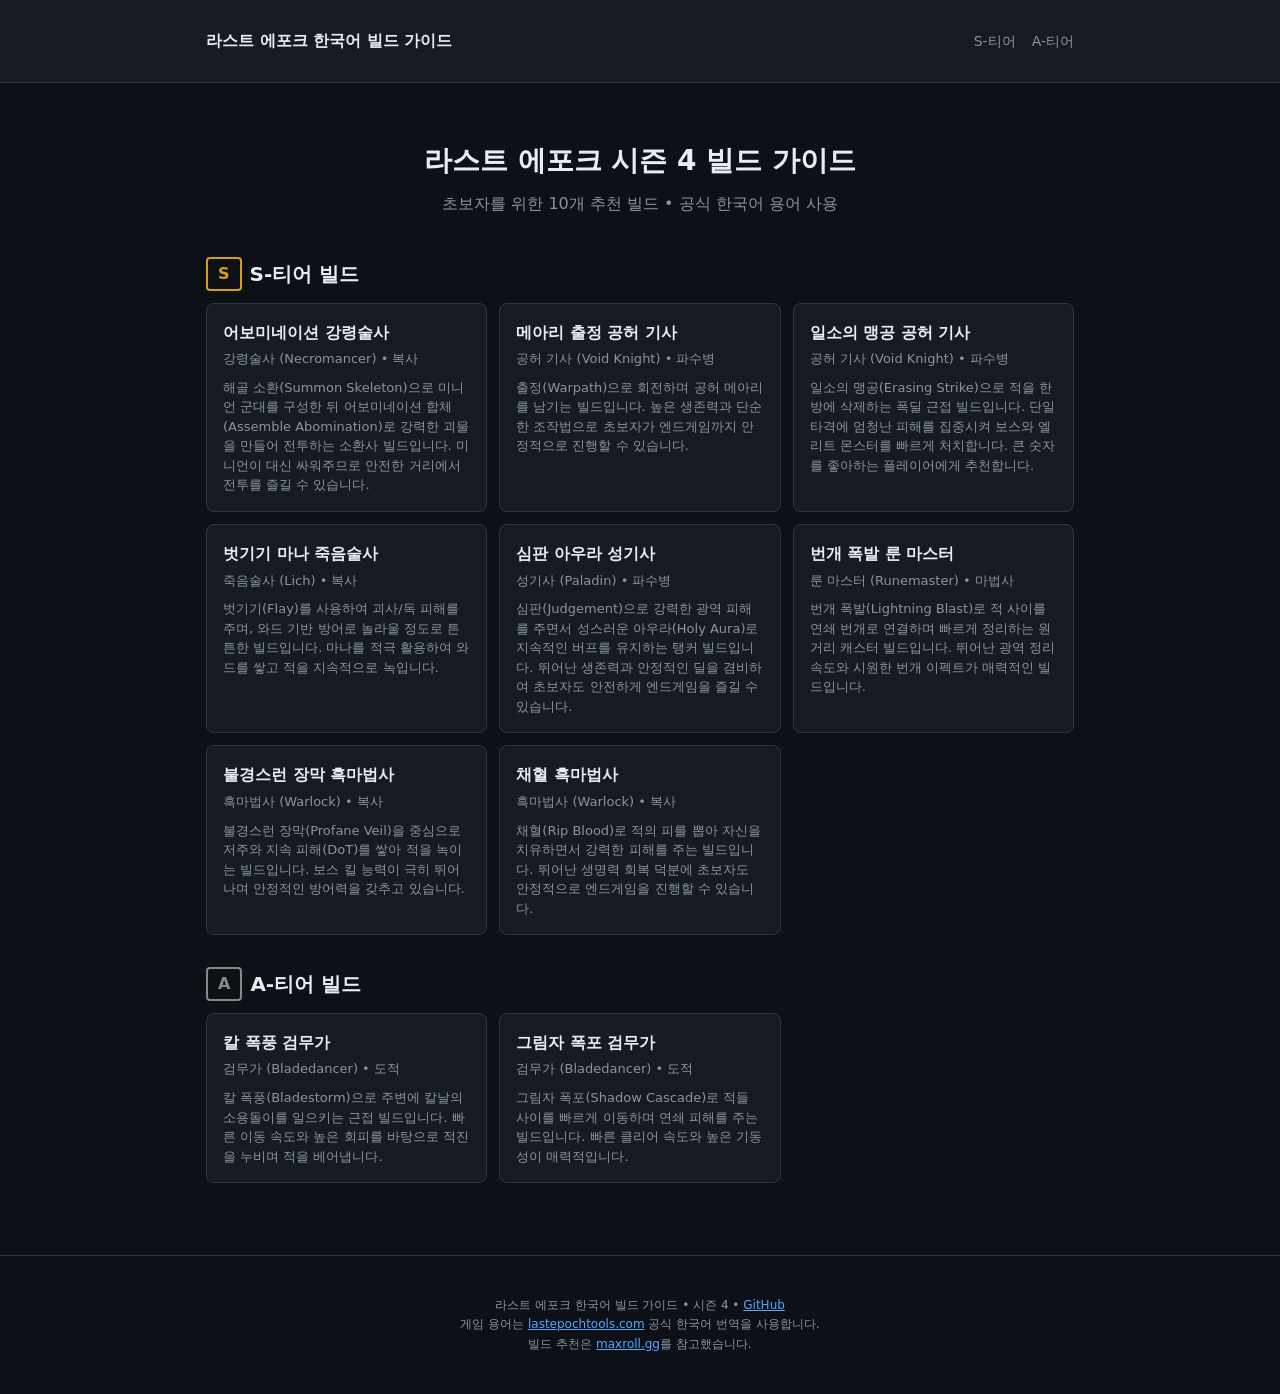
<file: guides/index.html>
<!DOCTYPE html>
<html lang="ko">
<head>
  <meta charset="UTF-8">
  <meta name="viewport" content="width=device-width, initial-scale=1.0">
  <title>라스트 에포크 한국어 빌드 가이드 - 시즌 4</title>
  <meta name="description" content="라스트 에포크 시즌 4 초보자를 위한 한국어 빌드 가이드. S티어, A티어 빌드를 공식 한국어 용어로 설명합니다.">
  <meta property="og:title" content="라스트 에포크 한국어 빌드 가이드 - 시즌 4">
  <meta property="og:description" content="초보자를 위한 10개 빌드 가이드. 공식 한국어 용어 사용.">
  <meta property="og:type" content="website">
  <meta property="og:url" content="https://fnrkp089.github.io/lastepoch-kr">
  <link rel="stylesheet" href="style.css">
</head>
<body>

<header class="site-header">
  <div class="container">
    <a href="index.html" class="site-title">라스트 에포크 한국어 빌드 가이드</a>
    <nav class="nav">
      <a href="#s-tier">S-티어</a>
      <a href="#a-tier">A-티어</a>
    </nav>
  </div>
</header>

<main class="container">

  <div class="hero">
    <h1>라스트 에포크 시즌 4 빌드 가이드</h1>
    <p>초보자를 위한 10개 추천 빌드 &bull; 공식 한국어 용어 사용</p>
  </div>

  <div class="tier-section" id="s-tier">
    <div class="tier-title">
      <span class="badge badge-s">S</span> S-티어 빌드
    </div>
    <div class="build-grid">
      <a href="abomination-necromancer.html" class="build-card">
        <h3>어보미네이션 강령술사</h3>
        <div class="card-class">강령술사 (Necromancer) &bull; 복사</div>
        <div class="card-summary">해골 소환(Summon Skeleton)으로 미니언 군대를 구성한 뒤 어보미네이션 합체(Assemble Abomination)로 강력한 괴물을 만들어 전투하는 소환사 빌드입니다. 미니언이 대신 싸워주므로 안전한 거리에서 전투를 즐길 수 있습니다.</div>
      </a>
      <a href="echo-warpath-void-knight.html" class="build-card">
        <h3>메아리 출정 공허 기사</h3>
        <div class="card-class">공허 기사 (Void Knight) &bull; 파수병</div>
        <div class="card-summary">출정(Warpath)으로 회전하며 공허 메아리를 남기는 빌드입니다. 높은 생존력과 단순한 조작법으로 초보자가 엔드게임까지 안정적으로 진행할 수 있습니다.</div>
      </a>
      <a href="erasing-strike-void-knight.html" class="build-card">
        <h3>일소의 맹공 공허 기사</h3>
        <div class="card-class">공허 기사 (Void Knight) &bull; 파수병</div>
        <div class="card-summary">일소의 맹공(Erasing Strike)으로 적을 한 방에 삭제하는 폭딜 근접 빌드입니다. 단일 타격에 엄청난 피해를 집중시켜 보스와 엘리트 몬스터를 빠르게 처치합니다. 큰 숫자를 좋아하는 플레이어에게 추천합니다.</div>
      </a>
      <a href="flay-mana-lich.html" class="build-card">
        <h3>벗기기 마나 죽음술사</h3>
        <div class="card-class">죽음술사 (Lich) &bull; 복사</div>
        <div class="card-summary">벗기기(Flay)를 사용하여 괴사/독 피해를 주며, 와드 기반 방어로 놀라울 정도로 튼튼한 빌드입니다. 마나를 적극 활용하여 와드를 쌓고 적을 지속적으로 녹입니다.</div>
      </a>
      <a href="judgement-aura-paladin.html" class="build-card">
        <h3>심판 아우라 성기사</h3>
        <div class="card-class">성기사 (Paladin) &bull; 파수병</div>
        <div class="card-summary">심판(Judgement)으로 강력한 광역 피해를 주면서 성스러운 아우라(Holy Aura)로 지속적인 버프를 유지하는 탱커 빌드입니다. 뛰어난 생존력과 안정적인 딜을 겸비하여 초보자도 안전하게 엔드게임을 즐길 수 있습니다.</div>
      </a>
      <a href="lightning-blast-runemaster.html" class="build-card">
        <h3>번개 폭발 룬 마스터</h3>
        <div class="card-class">룬 마스터 (Runemaster) &bull; 마법사</div>
        <div class="card-summary">번개 폭발(Lightning Blast)로 적 사이를 연쇄 번개로 연결하며 빠르게 정리하는 원거리 캐스터 빌드입니다. 뛰어난 광역 정리 속도와 시원한 번개 이펙트가 매력적인 빌드입니다.</div>
      </a>
      <a href="profane-veil-warlock.html" class="build-card">
        <h3>불경스런 장막 흑마법사</h3>
        <div class="card-class">흑마법사 (Warlock) &bull; 복사</div>
        <div class="card-summary">불경스런 장막(Profane Veil)을 중심으로 저주와 지속 피해(DoT)를 쌓아 적을 녹이는 빌드입니다. 보스 킬 능력이 극히 뛰어나며 안정적인 방어력을 갖추고 있습니다.</div>
      </a>
      <a href="rip-blood-warlock.html" class="build-card">
        <h3>채혈 흑마법사</h3>
        <div class="card-class">흑마법사 (Warlock) &bull; 복사</div>
        <div class="card-summary">채혈(Rip Blood)로 적의 피를 뽑아 자신을 치유하면서 강력한 피해를 주는 빌드입니다. 뛰어난 생명력 회복 덕분에 초보자도 안정적으로 엔드게임을 진행할 수 있습니다.</div>
      </a>
    </div>
  </div>

  <div class="tier-section" id="a-tier">
    <div class="tier-title">
      <span class="badge badge-a">A</span> A-티어 빌드
    </div>
    <div class="build-grid">
      <a href="bladestorm-bladedancer.html" class="build-card">
        <h3>칼 폭풍 검무가</h3>
        <div class="card-class">검무가 (Bladedancer) &bull; 도적</div>
        <div class="card-summary">칼 폭풍(Bladestorm)으로 주변에 칼날의 소용돌이를 일으키는 근접 빌드입니다. 빠른 이동 속도와 높은 회피를 바탕으로 적진을 누비며 적을 베어냅니다.</div>
      </a>
      <a href="shadow-cascade-bladedancer.html" class="build-card">
        <h3>그림자 폭포 검무가</h3>
        <div class="card-class">검무가 (Bladedancer) &bull; 도적</div>
        <div class="card-summary">그림자 폭포(Shadow Cascade)로 적들 사이를 빠르게 이동하며 연쇄 피해를 주는 빌드입니다. 빠른 클리어 속도와 높은 기동성이 매력적입니다.</div>
      </a>
    </div>
  </div>

</main>

<footer class="site-footer">
  <div class="container">
    라스트 에포크 한국어 빌드 가이드 &bull; 시즌 4 &bull;
    <a href="https://github.com/fnrkp089/lastepoch-kr" target="_blank">GitHub</a>
    <br>게임 용어는 <a href="https://www.lastepochtools.com" target="_blank">lastepochtools.com</a> 공식 한국어 번역을 사용합니다.
    <br>빌드 추천은 <a href="https://maxroll.gg/last-epoch" target="_blank">maxroll.gg</a>를 참고했습니다.
  </div>
</footer>

</body>
</html>
</file>
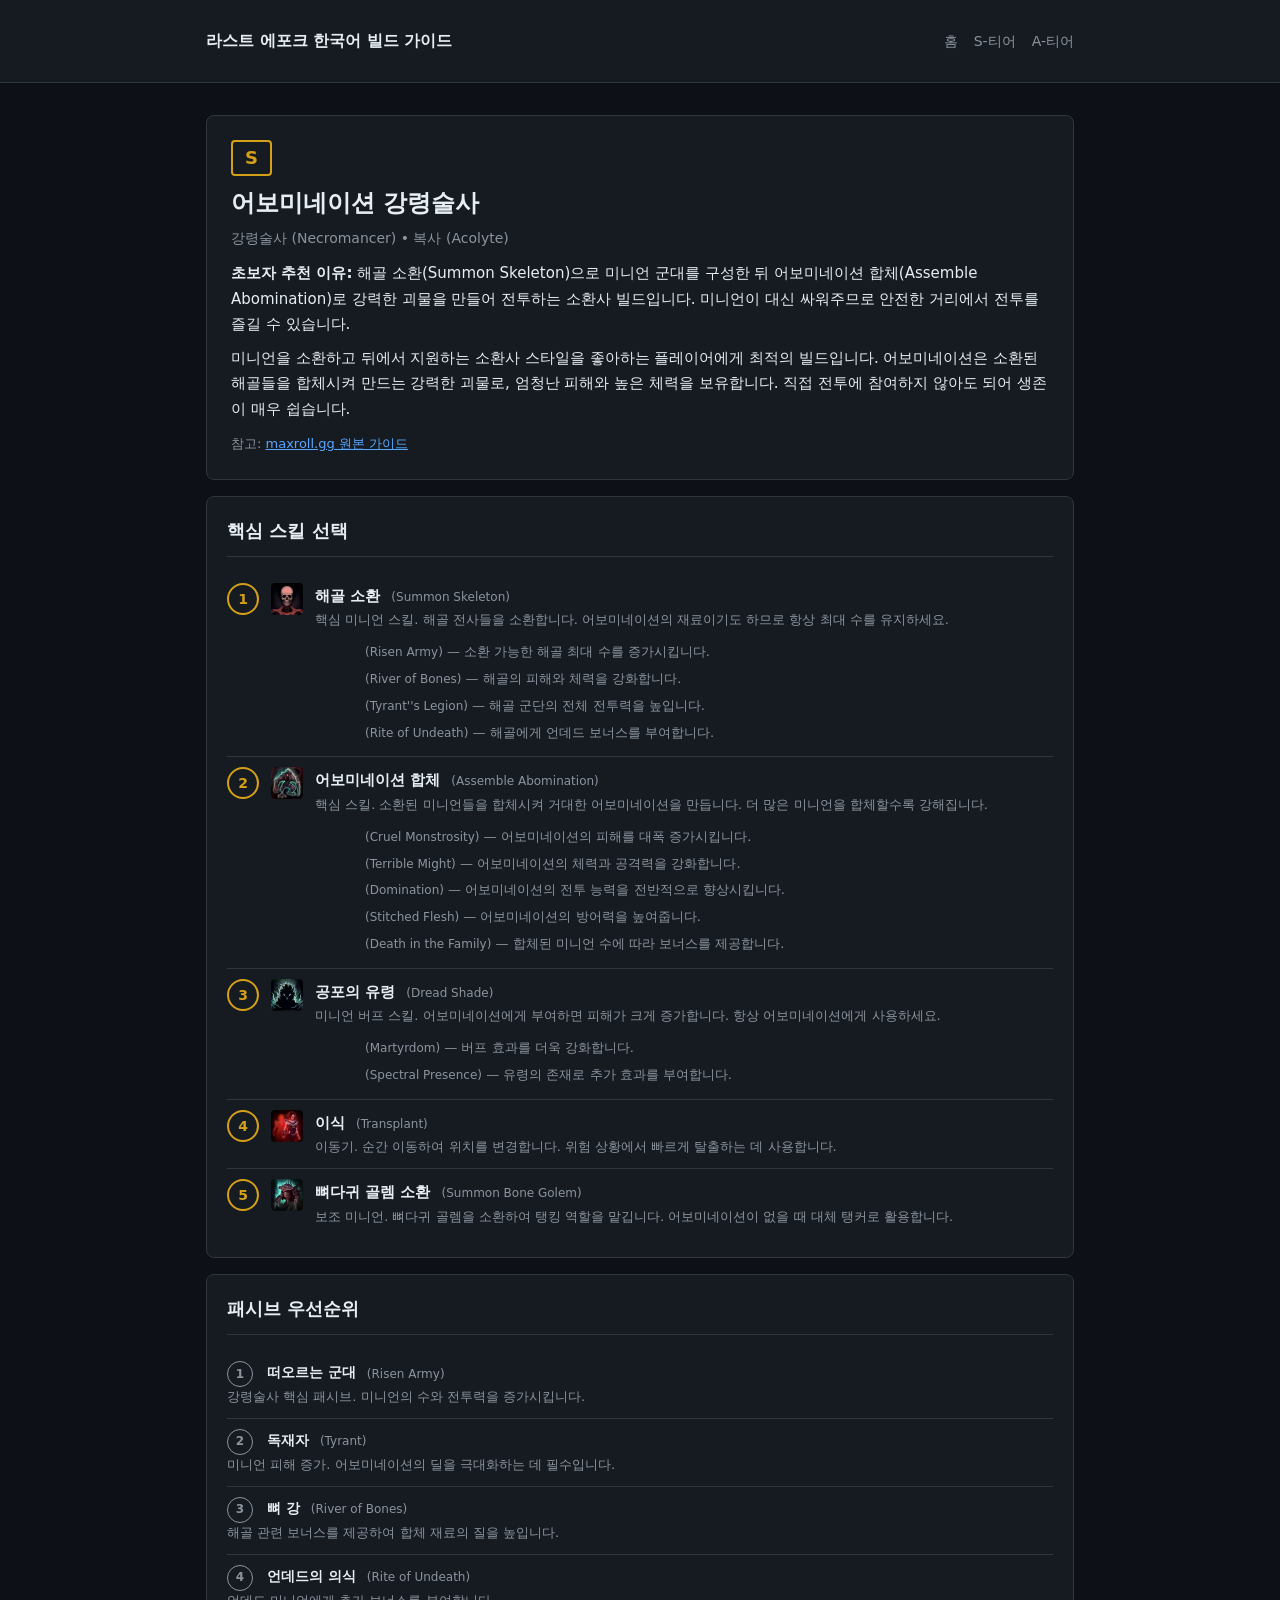
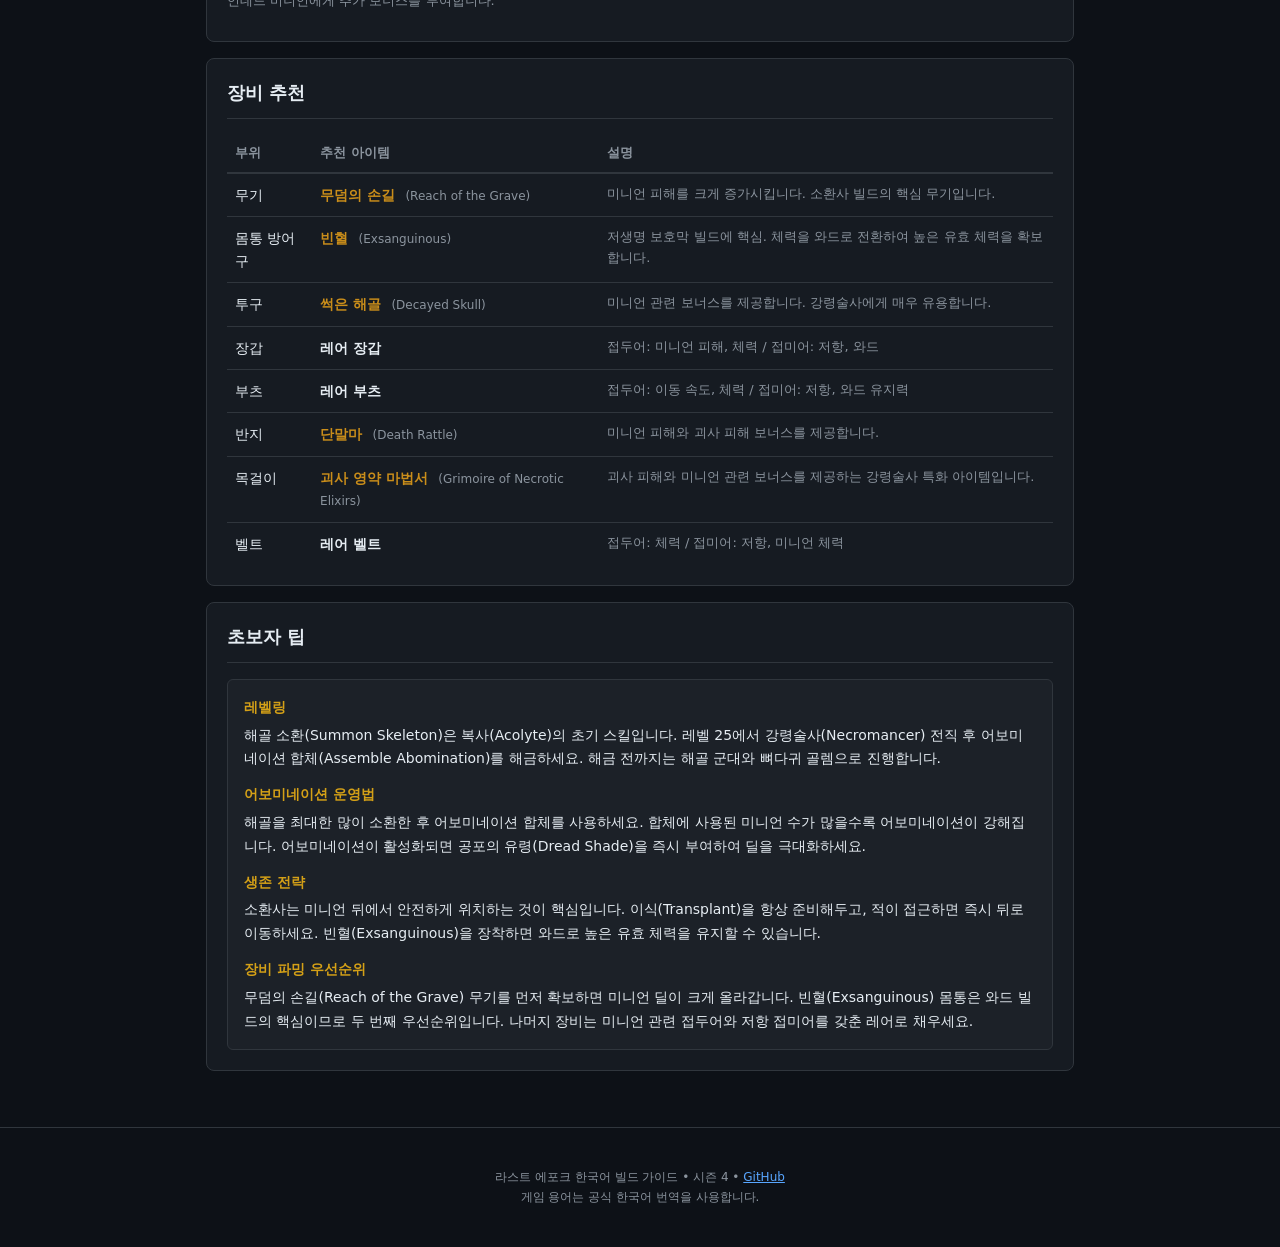
<file: guides/abomination-necromancer.html>
<!DOCTYPE html>
<html lang="ko">
<head>
  <meta charset="UTF-8">
  <meta name="viewport" content="width=device-width, initial-scale=1.0">
  <title>어보미네이션 강령술사 - 라스트 에포크 빌드 가이드</title>
  <meta name="description" content="해골 소환(Summon Skeleton)으로 미니언 군대를 구성한 뒤 어보미네이션 합체(Assemble Abomination)로 강력한 괴물을 만들어 전투하는 소환사 빌드입니다. 미니언이 대신 싸워주므로 안전한 거리에서 전투를 즐길 수 있습니다.">
  <meta property="og:title" content="어보미네이션 강령술사 - 라스트 에포크 시즌4 빌드 가이드">
  <meta property="og:description" content="해골 소환(Summon Skeleton)으로 미니언 군대를 구성한 뒤 어보미네이션 합체(Assemble Abomination)로 강력한 괴물을 만들어 전투하는 소환사 빌드입니다. 미니언이 대신 싸워주므로 안전한 거리에서 전투를 즐길 수 있습니다.">
  <meta property="og:type" content="article">
  <meta property="og:url" content="https://fnrkp089.github.io/lastepoch-kr/abomination-necromancer.html">
  <link rel="stylesheet" href="style.css">
</head>
<body>

<header class="site-header">
  <div class="container">
    <a href="index.html" class="site-title">라스트 에포크 한국어 빌드 가이드</a>
    <nav class="nav">
      <a href="index.html">홈</a>
      <a href="index.html#s-tier">S-티어</a>
      <a href="index.html#a-tier">A-티어</a>
    </nav>
  </div>
</header>

<main class="container">

  <!-- Build Header -->
  <div class="build-header">
    <span class="tier-badge ">S</span>
    <h1 class="build-title">어보미네이션 강령술사</h1>
    <div class="build-class">
      강령술사 (Necromancer) &bull; 복사 (Acolyte)
    </div>
    <div class="build-summary">
      <strong>초보자 추천 이유:</strong> 해골 소환(Summon Skeleton)으로 미니언 군대를 구성한 뒤 어보미네이션 합체(Assemble Abomination)로 강력한 괴물을 만들어 전투하는 소환사 빌드입니다. 미니언이 대신 싸워주므로 안전한 거리에서 전투를 즐길 수 있습니다.
    </div>
    <div class="build-summary" style="margin-top:8px">
      미니언을 소환하고 뒤에서 지원하는 소환사 스타일을 좋아하는 플레이어에게 최적의 빌드입니다. 어보미네이션은 소환된 해골들을 합체시켜 만드는 강력한 괴물로, 엄청난 피해와 높은 체력을 보유합니다. 직접 전투에 참여하지 않아도 되어 생존이 매우 쉽습니다.
    </div>
    <div class="source-link">
      참고: <a href="https://maxroll.gg/last-epoch/build-guides/abomination-necromancer-guide" target="_blank" rel="noopener">maxroll.gg 원본 가이드</a>
    </div>
  </div>

  <!-- Core Skills -->
  <div class="section">
    <h2>핵심 스킬 선택</h2>
    <div class="skill-step">
      <div class="step-num">1</div>
      <img class="skill-icon" src="https://fnrkp089.github.io/lastepoch-kr/lastepoch_skill_icons/icons/summon_skeleton.png" alt="해골 소환" width="32" height="32" loading="lazy">
      <div class="skill-info">
        <span class="skill-name-kr">해골 소환</span>
        <span class="skill-name-en">(Summon Skeleton)</span>
        <div class="skill-note">핵심 미니언 스킬. 해골 전사들을 소환합니다. 어보미네이션의 재료이기도 하므로 항상 최대 수를 유지하세요.</div>
        <div class="node-list">
          <div class="node-item">
            <span class="node-name"></span>
            <span class="skill-name-en">(Risen Army)</span>
             — 소환 가능한 해골 최대 수를 증가시킵니다.
          </div>
          <div class="node-item">
            <span class="node-name"></span>
            <span class="skill-name-en">(River of Bones)</span>
             — 해골의 피해와 체력을 강화합니다.
          </div>
          <div class="node-item">
            <span class="node-name"></span>
            <span class="skill-name-en">(Tyrant&#x27;&#x27;s Legion)</span>
             — 해골 군단의 전체 전투력을 높입니다.
          </div>
          <div class="node-item">
            <span class="node-name"></span>
            <span class="skill-name-en">(Rite of Undeath)</span>
             — 해골에게 언데드 보너스를 부여합니다.
          </div>
        </div>
      </div>
    </div>
    <div class="skill-step">
      <div class="step-num">2</div>
      <img class="skill-icon" src="https://fnrkp089.github.io/lastepoch-kr/lastepoch_skill_icons/icons/assemble_abomination.png" alt="어보미네이션 합체" width="32" height="32" loading="lazy">
      <div class="skill-info">
        <span class="skill-name-kr">어보미네이션 합체</span>
        <span class="skill-name-en">(Assemble Abomination)</span>
        <div class="skill-note">핵심 스킬. 소환된 미니언들을 합체시켜 거대한 어보미네이션을 만듭니다. 더 많은 미니언을 합체할수록 강해집니다.</div>
        <div class="node-list">
          <div class="node-item">
            <span class="node-name"></span>
            <span class="skill-name-en">(Cruel Monstrosity)</span>
             — 어보미네이션의 피해를 대폭 증가시킵니다.
          </div>
          <div class="node-item">
            <span class="node-name"></span>
            <span class="skill-name-en">(Terrible Might)</span>
             — 어보미네이션의 체력과 공격력을 강화합니다.
          </div>
          <div class="node-item">
            <span class="node-name"></span>
            <span class="skill-name-en">(Domination)</span>
             — 어보미네이션의 전투 능력을 전반적으로 향상시킵니다.
          </div>
          <div class="node-item">
            <span class="node-name"></span>
            <span class="skill-name-en">(Stitched Flesh)</span>
             — 어보미네이션의 방어력을 높여줍니다.
          </div>
          <div class="node-item">
            <span class="node-name"></span>
            <span class="skill-name-en">(Death in the Family)</span>
             — 합체된 미니언 수에 따라 보너스를 제공합니다.
          </div>
        </div>
      </div>
    </div>
    <div class="skill-step">
      <div class="step-num">3</div>
      <img class="skill-icon" src="https://fnrkp089.github.io/lastepoch-kr/lastepoch_skill_icons/icons/dread_shade.png" alt="공포의 유령" width="32" height="32" loading="lazy">
      <div class="skill-info">
        <span class="skill-name-kr">공포의 유령</span>
        <span class="skill-name-en">(Dread Shade)</span>
        <div class="skill-note">미니언 버프 스킬. 어보미네이션에게 부여하면 피해가 크게 증가합니다. 항상 어보미네이션에게 사용하세요.</div>
        <div class="node-list">
          <div class="node-item">
            <span class="node-name"></span>
            <span class="skill-name-en">(Martyrdom)</span>
             — 버프 효과를 더욱 강화합니다.
          </div>
          <div class="node-item">
            <span class="node-name"></span>
            <span class="skill-name-en">(Spectral Presence)</span>
             — 유령의 존재로 추가 효과를 부여합니다.
          </div>
        </div>
      </div>
    </div>
    <div class="skill-step">
      <div class="step-num">4</div>
      <img class="skill-icon" src="https://fnrkp089.github.io/lastepoch-kr/lastepoch_skill_icons/icons/transplant.png" alt="이식" width="32" height="32" loading="lazy">
      <div class="skill-info">
        <span class="skill-name-kr">이식</span>
        <span class="skill-name-en">(Transplant)</span>
        <div class="skill-note">이동기. 순간 이동하여 위치를 변경합니다. 위험 상황에서 빠르게 탈출하는 데 사용합니다.</div>
      </div>
    </div>
    <div class="skill-step">
      <div class="step-num">5</div>
      <img class="skill-icon" src="https://fnrkp089.github.io/lastepoch-kr/lastepoch_skill_icons/icons/summon_bone_golem.png" alt="뼈다귀 골렘 소환" width="32" height="32" loading="lazy">
      <div class="skill-info">
        <span class="skill-name-kr">뼈다귀 골렘 소환</span>
        <span class="skill-name-en">(Summon Bone Golem)</span>
        <div class="skill-note">보조 미니언. 뼈다귀 골렘을 소환하여 탱킹 역할을 맡깁니다. 어보미네이션이 없을 때 대체 탱커로 활용합니다.</div>
      </div>
    </div>
  </div>

  <!-- Passive Priorities -->
  <div class="section">
    <h2>패시브 우선순위</h2>
    <ol class="passive-list">
      <li class="passive-item">
        <span class="passive-name">떠오르는 군대</span>
        <span class="skill-name-en">(Risen Army)</span>
        <div class="passive-note">강령술사 핵심 패시브. 미니언의 수와 전투력을 증가시킵니다.</div>
      </li>
      <li class="passive-item">
        <span class="passive-name">독재자</span>
        <span class="skill-name-en">(Tyrant)</span>
        <div class="passive-note">미니언 피해 증가. 어보미네이션의 딜을 극대화하는 데 필수입니다.</div>
      </li>
      <li class="passive-item">
        <span class="passive-name">뼈 강</span>
        <span class="skill-name-en">(River of Bones)</span>
        <div class="passive-note">해골 관련 보너스를 제공하여 합체 재료의 질을 높입니다.</div>
      </li>
      <li class="passive-item">
        <span class="passive-name">언데드의 의식</span>
        <span class="skill-name-en">(Rite of Undeath)</span>
        <div class="passive-note">언데드 미니언에게 추가 보너스를 부여합니다.</div>
      </li>
    </ol>
  </div>

  <!-- Gear Recommendations -->
  <div class="section">
    <h2>장비 추천</h2>
    <table class="gear-table">
      <thead>
        <tr>
          <th>부위</th>
          <th>추천 아이템</th>
          <th>설명</th>
        </tr>
      </thead>
      <tbody>
        <tr>
          <td>무기</td>
          <td>
            <span class="unique-name">무덤의 손길</span>
            <span class="skill-name-en">(Reach of the Grave)</span>
          </td>
          <td class="gear-note">미니언 피해를 크게 증가시킵니다. 소환사 빌드의 핵심 무기입니다.</td>
        </tr>
        <tr>
          <td>몸통 방어구</td>
          <td>
            <span class="unique-name">빈혈</span>
            <span class="skill-name-en">(Exsanguinous)</span>
          </td>
          <td class="gear-note">저생명 보호막 빌드에 핵심. 체력을 와드로 전환하여 높은 유효 체력을 확보합니다.</td>
        </tr>
        <tr>
          <td>투구</td>
          <td>
            <span class="unique-name">썩은 해골</span>
            <span class="skill-name-en">(Decayed Skull)</span>
          </td>
          <td class="gear-note">미니언 관련 보너스를 제공합니다. 강령술사에게 매우 유용합니다.</td>
        </tr>
        <tr>
          <td>장갑</td>
          <td>
            <span class="rare-name">레어 장갑</span>
          </td>
          <td class="gear-note">접두어: 미니언 피해, 체력 / 접미어: 저항, 와드</td>
        </tr>
        <tr>
          <td>부츠</td>
          <td>
            <span class="rare-name">레어 부츠</span>
          </td>
          <td class="gear-note">접두어: 이동 속도, 체력 / 접미어: 저항, 와드 유지력</td>
        </tr>
        <tr>
          <td>반지</td>
          <td>
            <span class="unique-name">단말마</span>
            <span class="skill-name-en">(Death Rattle)</span>
          </td>
          <td class="gear-note">미니언 피해와 괴사 피해 보너스를 제공합니다.</td>
        </tr>
        <tr>
          <td>목걸이</td>
          <td>
            <span class="unique-name">괴사 영약 마법서</span>
            <span class="skill-name-en">(Grimoire of Necrotic Elixirs)</span>
          </td>
          <td class="gear-note">괴사 피해와 미니언 관련 보너스를 제공하는 강령술사 특화 아이템입니다.</td>
        </tr>
        <tr>
          <td>벨트</td>
          <td>
            <span class="rare-name">레어 벨트</span>
          </td>
          <td class="gear-note">접두어: 체력 / 접미어: 저항, 미니언 체력</td>
        </tr>
      </tbody>
    </table>
  </div>

  <!-- Beginner Tips -->
  <div class="section">
    <h2>초보자 팁</h2>
    <div class="tip-box">
      <div class="tip-content">
        <div class="tip-title">레벨링</div>
        해골 소환(Summon Skeleton)은 복사(Acolyte)의 초기 스킬입니다. 레벨 25에서 강령술사(Necromancer) 전직 후 어보미네이션 합체(Assemble Abomination)를 해금하세요. 해금 전까지는 해골 군대와 뼈다귀 골렘으로 진행합니다.
      </div>
      <div class="tip-content">
        <div class="tip-title">어보미네이션 운영법</div>
        해골을 최대한 많이 소환한 후 어보미네이션 합체를 사용하세요. 합체에 사용된 미니언 수가 많을수록 어보미네이션이 강해집니다. 어보미네이션이 활성화되면 공포의 유령(Dread Shade)을 즉시 부여하여 딜을 극대화하세요.
      </div>
      <div class="tip-content">
        <div class="tip-title">생존 전략</div>
        소환사는 미니언 뒤에서 안전하게 위치하는 것이 핵심입니다. 이식(Transplant)을 항상 준비해두고, 적이 접근하면 즉시 뒤로 이동하세요. 빈혈(Exsanguinous)을 장착하면 와드로 높은 유효 체력을 유지할 수 있습니다.
      </div>
      <div class="tip-content">
        <div class="tip-title">장비 파밍 우선순위</div>
        무덤의 손길(Reach of the Grave) 무기를 먼저 확보하면 미니언 딜이 크게 올라갑니다. 빈혈(Exsanguinous) 몸통은 와드 빌드의 핵심이므로 두 번째 우선순위입니다. 나머지 장비는 미니언 관련 접두어와 저항 접미어를 갖춘 레어로 채우세요.
      </div>
    </div>
  </div>

</main>

<footer class="site-footer">
  <div class="container">
    라스트 에포크 한국어 빌드 가이드 &bull; 시즌 4 &bull;
    <a href="https://github.com/fnrkp089/lastepoch-kr" target="_blank">GitHub</a>
    <br>게임 용어는 공식 한국어 번역을 사용합니다.
  </div>
</footer>

</body>
</html>
</file>
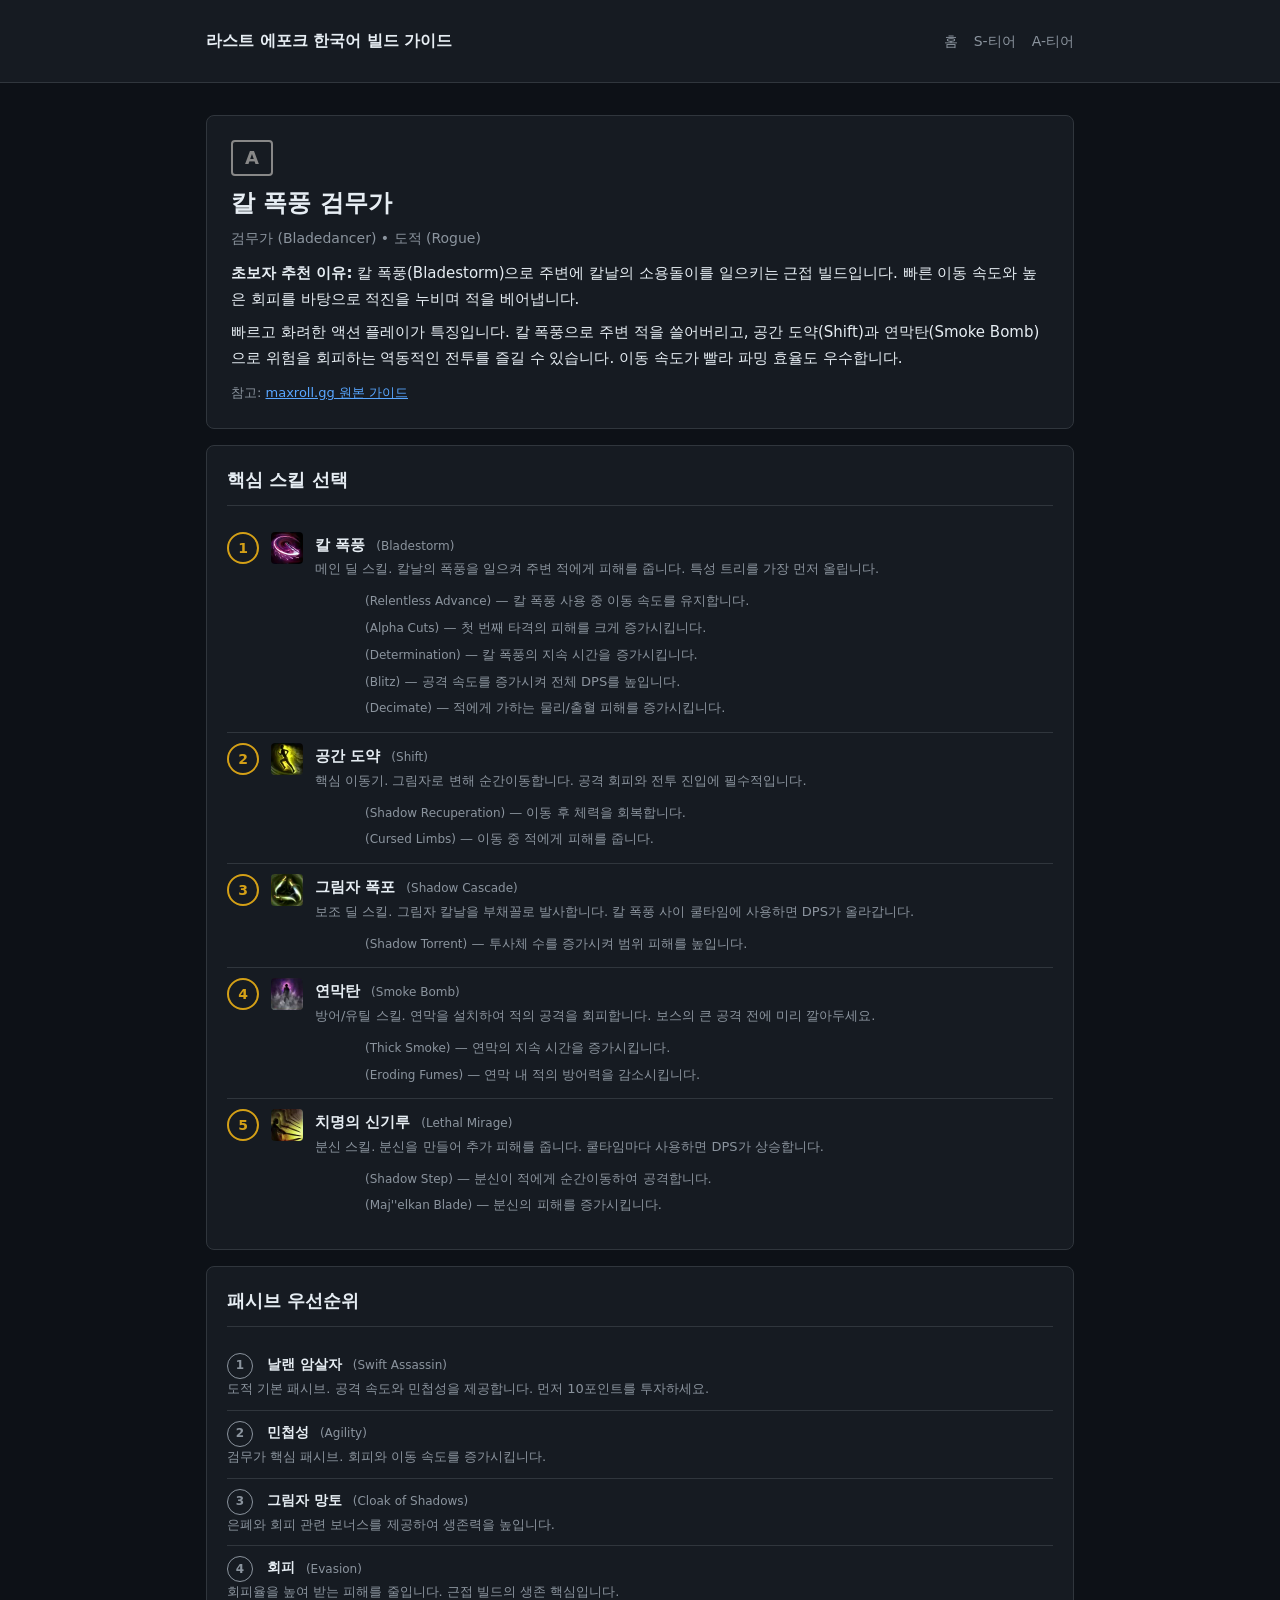
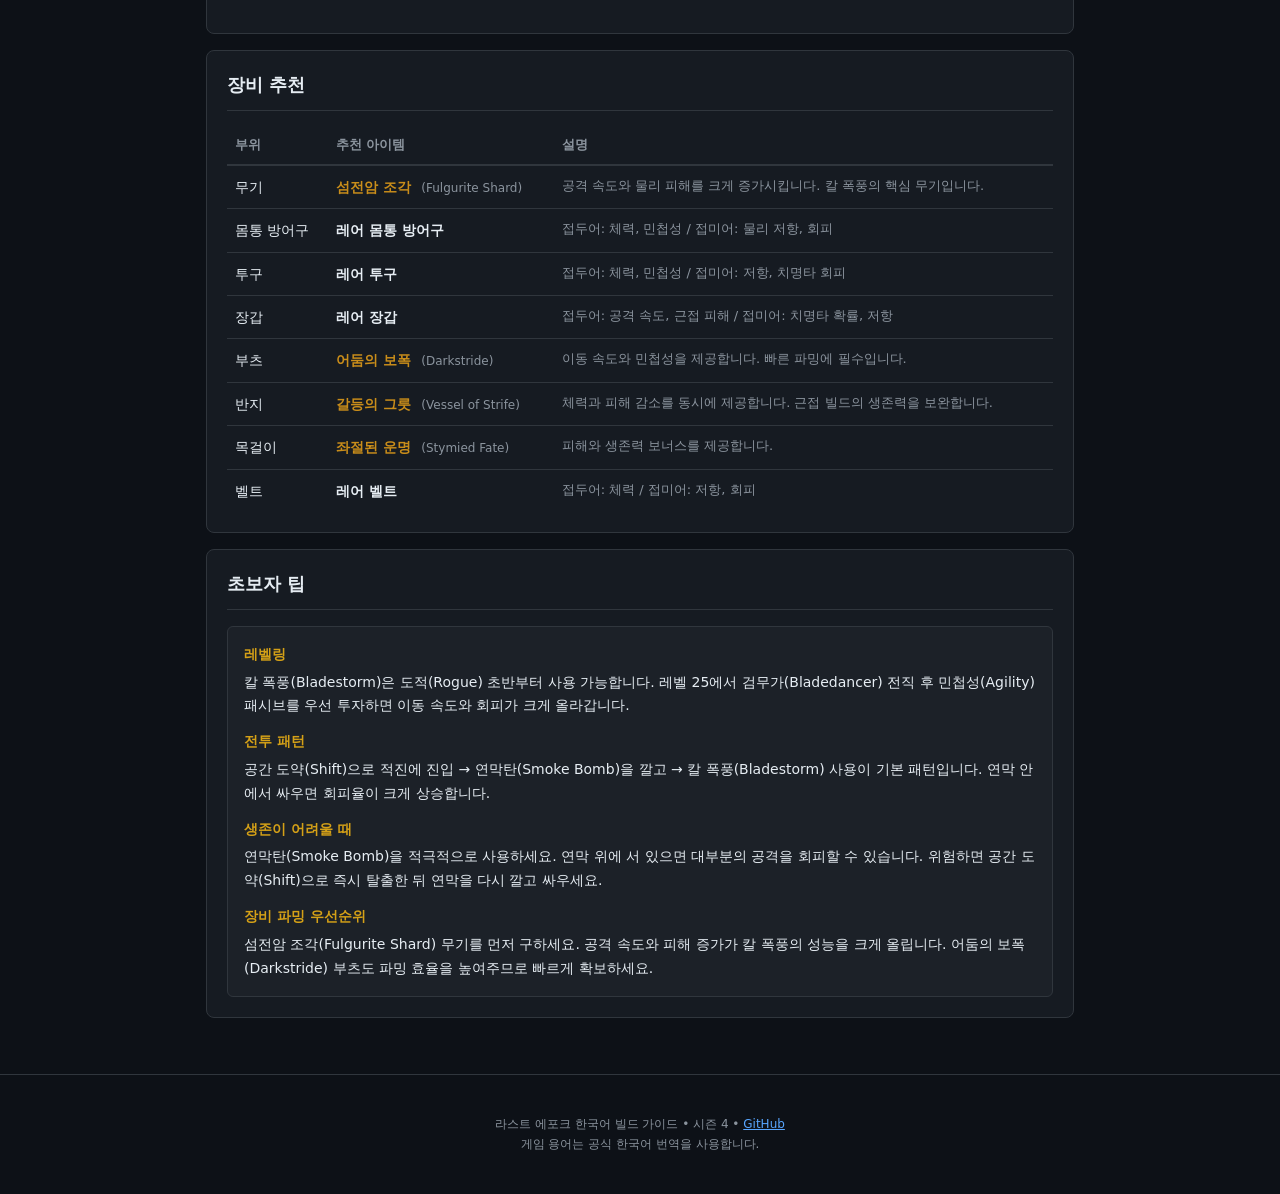
<file: guides/bladestorm-bladedancer.html>
<!DOCTYPE html>
<html lang="ko">
<head>
  <meta charset="UTF-8">
  <meta name="viewport" content="width=device-width, initial-scale=1.0">
  <title>칼 폭풍 검무가 - 라스트 에포크 빌드 가이드</title>
  <meta name="description" content="칼 폭풍(Bladestorm)으로 주변에 칼날의 소용돌이를 일으키는 근접 빌드입니다. 빠른 이동 속도와 높은 회피를 바탕으로 적진을 누비며 적을 베어냅니다.">
  <meta property="og:title" content="칼 폭풍 검무가 - 라스트 에포크 시즌4 빌드 가이드">
  <meta property="og:description" content="칼 폭풍(Bladestorm)으로 주변에 칼날의 소용돌이를 일으키는 근접 빌드입니다. 빠른 이동 속도와 높은 회피를 바탕으로 적진을 누비며 적을 베어냅니다.">
  <meta property="og:type" content="article">
  <meta property="og:url" content="https://fnrkp089.github.io/lastepoch-kr/bladestorm-bladedancer.html">
  <link rel="stylesheet" href="style.css">
</head>
<body>

<header class="site-header">
  <div class="container">
    <a href="index.html" class="site-title">라스트 에포크 한국어 빌드 가이드</a>
    <nav class="nav">
      <a href="index.html">홈</a>
      <a href="index.html#s-tier">S-티어</a>
      <a href="index.html#a-tier">A-티어</a>
    </nav>
  </div>
</header>

<main class="container">

  <!-- Build Header -->
  <div class="build-header">
    <span class="tier-badge tier-a">A</span>
    <h1 class="build-title">칼 폭풍 검무가</h1>
    <div class="build-class">
      검무가 (Bladedancer) &bull; 도적 (Rogue)
    </div>
    <div class="build-summary">
      <strong>초보자 추천 이유:</strong> 칼 폭풍(Bladestorm)으로 주변에 칼날의 소용돌이를 일으키는 근접 빌드입니다. 빠른 이동 속도와 높은 회피를 바탕으로 적진을 누비며 적을 베어냅니다.
    </div>
    <div class="build-summary" style="margin-top:8px">
      빠르고 화려한 액션 플레이가 특징입니다. 칼 폭풍으로 주변 적을 쓸어버리고, 공간 도약(Shift)과 연막탄(Smoke Bomb)으로 위험을 회피하는 역동적인 전투를 즐길 수 있습니다. 이동 속도가 빨라 파밍 효율도 우수합니다.
    </div>
    <div class="source-link">
      참고: <a href="https://maxroll.gg/last-epoch/build-guides/bladestorm-bladedancer-guide" target="_blank" rel="noopener">maxroll.gg 원본 가이드</a>
    </div>
  </div>

  <!-- Core Skills -->
  <div class="section">
    <h2>핵심 스킬 선택</h2>
    <div class="skill-step">
      <div class="step-num">1</div>
      <img class="skill-icon" src="https://fnrkp089.github.io/lastepoch-kr/lastepoch_skill_icons/icons/bladestorm.png" alt="칼 폭풍" width="32" height="32" loading="lazy">
      <div class="skill-info">
        <span class="skill-name-kr">칼 폭풍</span>
        <span class="skill-name-en">(Bladestorm)</span>
        <div class="skill-note">메인 딜 스킬. 칼날의 폭풍을 일으켜 주변 적에게 피해를 줍니다. 특성 트리를 가장 먼저 올립니다.</div>
        <div class="node-list">
          <div class="node-item">
            <span class="node-name"></span>
            <span class="skill-name-en">(Relentless Advance)</span>
             — 칼 폭풍 사용 중 이동 속도를 유지합니다.
          </div>
          <div class="node-item">
            <span class="node-name"></span>
            <span class="skill-name-en">(Alpha Cuts)</span>
             — 첫 번째 타격의 피해를 크게 증가시킵니다.
          </div>
          <div class="node-item">
            <span class="node-name"></span>
            <span class="skill-name-en">(Determination)</span>
             — 칼 폭풍의 지속 시간을 증가시킵니다.
          </div>
          <div class="node-item">
            <span class="node-name"></span>
            <span class="skill-name-en">(Blitz)</span>
             — 공격 속도를 증가시켜 전체 DPS를 높입니다.
          </div>
          <div class="node-item">
            <span class="node-name"></span>
            <span class="skill-name-en">(Decimate)</span>
             — 적에게 가하는 물리/출혈 피해를 증가시킵니다.
          </div>
        </div>
      </div>
    </div>
    <div class="skill-step">
      <div class="step-num">2</div>
      <img class="skill-icon" src="https://fnrkp089.github.io/lastepoch-kr/lastepoch_skill_icons/icons/shift.png" alt="공간 도약" width="32" height="32" loading="lazy">
      <div class="skill-info">
        <span class="skill-name-kr">공간 도약</span>
        <span class="skill-name-en">(Shift)</span>
        <div class="skill-note">핵심 이동기. 그림자로 변해 순간이동합니다. 공격 회피와 전투 진입에 필수적입니다.</div>
        <div class="node-list">
          <div class="node-item">
            <span class="node-name"></span>
            <span class="skill-name-en">(Shadow Recuperation)</span>
             — 이동 후 체력을 회복합니다.
          </div>
          <div class="node-item">
            <span class="node-name"></span>
            <span class="skill-name-en">(Cursed Limbs)</span>
             — 이동 중 적에게 피해를 줍니다.
          </div>
        </div>
      </div>
    </div>
    <div class="skill-step">
      <div class="step-num">3</div>
      <img class="skill-icon" src="https://fnrkp089.github.io/lastepoch-kr/lastepoch_skill_icons/icons/shadow_cascade.png" alt="그림자 폭포" width="32" height="32" loading="lazy">
      <div class="skill-info">
        <span class="skill-name-kr">그림자 폭포</span>
        <span class="skill-name-en">(Shadow Cascade)</span>
        <div class="skill-note">보조 딜 스킬. 그림자 칼날을 부채꼴로 발사합니다. 칼 폭풍 사이 쿨타임에 사용하면 DPS가 올라갑니다.</div>
        <div class="node-list">
          <div class="node-item">
            <span class="node-name"></span>
            <span class="skill-name-en">(Shadow Torrent)</span>
             — 투사체 수를 증가시켜 범위 피해를 높입니다.
          </div>
        </div>
      </div>
    </div>
    <div class="skill-step">
      <div class="step-num">4</div>
      <img class="skill-icon" src="https://fnrkp089.github.io/lastepoch-kr/lastepoch_skill_icons/icons/smoke_bomb.png" alt="연막탄" width="32" height="32" loading="lazy">
      <div class="skill-info">
        <span class="skill-name-kr">연막탄</span>
        <span class="skill-name-en">(Smoke Bomb)</span>
        <div class="skill-note">방어/유틸 스킬. 연막을 설치하여 적의 공격을 회피합니다. 보스의 큰 공격 전에 미리 깔아두세요.</div>
        <div class="node-list">
          <div class="node-item">
            <span class="node-name"></span>
            <span class="skill-name-en">(Thick Smoke)</span>
             — 연막의 지속 시간을 증가시킵니다.
          </div>
          <div class="node-item">
            <span class="node-name"></span>
            <span class="skill-name-en">(Eroding Fumes)</span>
             — 연막 내 적의 방어력을 감소시킵니다.
          </div>
        </div>
      </div>
    </div>
    <div class="skill-step">
      <div class="step-num">5</div>
      <img class="skill-icon" src="https://fnrkp089.github.io/lastepoch-kr/lastepoch_skill_icons/icons/lethal_mirage.png" alt="치명의 신기루" width="32" height="32" loading="lazy">
      <div class="skill-info">
        <span class="skill-name-kr">치명의 신기루</span>
        <span class="skill-name-en">(Lethal Mirage)</span>
        <div class="skill-note">분신 스킬. 분신을 만들어 추가 피해를 줍니다. 쿨타임마다 사용하면 DPS가 상승합니다.</div>
        <div class="node-list">
          <div class="node-item">
            <span class="node-name"></span>
            <span class="skill-name-en">(Shadow Step)</span>
             — 분신이 적에게 순간이동하여 공격합니다.
          </div>
          <div class="node-item">
            <span class="node-name"></span>
            <span class="skill-name-en">(Maj&#x27;&#x27;elkan Blade)</span>
             — 분신의 피해를 증가시킵니다.
          </div>
        </div>
      </div>
    </div>
  </div>

  <!-- Passive Priorities -->
  <div class="section">
    <h2>패시브 우선순위</h2>
    <ol class="passive-list">
      <li class="passive-item">
        <span class="passive-name">날랜 암살자</span>
        <span class="skill-name-en">(Swift Assassin)</span>
        <div class="passive-note">도적 기본 패시브. 공격 속도와 민첩성을 제공합니다. 먼저 10포인트를 투자하세요.</div>
      </li>
      <li class="passive-item">
        <span class="passive-name">민첩성</span>
        <span class="skill-name-en">(Agility)</span>
        <div class="passive-note">검무가 핵심 패시브. 회피와 이동 속도를 증가시킵니다.</div>
      </li>
      <li class="passive-item">
        <span class="passive-name">그림자 망토</span>
        <span class="skill-name-en">(Cloak of Shadows)</span>
        <div class="passive-note">은폐와 회피 관련 보너스를 제공하여 생존력을 높입니다.</div>
      </li>
      <li class="passive-item">
        <span class="passive-name">회피</span>
        <span class="skill-name-en">(Evasion)</span>
        <div class="passive-note">회피율을 높여 받는 피해를 줄입니다. 근접 빌드의 생존 핵심입니다.</div>
      </li>
    </ol>
  </div>

  <!-- Gear Recommendations -->
  <div class="section">
    <h2>장비 추천</h2>
    <table class="gear-table">
      <thead>
        <tr>
          <th>부위</th>
          <th>추천 아이템</th>
          <th>설명</th>
        </tr>
      </thead>
      <tbody>
        <tr>
          <td>무기</td>
          <td>
            <span class="unique-name">섬전암 조각</span>
            <span class="skill-name-en">(Fulgurite Shard)</span>
          </td>
          <td class="gear-note">공격 속도와 물리 피해를 크게 증가시킵니다. 칼 폭풍의 핵심 무기입니다.</td>
        </tr>
        <tr>
          <td>몸통 방어구</td>
          <td>
            <span class="rare-name">레어 몸통 방어구</span>
          </td>
          <td class="gear-note">접두어: 체력, 민첩성 / 접미어: 물리 저항, 회피</td>
        </tr>
        <tr>
          <td>투구</td>
          <td>
            <span class="rare-name">레어 투구</span>
          </td>
          <td class="gear-note">접두어: 체력, 민첩성 / 접미어: 저항, 치명타 회피</td>
        </tr>
        <tr>
          <td>장갑</td>
          <td>
            <span class="rare-name">레어 장갑</span>
          </td>
          <td class="gear-note">접두어: 공격 속도, 근접 피해 / 접미어: 치명타 확률, 저항</td>
        </tr>
        <tr>
          <td>부츠</td>
          <td>
            <span class="unique-name">어둠의 보폭</span>
            <span class="skill-name-en">(Darkstride)</span>
          </td>
          <td class="gear-note">이동 속도와 민첩성을 제공합니다. 빠른 파밍에 필수입니다.</td>
        </tr>
        <tr>
          <td>반지</td>
          <td>
            <span class="unique-name">갈등의 그릇</span>
            <span class="skill-name-en">(Vessel of Strife)</span>
          </td>
          <td class="gear-note">체력과 피해 감소를 동시에 제공합니다. 근접 빌드의 생존력을 보완합니다.</td>
        </tr>
        <tr>
          <td>목걸이</td>
          <td>
            <span class="unique-name">좌절된 운명</span>
            <span class="skill-name-en">(Stymied Fate)</span>
          </td>
          <td class="gear-note">피해와 생존력 보너스를 제공합니다.</td>
        </tr>
        <tr>
          <td>벨트</td>
          <td>
            <span class="rare-name">레어 벨트</span>
          </td>
          <td class="gear-note">접두어: 체력 / 접미어: 저항, 회피</td>
        </tr>
      </tbody>
    </table>
  </div>

  <!-- Beginner Tips -->
  <div class="section">
    <h2>초보자 팁</h2>
    <div class="tip-box">
      <div class="tip-content">
        <div class="tip-title">레벨링</div>
        칼 폭풍(Bladestorm)은 도적(Rogue) 초반부터 사용 가능합니다. 레벨 25에서 검무가(Bladedancer) 전직 후 민첩성(Agility) 패시브를 우선 투자하면 이동 속도와 회피가 크게 올라갑니다.
      </div>
      <div class="tip-content">
        <div class="tip-title">전투 패턴</div>
        공간 도약(Shift)으로 적진에 진입 → 연막탄(Smoke Bomb)을 깔고 → 칼 폭풍(Bladestorm) 사용이 기본 패턴입니다. 연막 안에서 싸우면 회피율이 크게 상승합니다.
      </div>
      <div class="tip-content">
        <div class="tip-title">생존이 어려울 때</div>
        연막탄(Smoke Bomb)을 적극적으로 사용하세요. 연막 위에 서 있으면 대부분의 공격을 회피할 수 있습니다. 위험하면 공간 도약(Shift)으로 즉시 탈출한 뒤 연막을 다시 깔고 싸우세요.
      </div>
      <div class="tip-content">
        <div class="tip-title">장비 파밍 우선순위</div>
        섬전암 조각(Fulgurite Shard) 무기를 먼저 구하세요. 공격 속도와 피해 증가가 칼 폭풍의 성능을 크게 올립니다. 어둠의 보폭(Darkstride) 부츠도 파밍 효율을 높여주므로 빠르게 확보하세요.
      </div>
    </div>
  </div>

</main>

<footer class="site-footer">
  <div class="container">
    라스트 에포크 한국어 빌드 가이드 &bull; 시즌 4 &bull;
    <a href="https://github.com/fnrkp089/lastepoch-kr" target="_blank">GitHub</a>
    <br>게임 용어는 공식 한국어 번역을 사용합니다.
  </div>
</footer>

</body>
</html>
</file>
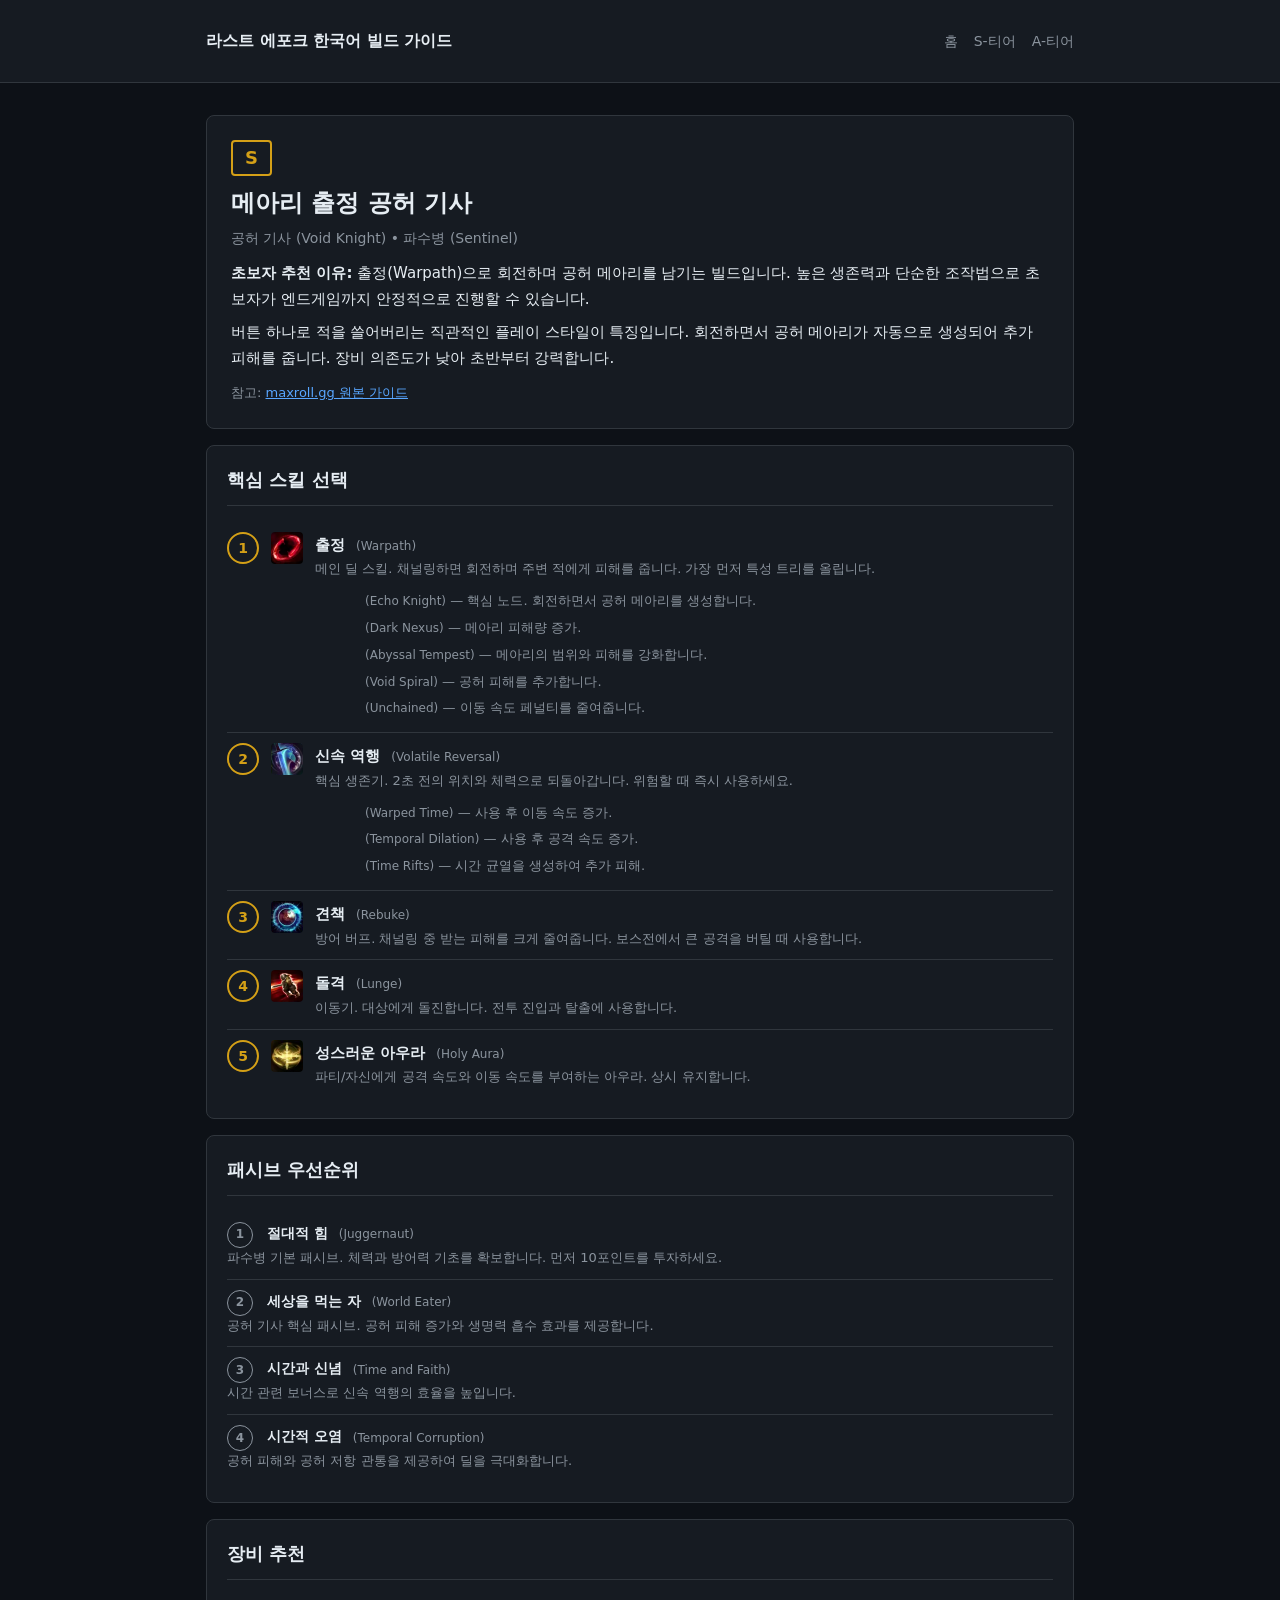
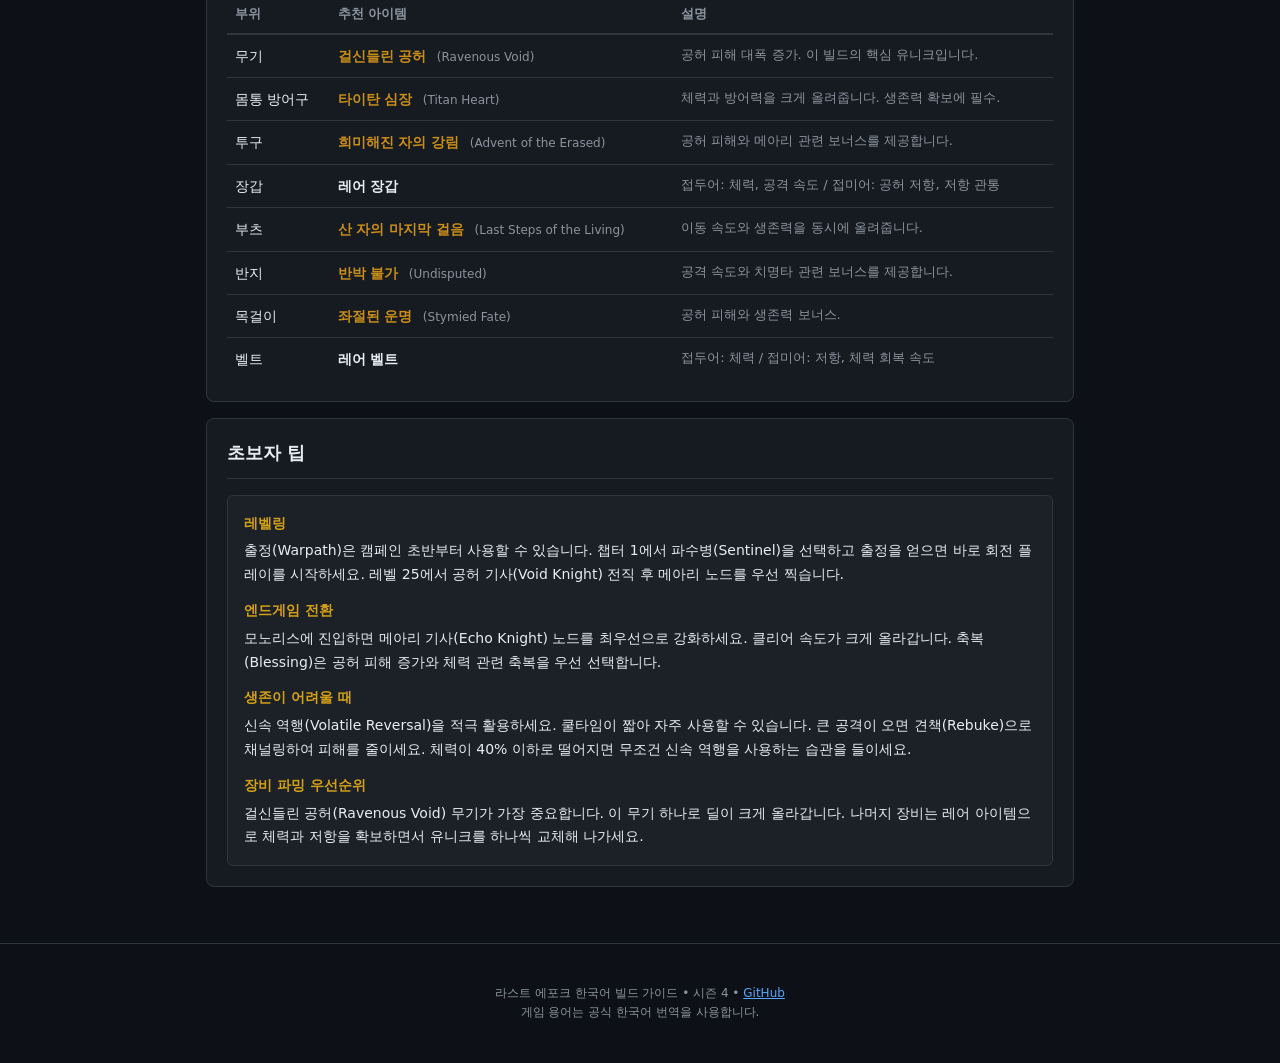
<file: guides/echo-warpath-void-knight.html>
<!DOCTYPE html>
<html lang="ko">
<head>
  <meta charset="UTF-8">
  <meta name="viewport" content="width=device-width, initial-scale=1.0">
  <title>메아리 출정 공허 기사 - 라스트 에포크 빌드 가이드</title>
  <meta name="description" content="출정(Warpath)으로 회전하며 공허 메아리를 남기는 빌드입니다. 높은 생존력과 단순한 조작법으로 초보자가 엔드게임까지 안정적으로 진행할 수 있습니다.">
  <meta property="og:title" content="메아리 출정 공허 기사 - 라스트 에포크 시즌4 빌드 가이드">
  <meta property="og:description" content="출정(Warpath)으로 회전하며 공허 메아리를 남기는 빌드입니다. 높은 생존력과 단순한 조작법으로 초보자가 엔드게임까지 안정적으로 진행할 수 있습니다.">
  <meta property="og:type" content="article">
  <meta property="og:url" content="https://fnrkp089.github.io/lastepoch-kr/echo-warpath-void-knight.html">
  <link rel="stylesheet" href="style.css">
</head>
<body>

<header class="site-header">
  <div class="container">
    <a href="index.html" class="site-title">라스트 에포크 한국어 빌드 가이드</a>
    <nav class="nav">
      <a href="index.html">홈</a>
      <a href="index.html#s-tier">S-티어</a>
      <a href="index.html#a-tier">A-티어</a>
    </nav>
  </div>
</header>

<main class="container">

  <!-- Build Header -->
  <div class="build-header">
    <span class="tier-badge ">S</span>
    <h1 class="build-title">메아리 출정 공허 기사</h1>
    <div class="build-class">
      공허 기사 (Void Knight) &bull; 파수병 (Sentinel)
    </div>
    <div class="build-summary">
      <strong>초보자 추천 이유:</strong> 출정(Warpath)으로 회전하며 공허 메아리를 남기는 빌드입니다. 높은 생존력과 단순한 조작법으로 초보자가 엔드게임까지 안정적으로 진행할 수 있습니다.
    </div>
    <div class="build-summary" style="margin-top:8px">
      버튼 하나로 적을 쓸어버리는 직관적인 플레이 스타일이 특징입니다. 회전하면서 공허 메아리가 자동으로 생성되어 추가 피해를 줍니다. 장비 의존도가 낮아 초반부터 강력합니다.
    </div>
    <div class="source-link">
      참고: <a href="https://maxroll.gg/last-epoch/build-guides/echo-warpath-void-knight-guide" target="_blank" rel="noopener">maxroll.gg 원본 가이드</a>
    </div>
  </div>

  <!-- Core Skills -->
  <div class="section">
    <h2>핵심 스킬 선택</h2>
    <div class="skill-step">
      <div class="step-num">1</div>
      <img class="skill-icon" src="https://fnrkp089.github.io/lastepoch-kr/lastepoch_skill_icons/icons/warpath.png" alt="출정" width="32" height="32" loading="lazy">
      <div class="skill-info">
        <span class="skill-name-kr">출정</span>
        <span class="skill-name-en">(Warpath)</span>
        <div class="skill-note">메인 딜 스킬. 채널링하면 회전하며 주변 적에게 피해를 줍니다. 가장 먼저 특성 트리를 올립니다.</div>
        <div class="node-list">
          <div class="node-item">
            <span class="node-name"></span>
            <span class="skill-name-en">(Echo Knight)</span>
             — 핵심 노드. 회전하면서 공허 메아리를 생성합니다.
          </div>
          <div class="node-item">
            <span class="node-name"></span>
            <span class="skill-name-en">(Dark Nexus)</span>
             — 메아리 피해량 증가.
          </div>
          <div class="node-item">
            <span class="node-name"></span>
            <span class="skill-name-en">(Abyssal Tempest)</span>
             — 메아리의 범위와 피해를 강화합니다.
          </div>
          <div class="node-item">
            <span class="node-name"></span>
            <span class="skill-name-en">(Void Spiral)</span>
             — 공허 피해를 추가합니다.
          </div>
          <div class="node-item">
            <span class="node-name"></span>
            <span class="skill-name-en">(Unchained)</span>
             — 이동 속도 페널티를 줄여줍니다.
          </div>
        </div>
      </div>
    </div>
    <div class="skill-step">
      <div class="step-num">2</div>
      <img class="skill-icon" src="https://fnrkp089.github.io/lastepoch-kr/lastepoch_skill_icons/icons/volatile_reversal.png" alt="신속 역행" width="32" height="32" loading="lazy">
      <div class="skill-info">
        <span class="skill-name-kr">신속 역행</span>
        <span class="skill-name-en">(Volatile Reversal)</span>
        <div class="skill-note">핵심 생존기. 2초 전의 위치와 체력으로 되돌아갑니다. 위험할 때 즉시 사용하세요.</div>
        <div class="node-list">
          <div class="node-item">
            <span class="node-name"></span>
            <span class="skill-name-en">(Warped Time)</span>
             — 사용 후 이동 속도 증가.
          </div>
          <div class="node-item">
            <span class="node-name"></span>
            <span class="skill-name-en">(Temporal Dilation)</span>
             — 사용 후 공격 속도 증가.
          </div>
          <div class="node-item">
            <span class="node-name"></span>
            <span class="skill-name-en">(Time Rifts)</span>
             — 시간 균열을 생성하여 추가 피해.
          </div>
        </div>
      </div>
    </div>
    <div class="skill-step">
      <div class="step-num">3</div>
      <img class="skill-icon" src="https://fnrkp089.github.io/lastepoch-kr/lastepoch_skill_icons/icons/rebuke.png" alt="견책" width="32" height="32" loading="lazy">
      <div class="skill-info">
        <span class="skill-name-kr">견책</span>
        <span class="skill-name-en">(Rebuke)</span>
        <div class="skill-note">방어 버프. 채널링 중 받는 피해를 크게 줄여줍니다. 보스전에서 큰 공격을 버틸 때 사용합니다.</div>
      </div>
    </div>
    <div class="skill-step">
      <div class="step-num">4</div>
      <img class="skill-icon" src="https://fnrkp089.github.io/lastepoch-kr/lastepoch_skill_icons/icons/lunge.png" alt="돌격" width="32" height="32" loading="lazy">
      <div class="skill-info">
        <span class="skill-name-kr">돌격</span>
        <span class="skill-name-en">(Lunge)</span>
        <div class="skill-note">이동기. 대상에게 돌진합니다. 전투 진입과 탈출에 사용합니다.</div>
      </div>
    </div>
    <div class="skill-step">
      <div class="step-num">5</div>
      <img class="skill-icon" src="https://fnrkp089.github.io/lastepoch-kr/lastepoch_skill_icons/icons/holy_aura.png" alt="성스러운 아우라" width="32" height="32" loading="lazy">
      <div class="skill-info">
        <span class="skill-name-kr">성스러운 아우라</span>
        <span class="skill-name-en">(Holy Aura)</span>
        <div class="skill-note">파티/자신에게 공격 속도와 이동 속도를 부여하는 아우라. 상시 유지합니다.</div>
      </div>
    </div>
  </div>

  <!-- Passive Priorities -->
  <div class="section">
    <h2>패시브 우선순위</h2>
    <ol class="passive-list">
      <li class="passive-item">
        <span class="passive-name">절대적 힘</span>
        <span class="skill-name-en">(Juggernaut)</span>
        <div class="passive-note">파수병 기본 패시브. 체력과 방어력 기초를 확보합니다. 먼저 10포인트를 투자하세요.</div>
      </li>
      <li class="passive-item">
        <span class="passive-name">세상을 먹는 자</span>
        <span class="skill-name-en">(World Eater)</span>
        <div class="passive-note">공허 기사 핵심 패시브. 공허 피해 증가와 생명력 흡수 효과를 제공합니다.</div>
      </li>
      <li class="passive-item">
        <span class="passive-name">시간과 신념</span>
        <span class="skill-name-en">(Time and Faith)</span>
        <div class="passive-note">시간 관련 보너스로 신속 역행의 효율을 높입니다.</div>
      </li>
      <li class="passive-item">
        <span class="passive-name">시간적 오염</span>
        <span class="skill-name-en">(Temporal Corruption)</span>
        <div class="passive-note">공허 피해와 공허 저항 관통을 제공하여 딜을 극대화합니다.</div>
      </li>
    </ol>
  </div>

  <!-- Gear Recommendations -->
  <div class="section">
    <h2>장비 추천</h2>
    <table class="gear-table">
      <thead>
        <tr>
          <th>부위</th>
          <th>추천 아이템</th>
          <th>설명</th>
        </tr>
      </thead>
      <tbody>
        <tr>
          <td>무기</td>
          <td>
            <span class="unique-name">걸신들린 공허</span>
            <span class="skill-name-en">(Ravenous Void)</span>
          </td>
          <td class="gear-note">공허 피해 대폭 증가. 이 빌드의 핵심 유니크입니다.</td>
        </tr>
        <tr>
          <td>몸통 방어구</td>
          <td>
            <span class="unique-name">타이탄 심장</span>
            <span class="skill-name-en">(Titan Heart)</span>
          </td>
          <td class="gear-note">체력과 방어력을 크게 올려줍니다. 생존력 확보에 필수.</td>
        </tr>
        <tr>
          <td>투구</td>
          <td>
            <span class="unique-name">희미해진 자의 강림</span>
            <span class="skill-name-en">(Advent of the Erased)</span>
          </td>
          <td class="gear-note">공허 피해와 메아리 관련 보너스를 제공합니다.</td>
        </tr>
        <tr>
          <td>장갑</td>
          <td>
            <span class="rare-name">레어 장갑</span>
          </td>
          <td class="gear-note">접두어: 체력, 공격 속도 / 접미어: 공허 저항, 저항 관통</td>
        </tr>
        <tr>
          <td>부츠</td>
          <td>
            <span class="unique-name">산 자의 마지막 걸음</span>
            <span class="skill-name-en">(Last Steps of the Living)</span>
          </td>
          <td class="gear-note">이동 속도와 생존력을 동시에 올려줍니다.</td>
        </tr>
        <tr>
          <td>반지</td>
          <td>
            <span class="unique-name">반박 불가</span>
            <span class="skill-name-en">(Undisputed)</span>
          </td>
          <td class="gear-note">공격 속도와 치명타 관련 보너스를 제공합니다.</td>
        </tr>
        <tr>
          <td>목걸이</td>
          <td>
            <span class="unique-name">좌절된 운명</span>
            <span class="skill-name-en">(Stymied Fate)</span>
          </td>
          <td class="gear-note">공허 피해와 생존력 보너스.</td>
        </tr>
        <tr>
          <td>벨트</td>
          <td>
            <span class="rare-name">레어 벨트</span>
          </td>
          <td class="gear-note">접두어: 체력 / 접미어: 저항, 체력 회복 속도</td>
        </tr>
      </tbody>
    </table>
  </div>

  <!-- Beginner Tips -->
  <div class="section">
    <h2>초보자 팁</h2>
    <div class="tip-box">
      <div class="tip-content">
        <div class="tip-title">레벨링</div>
        출정(Warpath)은 캠페인 초반부터 사용할 수 있습니다. 챕터 1에서 파수병(Sentinel)을 선택하고 출정을 얻으면 바로 회전 플레이를 시작하세요. 레벨 25에서 공허 기사(Void Knight) 전직 후 메아리 노드를 우선 찍습니다.
      </div>
      <div class="tip-content">
        <div class="tip-title">엔드게임 전환</div>
        모노리스에 진입하면 메아리 기사(Echo Knight) 노드를 최우선으로 강화하세요. 클리어 속도가 크게 올라갑니다. 축복(Blessing)은 공허 피해 증가와 체력 관련 축복을 우선 선택합니다.
      </div>
      <div class="tip-content">
        <div class="tip-title">생존이 어려울 때</div>
        신속 역행(Volatile Reversal)을 적극 활용하세요. 쿨타임이 짧아 자주 사용할 수 있습니다. 큰 공격이 오면 견책(Rebuke)으로 채널링하여 피해를 줄이세요. 체력이 40% 이하로 떨어지면 무조건 신속 역행을 사용하는 습관을 들이세요.
      </div>
      <div class="tip-content">
        <div class="tip-title">장비 파밍 우선순위</div>
        걸신들린 공허(Ravenous Void) 무기가 가장 중요합니다. 이 무기 하나로 딜이 크게 올라갑니다. 나머지 장비는 레어 아이템으로 체력과 저항을 확보하면서 유니크를 하나씩 교체해 나가세요.
      </div>
    </div>
  </div>

</main>

<footer class="site-footer">
  <div class="container">
    라스트 에포크 한국어 빌드 가이드 &bull; 시즌 4 &bull;
    <a href="https://github.com/fnrkp089/lastepoch-kr" target="_blank">GitHub</a>
    <br>게임 용어는 공식 한국어 번역을 사용합니다.
  </div>
</footer>

</body>
</html>
</file>
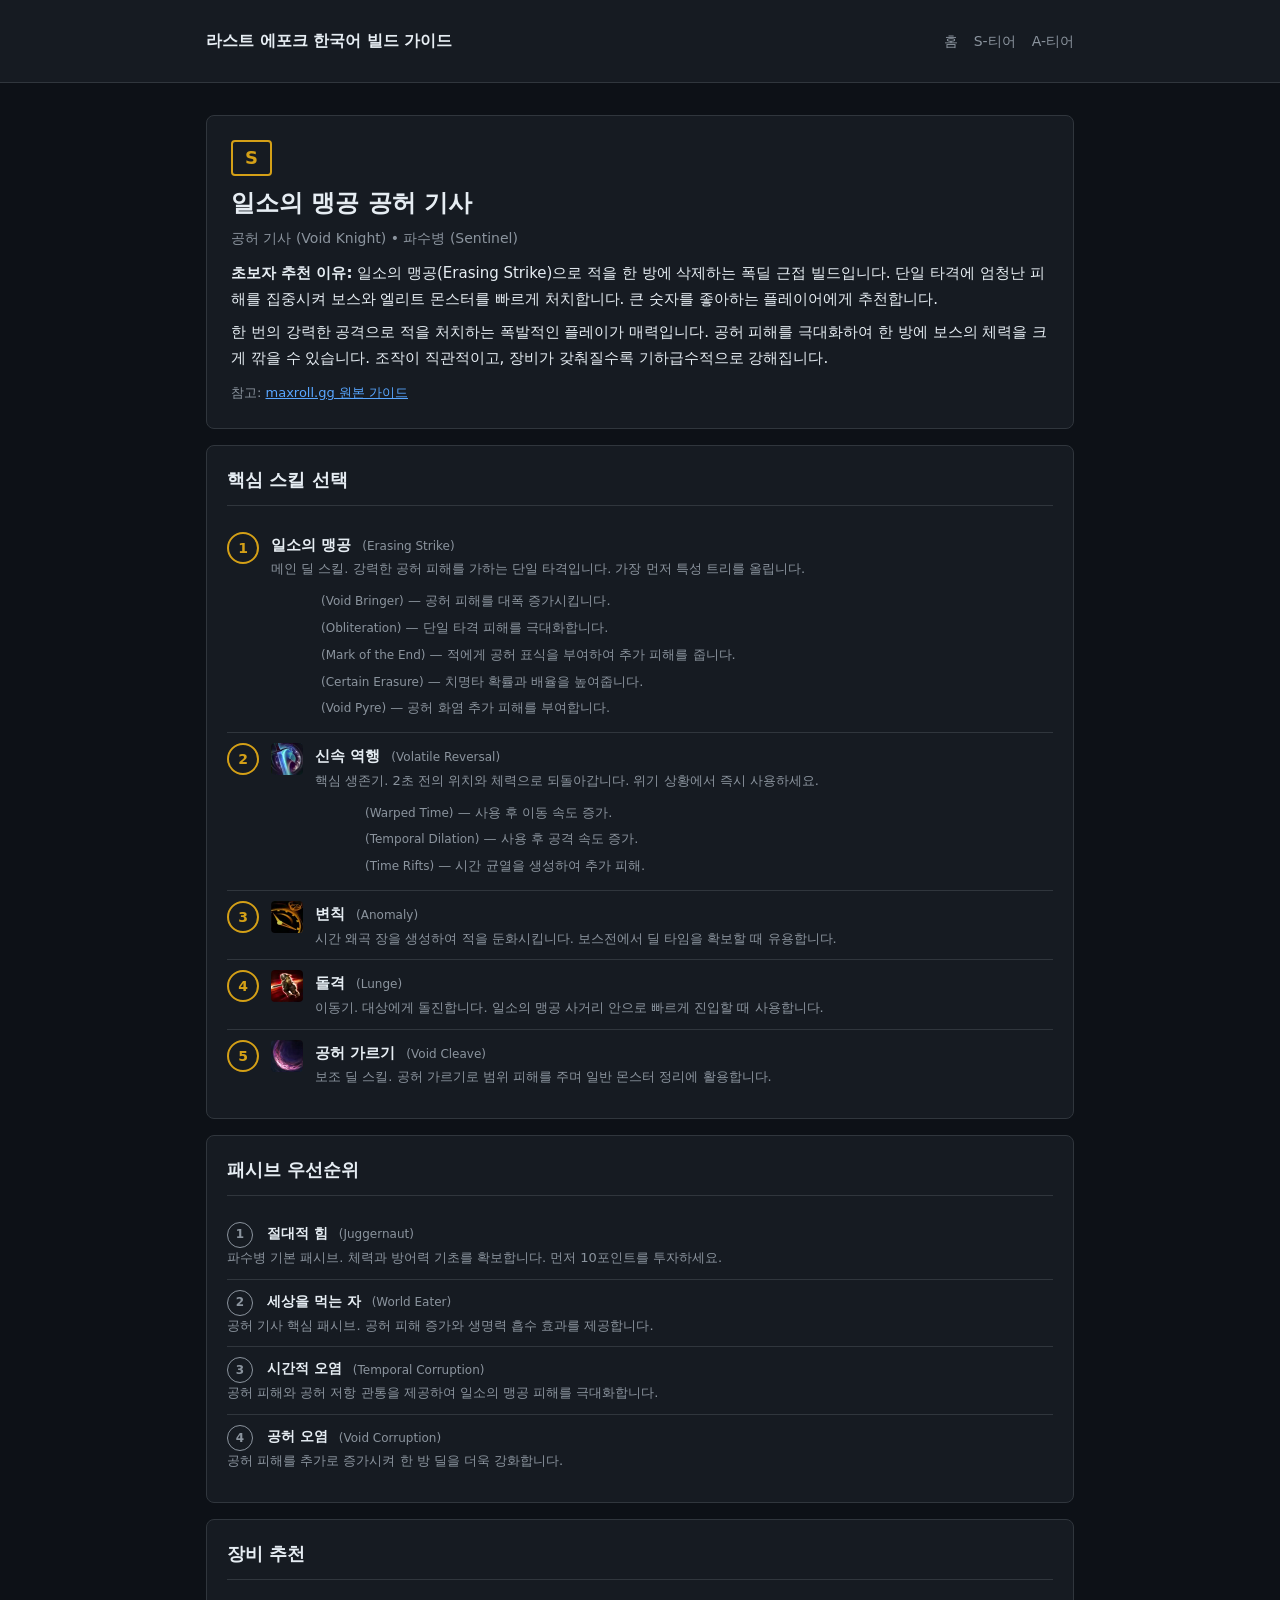
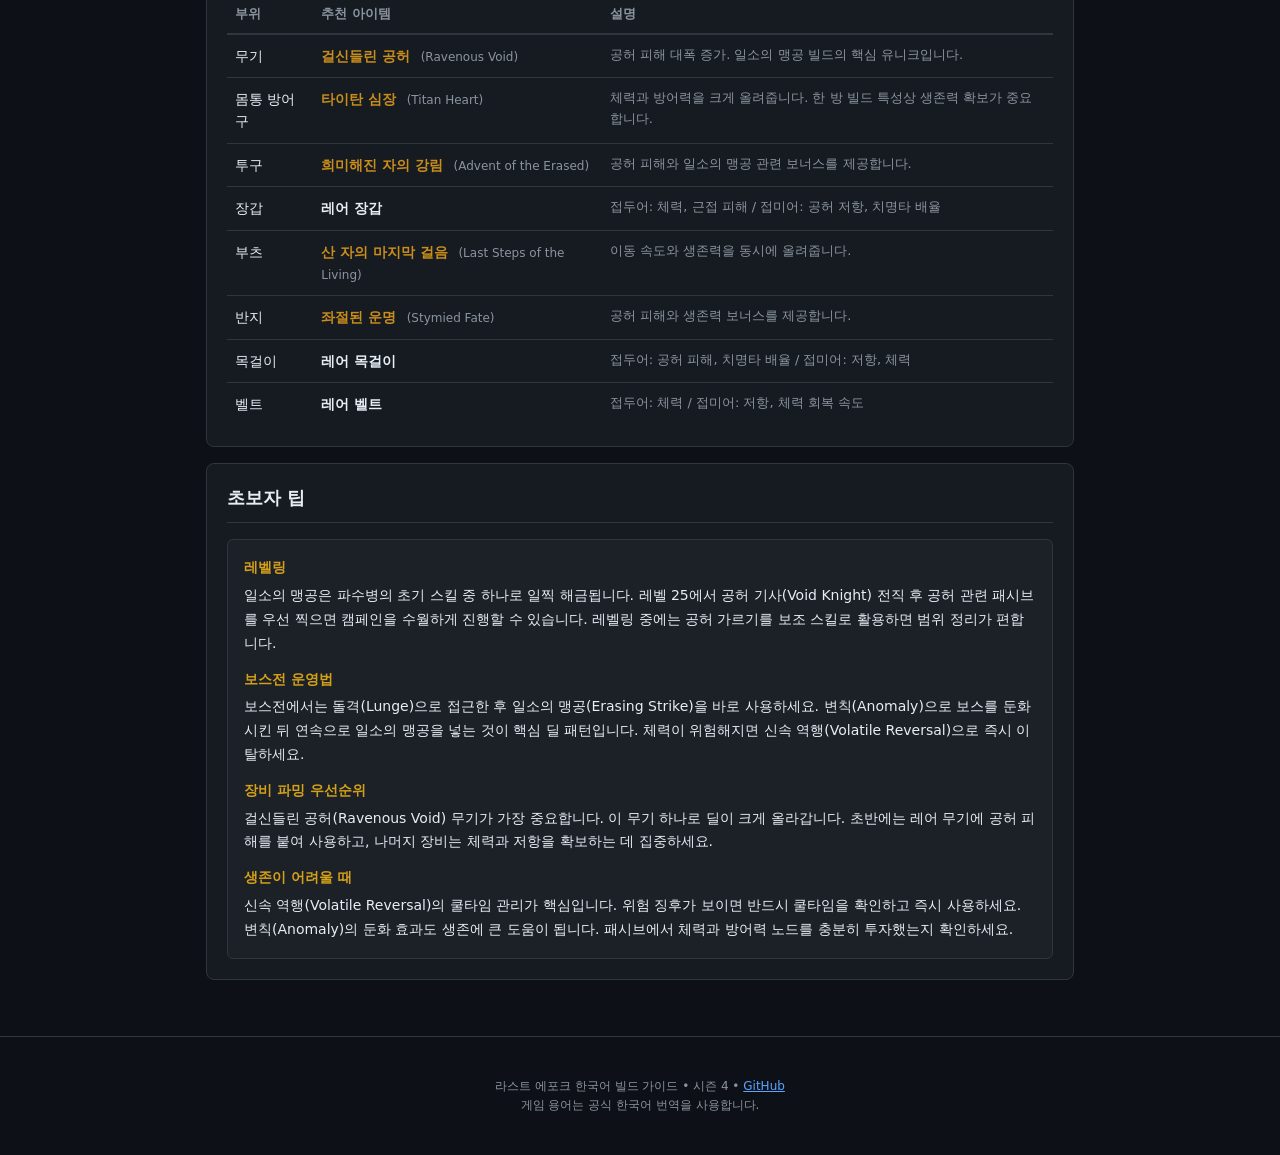
<file: guides/erasing-strike-void-knight.html>
<!DOCTYPE html>
<html lang="ko">
<head>
  <meta charset="UTF-8">
  <meta name="viewport" content="width=device-width, initial-scale=1.0">
  <title>일소의 맹공 공허 기사 - 라스트 에포크 빌드 가이드</title>
  <meta name="description" content="일소의 맹공(Erasing Strike)으로 적을 한 방에 삭제하는 폭딜 근접 빌드입니다. 단일 타격에 엄청난 피해를 집중시켜 보스와 엘리트 몬스터를 빠르게 처치합니다. 큰 숫자를 좋아하는 플레이어에게 추천합니다.">
  <meta property="og:title" content="일소의 맹공 공허 기사 - 라스트 에포크 시즌4 빌드 가이드">
  <meta property="og:description" content="일소의 맹공(Erasing Strike)으로 적을 한 방에 삭제하는 폭딜 근접 빌드입니다. 단일 타격에 엄청난 피해를 집중시켜 보스와 엘리트 몬스터를 빠르게 처치합니다. 큰 숫자를 좋아하는 플레이어에게 추천합니다.">
  <meta property="og:type" content="article">
  <meta property="og:url" content="https://fnrkp089.github.io/lastepoch-kr/erasing-strike-void-knight.html">
  <link rel="stylesheet" href="style.css">
</head>
<body>

<header class="site-header">
  <div class="container">
    <a href="index.html" class="site-title">라스트 에포크 한국어 빌드 가이드</a>
    <nav class="nav">
      <a href="index.html">홈</a>
      <a href="index.html#s-tier">S-티어</a>
      <a href="index.html#a-tier">A-티어</a>
    </nav>
  </div>
</header>

<main class="container">

  <!-- Build Header -->
  <div class="build-header">
    <span class="tier-badge ">S</span>
    <h1 class="build-title">일소의 맹공 공허 기사</h1>
    <div class="build-class">
      공허 기사 (Void Knight) &bull; 파수병 (Sentinel)
    </div>
    <div class="build-summary">
      <strong>초보자 추천 이유:</strong> 일소의 맹공(Erasing Strike)으로 적을 한 방에 삭제하는 폭딜 근접 빌드입니다. 단일 타격에 엄청난 피해를 집중시켜 보스와 엘리트 몬스터를 빠르게 처치합니다. 큰 숫자를 좋아하는 플레이어에게 추천합니다.
    </div>
    <div class="build-summary" style="margin-top:8px">
      한 번의 강력한 공격으로 적을 처치하는 폭발적인 플레이가 매력입니다. 공허 피해를 극대화하여 한 방에 보스의 체력을 크게 깎을 수 있습니다. 조작이 직관적이고, 장비가 갖춰질수록 기하급수적으로 강해집니다.
    </div>
    <div class="source-link">
      참고: <a href="https://maxroll.gg/last-epoch/build-guides/erasing-strike-void-knight-guide" target="_blank" rel="noopener">maxroll.gg 원본 가이드</a>
    </div>
  </div>

  <!-- Core Skills -->
  <div class="section">
    <h2>핵심 스킬 선택</h2>
    <div class="skill-step">
      <div class="step-num">1</div>
      <div class="skill-info">
        <span class="skill-name-kr">일소의 맹공</span>
        <span class="skill-name-en">(Erasing Strike)</span>
        <div class="skill-note">메인 딜 스킬. 강력한 공허 피해를 가하는 단일 타격입니다. 가장 먼저 특성 트리를 올립니다.</div>
        <div class="node-list">
          <div class="node-item">
            <span class="node-name"></span>
            <span class="skill-name-en">(Void Bringer)</span>
             — 공허 피해를 대폭 증가시킵니다.
          </div>
          <div class="node-item">
            <span class="node-name"></span>
            <span class="skill-name-en">(Obliteration)</span>
             — 단일 타격 피해를 극대화합니다.
          </div>
          <div class="node-item">
            <span class="node-name"></span>
            <span class="skill-name-en">(Mark of the End)</span>
             — 적에게 공허 표식을 부여하여 추가 피해를 줍니다.
          </div>
          <div class="node-item">
            <span class="node-name"></span>
            <span class="skill-name-en">(Certain Erasure)</span>
             — 치명타 확률과 배율을 높여줍니다.
          </div>
          <div class="node-item">
            <span class="node-name"></span>
            <span class="skill-name-en">(Void Pyre)</span>
             — 공허 화염 추가 피해를 부여합니다.
          </div>
        </div>
      </div>
    </div>
    <div class="skill-step">
      <div class="step-num">2</div>
      <img class="skill-icon" src="https://fnrkp089.github.io/lastepoch-kr/lastepoch_skill_icons/icons/volatile_reversal.png" alt="신속 역행" width="32" height="32" loading="lazy">
      <div class="skill-info">
        <span class="skill-name-kr">신속 역행</span>
        <span class="skill-name-en">(Volatile Reversal)</span>
        <div class="skill-note">핵심 생존기. 2초 전의 위치와 체력으로 되돌아갑니다. 위기 상황에서 즉시 사용하세요.</div>
        <div class="node-list">
          <div class="node-item">
            <span class="node-name"></span>
            <span class="skill-name-en">(Warped Time)</span>
             — 사용 후 이동 속도 증가.
          </div>
          <div class="node-item">
            <span class="node-name"></span>
            <span class="skill-name-en">(Temporal Dilation)</span>
             — 사용 후 공격 속도 증가.
          </div>
          <div class="node-item">
            <span class="node-name"></span>
            <span class="skill-name-en">(Time Rifts)</span>
             — 시간 균열을 생성하여 추가 피해.
          </div>
        </div>
      </div>
    </div>
    <div class="skill-step">
      <div class="step-num">3</div>
      <img class="skill-icon" src="https://fnrkp089.github.io/lastepoch-kr/lastepoch_skill_icons/icons/anomaly.png" alt="변칙" width="32" height="32" loading="lazy">
      <div class="skill-info">
        <span class="skill-name-kr">변칙</span>
        <span class="skill-name-en">(Anomaly)</span>
        <div class="skill-note">시간 왜곡 장을 생성하여 적을 둔화시킵니다. 보스전에서 딜 타임을 확보할 때 유용합니다.</div>
      </div>
    </div>
    <div class="skill-step">
      <div class="step-num">4</div>
      <img class="skill-icon" src="https://fnrkp089.github.io/lastepoch-kr/lastepoch_skill_icons/icons/lunge.png" alt="돌격" width="32" height="32" loading="lazy">
      <div class="skill-info">
        <span class="skill-name-kr">돌격</span>
        <span class="skill-name-en">(Lunge)</span>
        <div class="skill-note">이동기. 대상에게 돌진합니다. 일소의 맹공 사거리 안으로 빠르게 진입할 때 사용합니다.</div>
      </div>
    </div>
    <div class="skill-step">
      <div class="step-num">5</div>
      <img class="skill-icon" src="https://fnrkp089.github.io/lastepoch-kr/lastepoch_skill_icons/icons/void_cleave.png" alt="공허 가르기" width="32" height="32" loading="lazy">
      <div class="skill-info">
        <span class="skill-name-kr">공허 가르기</span>
        <span class="skill-name-en">(Void Cleave)</span>
        <div class="skill-note">보조 딜 스킬. 공허 가르기로 범위 피해를 주며 일반 몬스터 정리에 활용합니다.</div>
      </div>
    </div>
  </div>

  <!-- Passive Priorities -->
  <div class="section">
    <h2>패시브 우선순위</h2>
    <ol class="passive-list">
      <li class="passive-item">
        <span class="passive-name">절대적 힘</span>
        <span class="skill-name-en">(Juggernaut)</span>
        <div class="passive-note">파수병 기본 패시브. 체력과 방어력 기초를 확보합니다. 먼저 10포인트를 투자하세요.</div>
      </li>
      <li class="passive-item">
        <span class="passive-name">세상을 먹는 자</span>
        <span class="skill-name-en">(World Eater)</span>
        <div class="passive-note">공허 기사 핵심 패시브. 공허 피해 증가와 생명력 흡수 효과를 제공합니다.</div>
      </li>
      <li class="passive-item">
        <span class="passive-name">시간적 오염</span>
        <span class="skill-name-en">(Temporal Corruption)</span>
        <div class="passive-note">공허 피해와 공허 저항 관통을 제공하여 일소의 맹공 피해를 극대화합니다.</div>
      </li>
      <li class="passive-item">
        <span class="passive-name">공허 오염</span>
        <span class="skill-name-en">(Void Corruption)</span>
        <div class="passive-note">공허 피해를 추가로 증가시켜 한 방 딜을 더욱 강화합니다.</div>
      </li>
    </ol>
  </div>

  <!-- Gear Recommendations -->
  <div class="section">
    <h2>장비 추천</h2>
    <table class="gear-table">
      <thead>
        <tr>
          <th>부위</th>
          <th>추천 아이템</th>
          <th>설명</th>
        </tr>
      </thead>
      <tbody>
        <tr>
          <td>무기</td>
          <td>
            <span class="unique-name">걸신들린 공허</span>
            <span class="skill-name-en">(Ravenous Void)</span>
          </td>
          <td class="gear-note">공허 피해 대폭 증가. 일소의 맹공 빌드의 핵심 유니크입니다.</td>
        </tr>
        <tr>
          <td>몸통 방어구</td>
          <td>
            <span class="unique-name">타이탄 심장</span>
            <span class="skill-name-en">(Titan Heart)</span>
          </td>
          <td class="gear-note">체력과 방어력을 크게 올려줍니다. 한 방 빌드 특성상 생존력 확보가 중요합니다.</td>
        </tr>
        <tr>
          <td>투구</td>
          <td>
            <span class="unique-name">희미해진 자의 강림</span>
            <span class="skill-name-en">(Advent of the Erased)</span>
          </td>
          <td class="gear-note">공허 피해와 일소의 맹공 관련 보너스를 제공합니다.</td>
        </tr>
        <tr>
          <td>장갑</td>
          <td>
            <span class="rare-name">레어 장갑</span>
          </td>
          <td class="gear-note">접두어: 체력, 근접 피해 / 접미어: 공허 저항, 치명타 배율</td>
        </tr>
        <tr>
          <td>부츠</td>
          <td>
            <span class="unique-name">산 자의 마지막 걸음</span>
            <span class="skill-name-en">(Last Steps of the Living)</span>
          </td>
          <td class="gear-note">이동 속도와 생존력을 동시에 올려줍니다.</td>
        </tr>
        <tr>
          <td>반지</td>
          <td>
            <span class="unique-name">좌절된 운명</span>
            <span class="skill-name-en">(Stymied Fate)</span>
          </td>
          <td class="gear-note">공허 피해와 생존력 보너스를 제공합니다.</td>
        </tr>
        <tr>
          <td>목걸이</td>
          <td>
            <span class="rare-name">레어 목걸이</span>
          </td>
          <td class="gear-note">접두어: 공허 피해, 치명타 배율 / 접미어: 저항, 체력</td>
        </tr>
        <tr>
          <td>벨트</td>
          <td>
            <span class="rare-name">레어 벨트</span>
          </td>
          <td class="gear-note">접두어: 체력 / 접미어: 저항, 체력 회복 속도</td>
        </tr>
      </tbody>
    </table>
  </div>

  <!-- Beginner Tips -->
  <div class="section">
    <h2>초보자 팁</h2>
    <div class="tip-box">
      <div class="tip-content">
        <div class="tip-title">레벨링</div>
        일소의 맹공은 파수병의 초기 스킬 중 하나로 일찍 해금됩니다. 레벨 25에서 공허 기사(Void Knight) 전직 후 공허 관련 패시브를 우선 찍으면 캠페인을 수월하게 진행할 수 있습니다. 레벨링 중에는 공허 가르기를 보조 스킬로 활용하면 범위 정리가 편합니다.
      </div>
      <div class="tip-content">
        <div class="tip-title">보스전 운영법</div>
        보스전에서는 돌격(Lunge)으로 접근한 후 일소의 맹공(Erasing Strike)을 바로 사용하세요. 변칙(Anomaly)으로 보스를 둔화시킨 뒤 연속으로 일소의 맹공을 넣는 것이 핵심 딜 패턴입니다. 체력이 위험해지면 신속 역행(Volatile Reversal)으로 즉시 이탈하세요.
      </div>
      <div class="tip-content">
        <div class="tip-title">장비 파밍 우선순위</div>
        걸신들린 공허(Ravenous Void) 무기가 가장 중요합니다. 이 무기 하나로 딜이 크게 올라갑니다. 초반에는 레어 무기에 공허 피해를 붙여 사용하고, 나머지 장비는 체력과 저항을 확보하는 데 집중하세요.
      </div>
      <div class="tip-content">
        <div class="tip-title">생존이 어려울 때</div>
        신속 역행(Volatile Reversal)의 쿨타임 관리가 핵심입니다. 위험 징후가 보이면 반드시 쿨타임을 확인하고 즉시 사용하세요. 변칙(Anomaly)의 둔화 효과도 생존에 큰 도움이 됩니다. 패시브에서 체력과 방어력 노드를 충분히 투자했는지 확인하세요.
      </div>
    </div>
  </div>

</main>

<footer class="site-footer">
  <div class="container">
    라스트 에포크 한국어 빌드 가이드 &bull; 시즌 4 &bull;
    <a href="https://github.com/fnrkp089/lastepoch-kr" target="_blank">GitHub</a>
    <br>게임 용어는 공식 한국어 번역을 사용합니다.
  </div>
</footer>

</body>
</html>
</file>
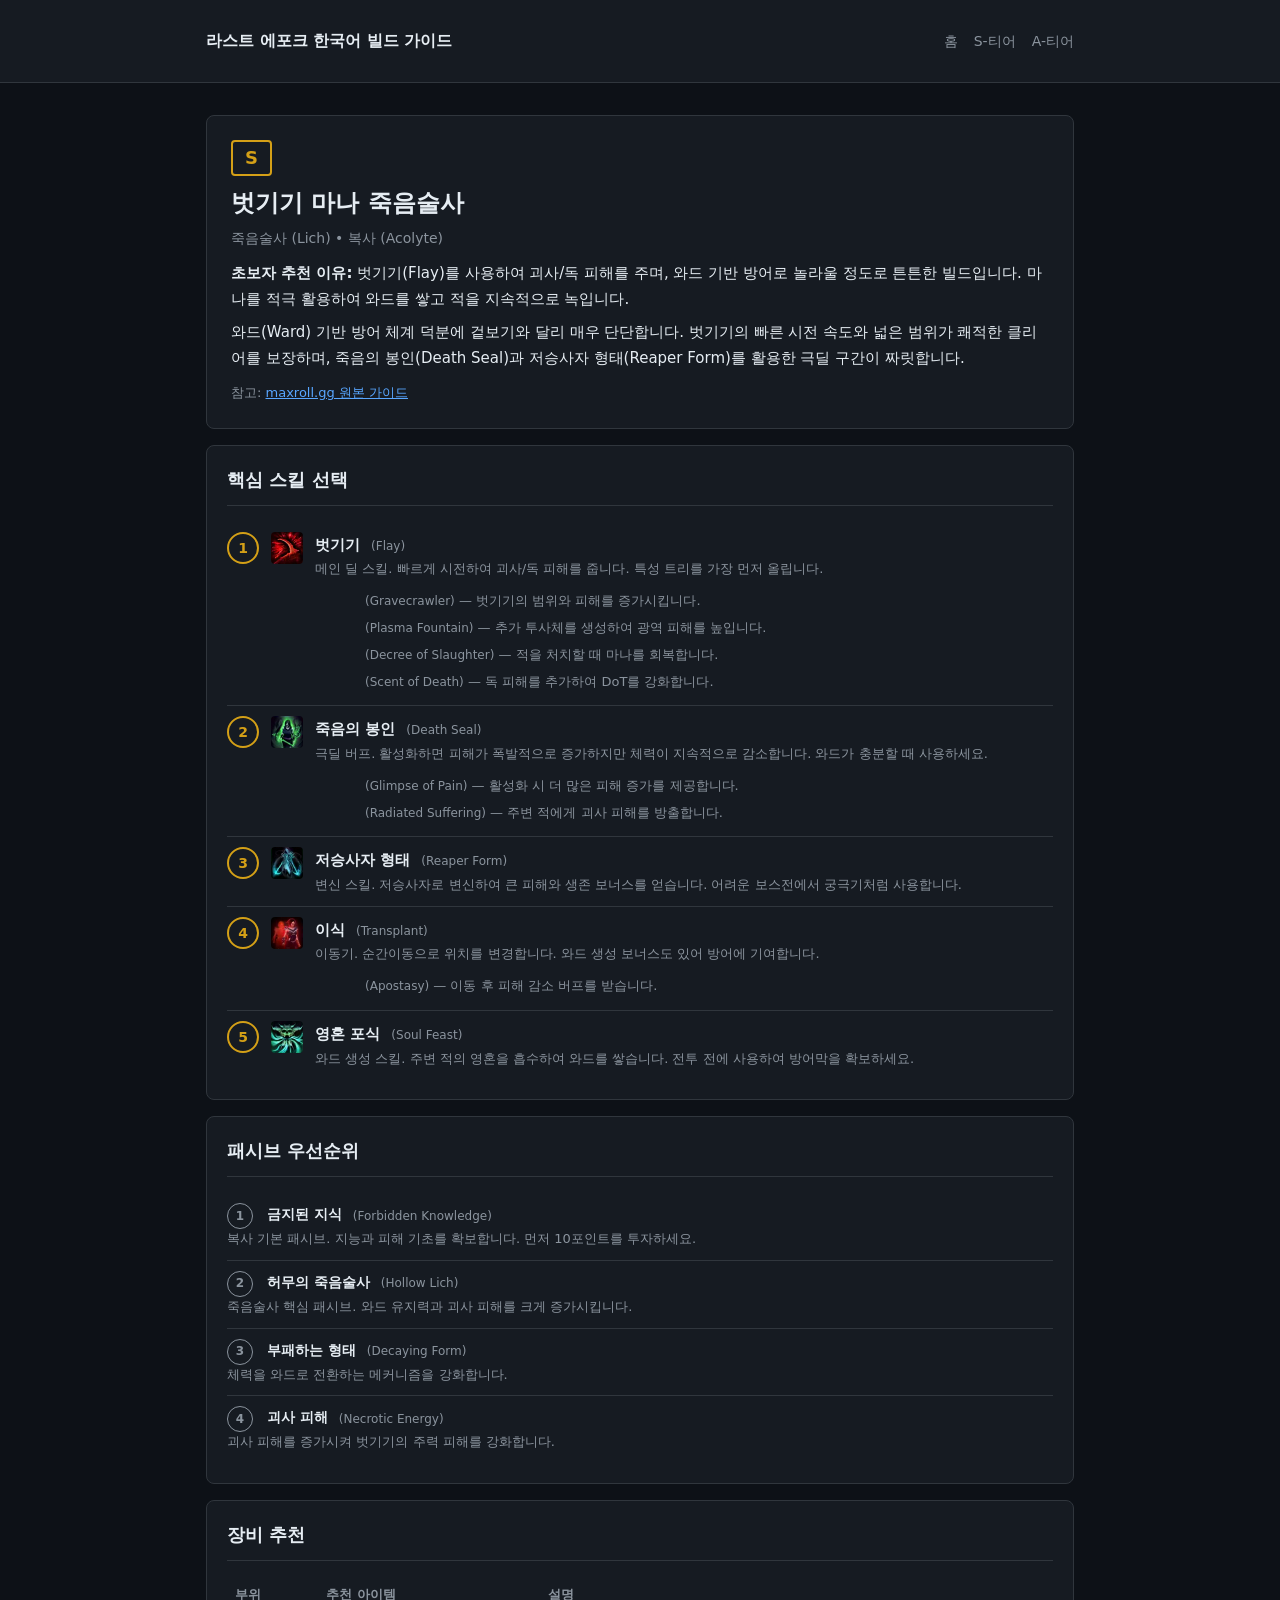
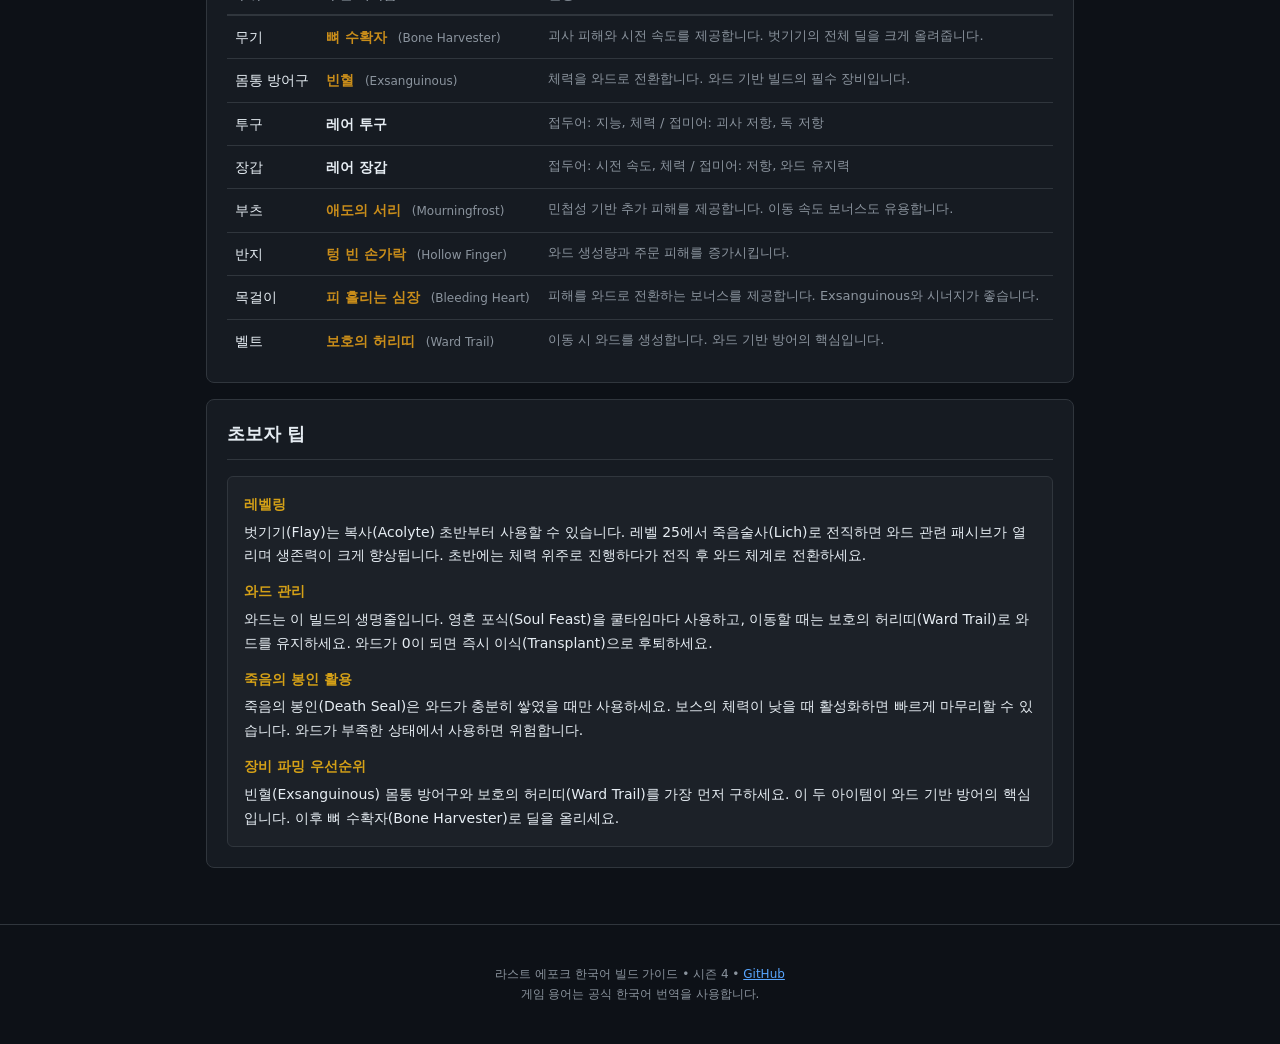
<file: guides/flay-mana-lich.html>
<!DOCTYPE html>
<html lang="ko">
<head>
  <meta charset="UTF-8">
  <meta name="viewport" content="width=device-width, initial-scale=1.0">
  <title>벗기기 마나 죽음술사 - 라스트 에포크 빌드 가이드</title>
  <meta name="description" content="벗기기(Flay)를 사용하여 괴사/독 피해를 주며, 와드 기반 방어로 놀라울 정도로 튼튼한 빌드입니다. 마나를 적극 활용하여 와드를 쌓고 적을 지속적으로 녹입니다.">
  <meta property="og:title" content="벗기기 마나 죽음술사 - 라스트 에포크 시즌4 빌드 가이드">
  <meta property="og:description" content="벗기기(Flay)를 사용하여 괴사/독 피해를 주며, 와드 기반 방어로 놀라울 정도로 튼튼한 빌드입니다. 마나를 적극 활용하여 와드를 쌓고 적을 지속적으로 녹입니다.">
  <meta property="og:type" content="article">
  <meta property="og:url" content="https://fnrkp089.github.io/lastepoch-kr/flay-mana-lich.html">
  <link rel="stylesheet" href="style.css">
</head>
<body>

<header class="site-header">
  <div class="container">
    <a href="index.html" class="site-title">라스트 에포크 한국어 빌드 가이드</a>
    <nav class="nav">
      <a href="index.html">홈</a>
      <a href="index.html#s-tier">S-티어</a>
      <a href="index.html#a-tier">A-티어</a>
    </nav>
  </div>
</header>

<main class="container">

  <!-- Build Header -->
  <div class="build-header">
    <span class="tier-badge ">S</span>
    <h1 class="build-title">벗기기 마나 죽음술사</h1>
    <div class="build-class">
      죽음술사 (Lich) &bull; 복사 (Acolyte)
    </div>
    <div class="build-summary">
      <strong>초보자 추천 이유:</strong> 벗기기(Flay)를 사용하여 괴사/독 피해를 주며, 와드 기반 방어로 놀라울 정도로 튼튼한 빌드입니다. 마나를 적극 활용하여 와드를 쌓고 적을 지속적으로 녹입니다.
    </div>
    <div class="build-summary" style="margin-top:8px">
      와드(Ward) 기반 방어 체계 덕분에 겉보기와 달리 매우 단단합니다. 벗기기의 빠른 시전 속도와 넓은 범위가 쾌적한 클리어를 보장하며, 죽음의 봉인(Death Seal)과 저승사자 형태(Reaper Form)를 활용한 극딜 구간이 짜릿합니다.
    </div>
    <div class="source-link">
      참고: <a href="https://maxroll.gg/last-epoch/build-guides/flay-mana-lich-guide" target="_blank" rel="noopener">maxroll.gg 원본 가이드</a>
    </div>
  </div>

  <!-- Core Skills -->
  <div class="section">
    <h2>핵심 스킬 선택</h2>
    <div class="skill-step">
      <div class="step-num">1</div>
      <img class="skill-icon" src="https://fnrkp089.github.io/lastepoch-kr/lastepoch_skill_icons/icons/flay.png" alt="벗기기" width="32" height="32" loading="lazy">
      <div class="skill-info">
        <span class="skill-name-kr">벗기기</span>
        <span class="skill-name-en">(Flay)</span>
        <div class="skill-note">메인 딜 스킬. 빠르게 시전하여 괴사/독 피해를 줍니다. 특성 트리를 가장 먼저 올립니다.</div>
        <div class="node-list">
          <div class="node-item">
            <span class="node-name"></span>
            <span class="skill-name-en">(Gravecrawler)</span>
             — 벗기기의 범위와 피해를 증가시킵니다.
          </div>
          <div class="node-item">
            <span class="node-name"></span>
            <span class="skill-name-en">(Plasma Fountain)</span>
             — 추가 투사체를 생성하여 광역 피해를 높입니다.
          </div>
          <div class="node-item">
            <span class="node-name"></span>
            <span class="skill-name-en">(Decree of Slaughter)</span>
             — 적을 처치할 때 마나를 회복합니다.
          </div>
          <div class="node-item">
            <span class="node-name"></span>
            <span class="skill-name-en">(Scent of Death)</span>
             — 독 피해를 추가하여 DoT를 강화합니다.
          </div>
        </div>
      </div>
    </div>
    <div class="skill-step">
      <div class="step-num">2</div>
      <img class="skill-icon" src="https://fnrkp089.github.io/lastepoch-kr/lastepoch_skill_icons/icons/death_seal.png" alt="죽음의 봉인" width="32" height="32" loading="lazy">
      <div class="skill-info">
        <span class="skill-name-kr">죽음의 봉인</span>
        <span class="skill-name-en">(Death Seal)</span>
        <div class="skill-note">극딜 버프. 활성화하면 피해가 폭발적으로 증가하지만 체력이 지속적으로 감소합니다. 와드가 충분할 때 사용하세요.</div>
        <div class="node-list">
          <div class="node-item">
            <span class="node-name"></span>
            <span class="skill-name-en">(Glimpse of Pain)</span>
             — 활성화 시 더 많은 피해 증가를 제공합니다.
          </div>
          <div class="node-item">
            <span class="node-name"></span>
            <span class="skill-name-en">(Radiated Suffering)</span>
             — 주변 적에게 괴사 피해를 방출합니다.
          </div>
        </div>
      </div>
    </div>
    <div class="skill-step">
      <div class="step-num">3</div>
      <img class="skill-icon" src="https://fnrkp089.github.io/lastepoch-kr/lastepoch_skill_icons/icons/reaper_form.png" alt="저승사자 형태" width="32" height="32" loading="lazy">
      <div class="skill-info">
        <span class="skill-name-kr">저승사자 형태</span>
        <span class="skill-name-en">(Reaper Form)</span>
        <div class="skill-note">변신 스킬. 저승사자로 변신하여 큰 피해와 생존 보너스를 얻습니다. 어려운 보스전에서 궁극기처럼 사용합니다.</div>
      </div>
    </div>
    <div class="skill-step">
      <div class="step-num">4</div>
      <img class="skill-icon" src="https://fnrkp089.github.io/lastepoch-kr/lastepoch_skill_icons/icons/transplant.png" alt="이식" width="32" height="32" loading="lazy">
      <div class="skill-info">
        <span class="skill-name-kr">이식</span>
        <span class="skill-name-en">(Transplant)</span>
        <div class="skill-note">이동기. 순간이동으로 위치를 변경합니다. 와드 생성 보너스도 있어 방어에 기여합니다.</div>
        <div class="node-list">
          <div class="node-item">
            <span class="node-name"></span>
            <span class="skill-name-en">(Apostasy)</span>
             — 이동 후 피해 감소 버프를 받습니다.
          </div>
        </div>
      </div>
    </div>
    <div class="skill-step">
      <div class="step-num">5</div>
      <img class="skill-icon" src="https://fnrkp089.github.io/lastepoch-kr/lastepoch_skill_icons/icons/soul_feast.png" alt="영혼 포식" width="32" height="32" loading="lazy">
      <div class="skill-info">
        <span class="skill-name-kr">영혼 포식</span>
        <span class="skill-name-en">(Soul Feast)</span>
        <div class="skill-note">와드 생성 스킬. 주변 적의 영혼을 흡수하여 와드를 쌓습니다. 전투 전에 사용하여 방어막을 확보하세요.</div>
      </div>
    </div>
  </div>

  <!-- Passive Priorities -->
  <div class="section">
    <h2>패시브 우선순위</h2>
    <ol class="passive-list">
      <li class="passive-item">
        <span class="passive-name">금지된 지식</span>
        <span class="skill-name-en">(Forbidden Knowledge)</span>
        <div class="passive-note">복사 기본 패시브. 지능과 피해 기초를 확보합니다. 먼저 10포인트를 투자하세요.</div>
      </li>
      <li class="passive-item">
        <span class="passive-name">허무의 죽음술사</span>
        <span class="skill-name-en">(Hollow Lich)</span>
        <div class="passive-note">죽음술사 핵심 패시브. 와드 유지력과 괴사 피해를 크게 증가시킵니다.</div>
      </li>
      <li class="passive-item">
        <span class="passive-name">부패하는 형태</span>
        <span class="skill-name-en">(Decaying Form)</span>
        <div class="passive-note">체력을 와드로 전환하는 메커니즘을 강화합니다.</div>
      </li>
      <li class="passive-item">
        <span class="passive-name">괴사 피해</span>
        <span class="skill-name-en">(Necrotic Energy)</span>
        <div class="passive-note">괴사 피해를 증가시켜 벗기기의 주력 피해를 강화합니다.</div>
      </li>
    </ol>
  </div>

  <!-- Gear Recommendations -->
  <div class="section">
    <h2>장비 추천</h2>
    <table class="gear-table">
      <thead>
        <tr>
          <th>부위</th>
          <th>추천 아이템</th>
          <th>설명</th>
        </tr>
      </thead>
      <tbody>
        <tr>
          <td>무기</td>
          <td>
            <span class="unique-name">뼈 수확자</span>
            <span class="skill-name-en">(Bone Harvester)</span>
          </td>
          <td class="gear-note">괴사 피해와 시전 속도를 제공합니다. 벗기기의 전체 딜을 크게 올려줍니다.</td>
        </tr>
        <tr>
          <td>몸통 방어구</td>
          <td>
            <span class="unique-name">빈혈</span>
            <span class="skill-name-en">(Exsanguinous)</span>
          </td>
          <td class="gear-note">체력을 와드로 전환합니다. 와드 기반 빌드의 필수 장비입니다.</td>
        </tr>
        <tr>
          <td>투구</td>
          <td>
            <span class="rare-name">레어 투구</span>
          </td>
          <td class="gear-note">접두어: 지능, 체력 / 접미어: 괴사 저항, 독 저항</td>
        </tr>
        <tr>
          <td>장갑</td>
          <td>
            <span class="rare-name">레어 장갑</span>
          </td>
          <td class="gear-note">접두어: 시전 속도, 체력 / 접미어: 저항, 와드 유지력</td>
        </tr>
        <tr>
          <td>부츠</td>
          <td>
            <span class="unique-name">애도의 서리</span>
            <span class="skill-name-en">(Mourningfrost)</span>
          </td>
          <td class="gear-note">민첩성 기반 추가 피해를 제공합니다. 이동 속도 보너스도 유용합니다.</td>
        </tr>
        <tr>
          <td>반지</td>
          <td>
            <span class="unique-name">텅 빈 손가락</span>
            <span class="skill-name-en">(Hollow Finger)</span>
          </td>
          <td class="gear-note">와드 생성량과 주문 피해를 증가시킵니다.</td>
        </tr>
        <tr>
          <td>목걸이</td>
          <td>
            <span class="unique-name">피 흘리는 심장</span>
            <span class="skill-name-en">(Bleeding Heart)</span>
          </td>
          <td class="gear-note">피해를 와드로 전환하는 보너스를 제공합니다. Exsanguinous와 시너지가 좋습니다.</td>
        </tr>
        <tr>
          <td>벨트</td>
          <td>
            <span class="unique-name">보호의 허리띠</span>
            <span class="skill-name-en">(Ward Trail)</span>
          </td>
          <td class="gear-note">이동 시 와드를 생성합니다. 와드 기반 방어의 핵심입니다.</td>
        </tr>
      </tbody>
    </table>
  </div>

  <!-- Beginner Tips -->
  <div class="section">
    <h2>초보자 팁</h2>
    <div class="tip-box">
      <div class="tip-content">
        <div class="tip-title">레벨링</div>
        벗기기(Flay)는 복사(Acolyte) 초반부터 사용할 수 있습니다. 레벨 25에서 죽음술사(Lich)로 전직하면 와드 관련 패시브가 열리며 생존력이 크게 향상됩니다. 초반에는 체력 위주로 진행하다가 전직 후 와드 체계로 전환하세요.
      </div>
      <div class="tip-content">
        <div class="tip-title">와드 관리</div>
        와드는 이 빌드의 생명줄입니다. 영혼 포식(Soul Feast)을 쿨타임마다 사용하고, 이동할 때는 보호의 허리띠(Ward Trail)로 와드를 유지하세요. 와드가 0이 되면 즉시 이식(Transplant)으로 후퇴하세요.
      </div>
      <div class="tip-content">
        <div class="tip-title">죽음의 봉인 활용</div>
        죽음의 봉인(Death Seal)은 와드가 충분히 쌓였을 때만 사용하세요. 보스의 체력이 낮을 때 활성화하면 빠르게 마무리할 수 있습니다. 와드가 부족한 상태에서 사용하면 위험합니다.
      </div>
      <div class="tip-content">
        <div class="tip-title">장비 파밍 우선순위</div>
        빈혈(Exsanguinous) 몸통 방어구와 보호의 허리띠(Ward Trail)를 가장 먼저 구하세요. 이 두 아이템이 와드 기반 방어의 핵심입니다. 이후 뼈 수확자(Bone Harvester)로 딜을 올리세요.
      </div>
    </div>
  </div>

</main>

<footer class="site-footer">
  <div class="container">
    라스트 에포크 한국어 빌드 가이드 &bull; 시즌 4 &bull;
    <a href="https://github.com/fnrkp089/lastepoch-kr" target="_blank">GitHub</a>
    <br>게임 용어는 공식 한국어 번역을 사용합니다.
  </div>
</footer>

</body>
</html>
</file>
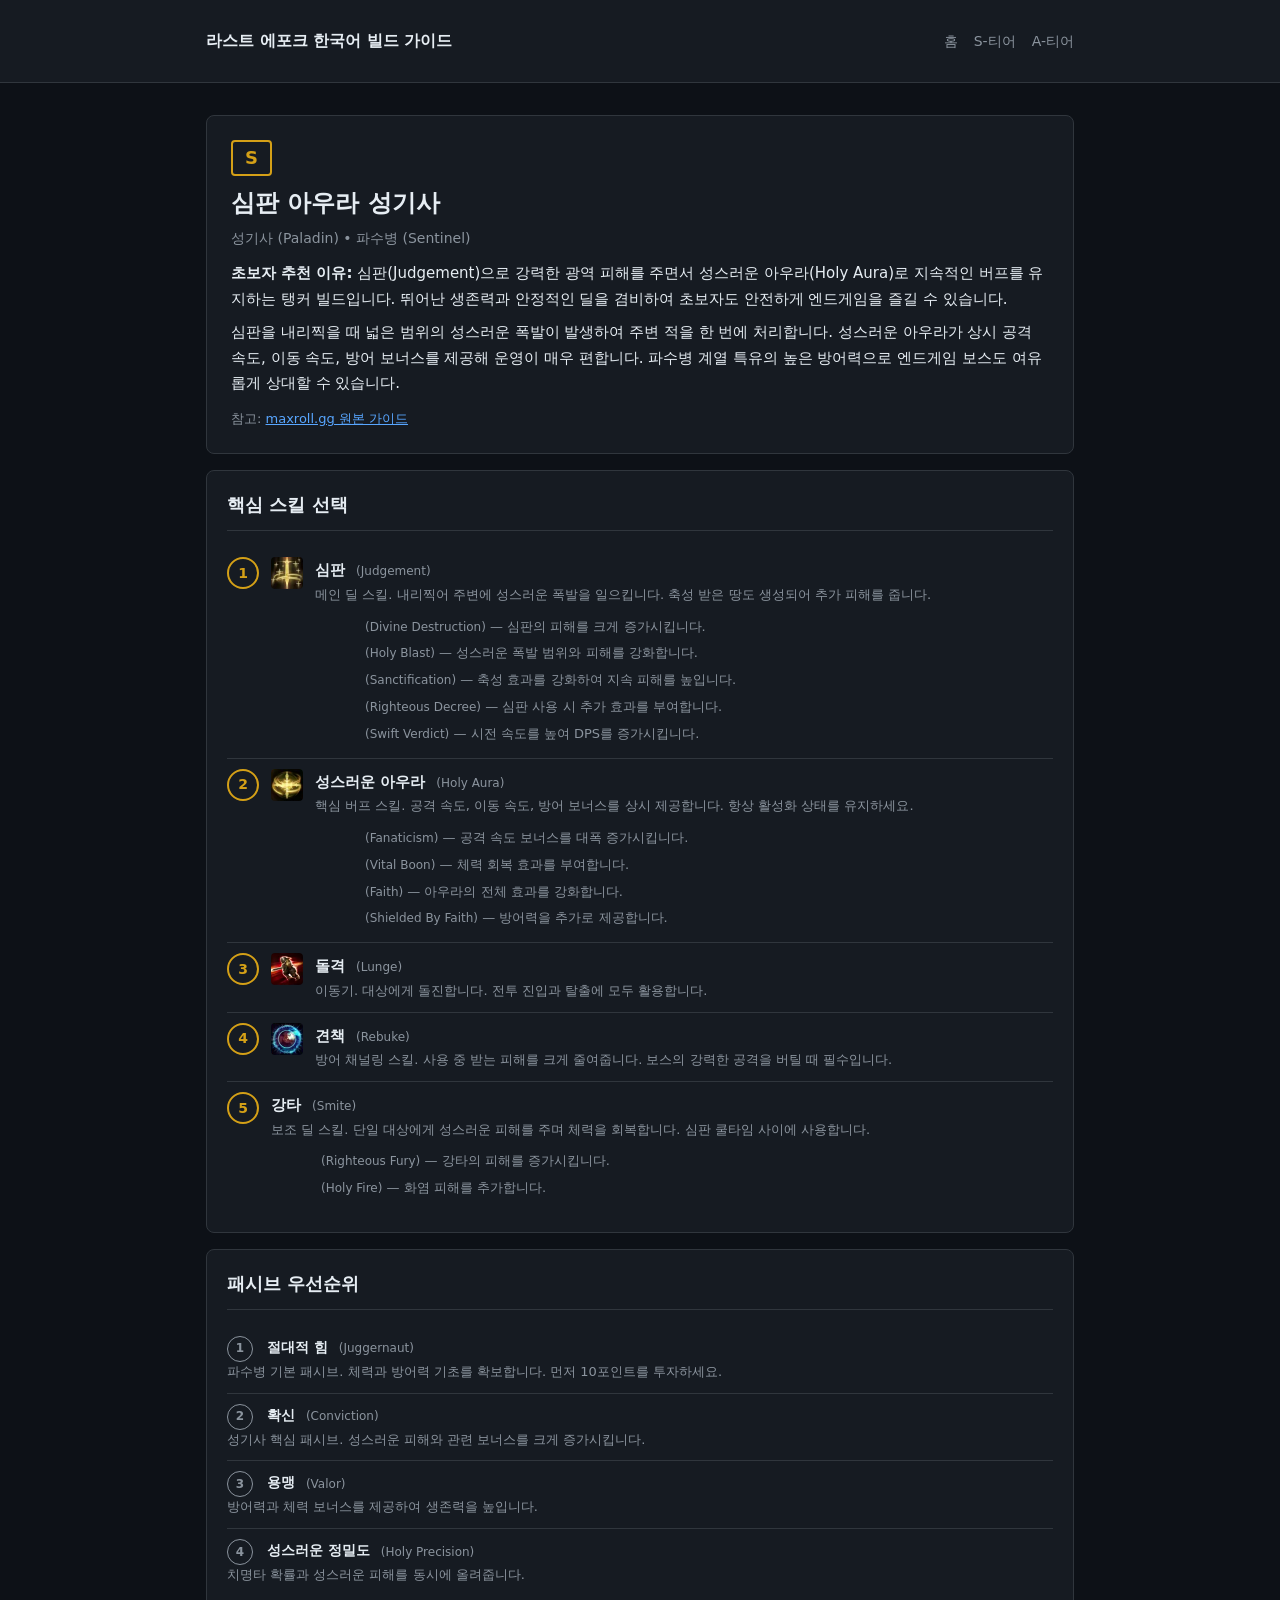
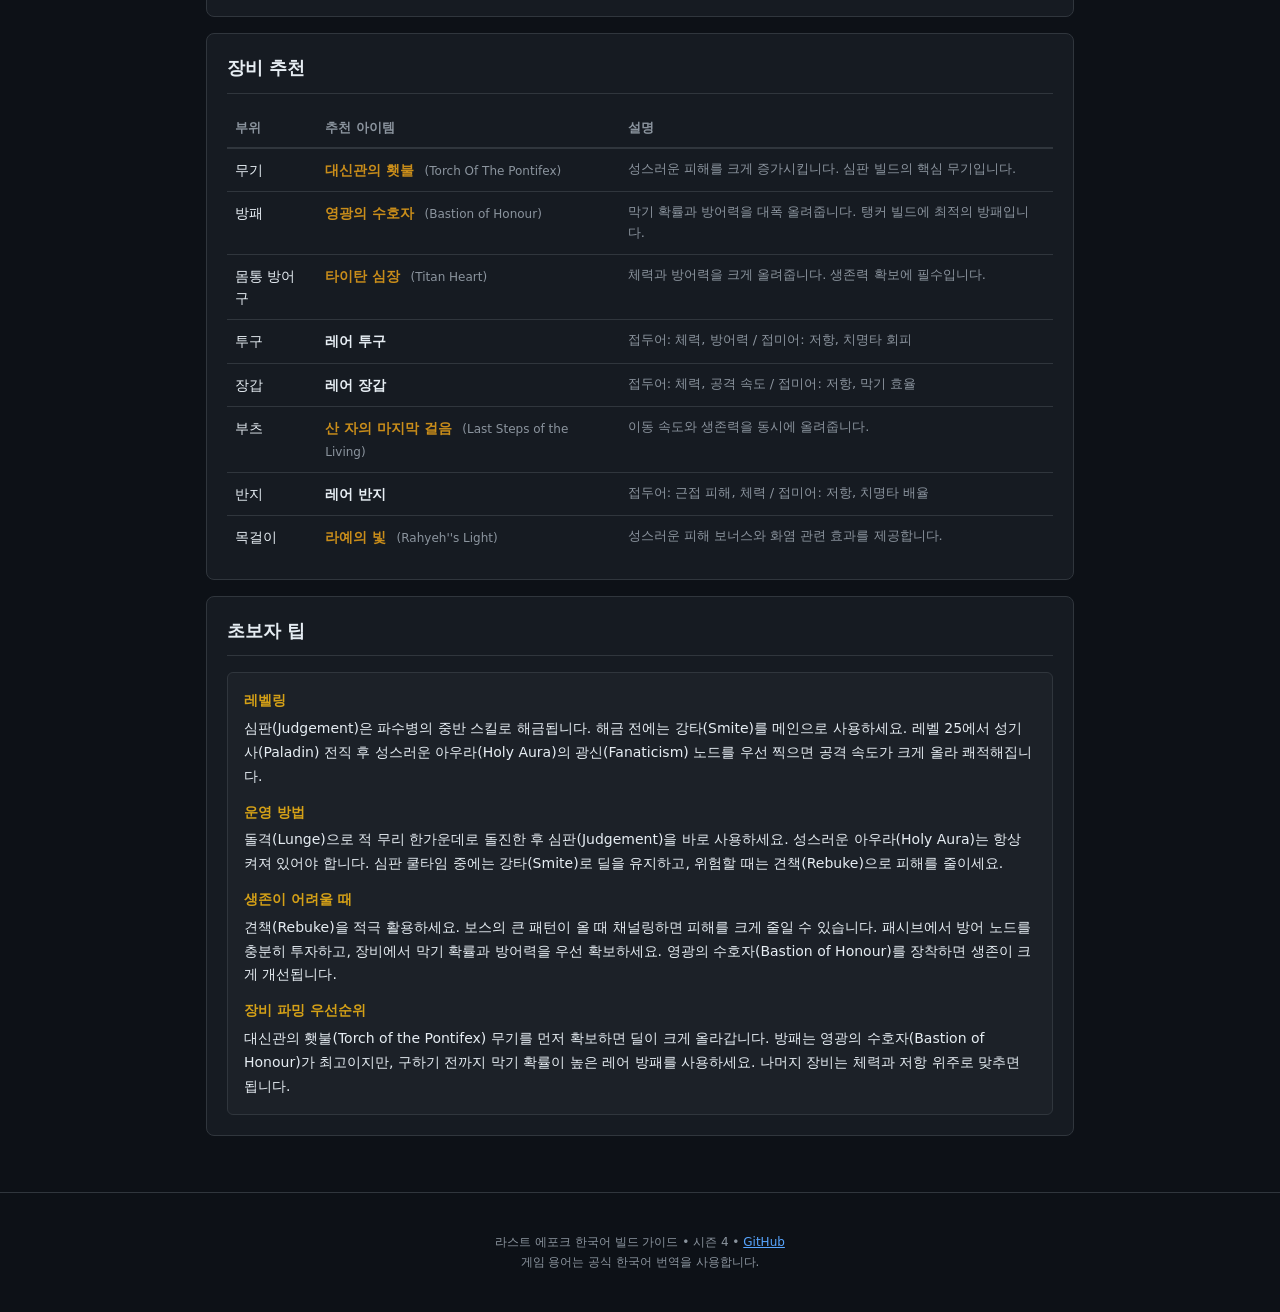
<file: guides/judgement-aura-paladin.html>
<!DOCTYPE html>
<html lang="ko">
<head>
  <meta charset="UTF-8">
  <meta name="viewport" content="width=device-width, initial-scale=1.0">
  <title>심판 아우라 성기사 - 라스트 에포크 빌드 가이드</title>
  <meta name="description" content="심판(Judgement)으로 강력한 광역 피해를 주면서 성스러운 아우라(Holy Aura)로 지속적인 버프를 유지하는 탱커 빌드입니다. 뛰어난 생존력과 안정적인 딜을 겸비하여 초보자도 안전하게 엔드게임을 즐길 수 있습니다.">
  <meta property="og:title" content="심판 아우라 성기사 - 라스트 에포크 시즌4 빌드 가이드">
  <meta property="og:description" content="심판(Judgement)으로 강력한 광역 피해를 주면서 성스러운 아우라(Holy Aura)로 지속적인 버프를 유지하는 탱커 빌드입니다. 뛰어난 생존력과 안정적인 딜을 겸비하여 초보자도 안전하게 엔드게임을 즐길 수 있습니다.">
  <meta property="og:type" content="article">
  <meta property="og:url" content="https://fnrkp089.github.io/lastepoch-kr/judgement-aura-paladin.html">
  <link rel="stylesheet" href="style.css">
</head>
<body>

<header class="site-header">
  <div class="container">
    <a href="index.html" class="site-title">라스트 에포크 한국어 빌드 가이드</a>
    <nav class="nav">
      <a href="index.html">홈</a>
      <a href="index.html#s-tier">S-티어</a>
      <a href="index.html#a-tier">A-티어</a>
    </nav>
  </div>
</header>

<main class="container">

  <!-- Build Header -->
  <div class="build-header">
    <span class="tier-badge ">S</span>
    <h1 class="build-title">심판 아우라 성기사</h1>
    <div class="build-class">
      성기사 (Paladin) &bull; 파수병 (Sentinel)
    </div>
    <div class="build-summary">
      <strong>초보자 추천 이유:</strong> 심판(Judgement)으로 강력한 광역 피해를 주면서 성스러운 아우라(Holy Aura)로 지속적인 버프를 유지하는 탱커 빌드입니다. 뛰어난 생존력과 안정적인 딜을 겸비하여 초보자도 안전하게 엔드게임을 즐길 수 있습니다.
    </div>
    <div class="build-summary" style="margin-top:8px">
      심판을 내리찍을 때 넓은 범위의 성스러운 폭발이 발생하여 주변 적을 한 번에 처리합니다. 성스러운 아우라가 상시 공격 속도, 이동 속도, 방어 보너스를 제공해 운영이 매우 편합니다. 파수병 계열 특유의 높은 방어력으로 엔드게임 보스도 여유롭게 상대할 수 있습니다.
    </div>
    <div class="source-link">
      참고: <a href="https://maxroll.gg/last-epoch/build-guides/judgement-aura-paladin-guide" target="_blank" rel="noopener">maxroll.gg 원본 가이드</a>
    </div>
  </div>

  <!-- Core Skills -->
  <div class="section">
    <h2>핵심 스킬 선택</h2>
    <div class="skill-step">
      <div class="step-num">1</div>
      <img class="skill-icon" src="https://fnrkp089.github.io/lastepoch-kr/lastepoch_skill_icons/icons/judgement.png" alt="심판" width="32" height="32" loading="lazy">
      <div class="skill-info">
        <span class="skill-name-kr">심판</span>
        <span class="skill-name-en">(Judgement)</span>
        <div class="skill-note">메인 딜 스킬. 내리찍어 주변에 성스러운 폭발을 일으킵니다. 축성 받은 땅도 생성되어 추가 피해를 줍니다.</div>
        <div class="node-list">
          <div class="node-item">
            <span class="node-name"></span>
            <span class="skill-name-en">(Divine Destruction)</span>
             — 심판의 피해를 크게 증가시킵니다.
          </div>
          <div class="node-item">
            <span class="node-name"></span>
            <span class="skill-name-en">(Holy Blast)</span>
             — 성스러운 폭발 범위와 피해를 강화합니다.
          </div>
          <div class="node-item">
            <span class="node-name"></span>
            <span class="skill-name-en">(Sanctification)</span>
             — 축성 효과를 강화하여 지속 피해를 높입니다.
          </div>
          <div class="node-item">
            <span class="node-name"></span>
            <span class="skill-name-en">(Righteous Decree)</span>
             — 심판 사용 시 추가 효과를 부여합니다.
          </div>
          <div class="node-item">
            <span class="node-name"></span>
            <span class="skill-name-en">(Swift Verdict)</span>
             — 시전 속도를 높여 DPS를 증가시킵니다.
          </div>
        </div>
      </div>
    </div>
    <div class="skill-step">
      <div class="step-num">2</div>
      <img class="skill-icon" src="https://fnrkp089.github.io/lastepoch-kr/lastepoch_skill_icons/icons/holy_aura.png" alt="성스러운 아우라" width="32" height="32" loading="lazy">
      <div class="skill-info">
        <span class="skill-name-kr">성스러운 아우라</span>
        <span class="skill-name-en">(Holy Aura)</span>
        <div class="skill-note">핵심 버프 스킬. 공격 속도, 이동 속도, 방어 보너스를 상시 제공합니다. 항상 활성화 상태를 유지하세요.</div>
        <div class="node-list">
          <div class="node-item">
            <span class="node-name"></span>
            <span class="skill-name-en">(Fanaticism)</span>
             — 공격 속도 보너스를 대폭 증가시킵니다.
          </div>
          <div class="node-item">
            <span class="node-name"></span>
            <span class="skill-name-en">(Vital Boon)</span>
             — 체력 회복 효과를 부여합니다.
          </div>
          <div class="node-item">
            <span class="node-name"></span>
            <span class="skill-name-en">(Faith)</span>
             — 아우라의 전체 효과를 강화합니다.
          </div>
          <div class="node-item">
            <span class="node-name"></span>
            <span class="skill-name-en">(Shielded By Faith)</span>
             — 방어력을 추가로 제공합니다.
          </div>
        </div>
      </div>
    </div>
    <div class="skill-step">
      <div class="step-num">3</div>
      <img class="skill-icon" src="https://fnrkp089.github.io/lastepoch-kr/lastepoch_skill_icons/icons/lunge.png" alt="돌격" width="32" height="32" loading="lazy">
      <div class="skill-info">
        <span class="skill-name-kr">돌격</span>
        <span class="skill-name-en">(Lunge)</span>
        <div class="skill-note">이동기. 대상에게 돌진합니다. 전투 진입과 탈출에 모두 활용합니다.</div>
      </div>
    </div>
    <div class="skill-step">
      <div class="step-num">4</div>
      <img class="skill-icon" src="https://fnrkp089.github.io/lastepoch-kr/lastepoch_skill_icons/icons/rebuke.png" alt="견책" width="32" height="32" loading="lazy">
      <div class="skill-info">
        <span class="skill-name-kr">견책</span>
        <span class="skill-name-en">(Rebuke)</span>
        <div class="skill-note">방어 채널링 스킬. 사용 중 받는 피해를 크게 줄여줍니다. 보스의 강력한 공격을 버틸 때 필수입니다.</div>
      </div>
    </div>
    <div class="skill-step">
      <div class="step-num">5</div>
      <div class="skill-info">
        <span class="skill-name-kr">강타</span>
        <span class="skill-name-en">(Smite)</span>
        <div class="skill-note">보조 딜 스킬. 단일 대상에게 성스러운 피해를 주며 체력을 회복합니다. 심판 쿨타임 사이에 사용합니다.</div>
        <div class="node-list">
          <div class="node-item">
            <span class="node-name"></span>
            <span class="skill-name-en">(Righteous Fury)</span>
             — 강타의 피해를 증가시킵니다.
          </div>
          <div class="node-item">
            <span class="node-name"></span>
            <span class="skill-name-en">(Holy Fire)</span>
             — 화염 피해를 추가합니다.
          </div>
        </div>
      </div>
    </div>
  </div>

  <!-- Passive Priorities -->
  <div class="section">
    <h2>패시브 우선순위</h2>
    <ol class="passive-list">
      <li class="passive-item">
        <span class="passive-name">절대적 힘</span>
        <span class="skill-name-en">(Juggernaut)</span>
        <div class="passive-note">파수병 기본 패시브. 체력과 방어력 기초를 확보합니다. 먼저 10포인트를 투자하세요.</div>
      </li>
      <li class="passive-item">
        <span class="passive-name">확신</span>
        <span class="skill-name-en">(Conviction)</span>
        <div class="passive-note">성기사 핵심 패시브. 성스러운 피해와 관련 보너스를 크게 증가시킵니다.</div>
      </li>
      <li class="passive-item">
        <span class="passive-name">용맹</span>
        <span class="skill-name-en">(Valor)</span>
        <div class="passive-note">방어력과 체력 보너스를 제공하여 생존력을 높입니다.</div>
      </li>
      <li class="passive-item">
        <span class="passive-name">성스러운 정밀도</span>
        <span class="skill-name-en">(Holy Precision)</span>
        <div class="passive-note">치명타 확률과 성스러운 피해를 동시에 올려줍니다.</div>
      </li>
    </ol>
  </div>

  <!-- Gear Recommendations -->
  <div class="section">
    <h2>장비 추천</h2>
    <table class="gear-table">
      <thead>
        <tr>
          <th>부위</th>
          <th>추천 아이템</th>
          <th>설명</th>
        </tr>
      </thead>
      <tbody>
        <tr>
          <td>무기</td>
          <td>
            <span class="unique-name">대신관의 횃불</span>
            <span class="skill-name-en">(Torch Of The Pontifex)</span>
          </td>
          <td class="gear-note">성스러운 피해를 크게 증가시킵니다. 심판 빌드의 핵심 무기입니다.</td>
        </tr>
        <tr>
          <td>방패</td>
          <td>
            <span class="unique-name">영광의 수호자</span>
            <span class="skill-name-en">(Bastion of Honour)</span>
          </td>
          <td class="gear-note">막기 확률과 방어력을 대폭 올려줍니다. 탱커 빌드에 최적의 방패입니다.</td>
        </tr>
        <tr>
          <td>몸통 방어구</td>
          <td>
            <span class="unique-name">타이탄 심장</span>
            <span class="skill-name-en">(Titan Heart)</span>
          </td>
          <td class="gear-note">체력과 방어력을 크게 올려줍니다. 생존력 확보에 필수입니다.</td>
        </tr>
        <tr>
          <td>투구</td>
          <td>
            <span class="rare-name">레어 투구</span>
          </td>
          <td class="gear-note">접두어: 체력, 방어력 / 접미어: 저항, 치명타 회피</td>
        </tr>
        <tr>
          <td>장갑</td>
          <td>
            <span class="rare-name">레어 장갑</span>
          </td>
          <td class="gear-note">접두어: 체력, 공격 속도 / 접미어: 저항, 막기 효율</td>
        </tr>
        <tr>
          <td>부츠</td>
          <td>
            <span class="unique-name">산 자의 마지막 걸음</span>
            <span class="skill-name-en">(Last Steps of the Living)</span>
          </td>
          <td class="gear-note">이동 속도와 생존력을 동시에 올려줍니다.</td>
        </tr>
        <tr>
          <td>반지</td>
          <td>
            <span class="rare-name">레어 반지</span>
          </td>
          <td class="gear-note">접두어: 근접 피해, 체력 / 접미어: 저항, 치명타 배율</td>
        </tr>
        <tr>
          <td>목걸이</td>
          <td>
            <span class="unique-name">라예의 빛</span>
            <span class="skill-name-en">(Rahyeh&#x27;&#x27;s Light)</span>
          </td>
          <td class="gear-note">성스러운 피해 보너스와 화염 관련 효과를 제공합니다.</td>
        </tr>
      </tbody>
    </table>
  </div>

  <!-- Beginner Tips -->
  <div class="section">
    <h2>초보자 팁</h2>
    <div class="tip-box">
      <div class="tip-content">
        <div class="tip-title">레벨링</div>
        심판(Judgement)은 파수병의 중반 스킬로 해금됩니다. 해금 전에는 강타(Smite)를 메인으로 사용하세요. 레벨 25에서 성기사(Paladin) 전직 후 성스러운 아우라(Holy Aura)의 광신(Fanaticism) 노드를 우선 찍으면 공격 속도가 크게 올라 쾌적해집니다.
      </div>
      <div class="tip-content">
        <div class="tip-title">운영 방법</div>
        돌격(Lunge)으로 적 무리 한가운데로 돌진한 후 심판(Judgement)을 바로 사용하세요. 성스러운 아우라(Holy Aura)는 항상 켜져 있어야 합니다. 심판 쿨타임 중에는 강타(Smite)로 딜을 유지하고, 위험할 때는 견책(Rebuke)으로 피해를 줄이세요.
      </div>
      <div class="tip-content">
        <div class="tip-title">생존이 어려울 때</div>
        견책(Rebuke)을 적극 활용하세요. 보스의 큰 패턴이 올 때 채널링하면 피해를 크게 줄일 수 있습니다. 패시브에서 방어 노드를 충분히 투자하고, 장비에서 막기 확률과 방어력을 우선 확보하세요. 영광의 수호자(Bastion of Honour)를 장착하면 생존이 크게 개선됩니다.
      </div>
      <div class="tip-content">
        <div class="tip-title">장비 파밍 우선순위</div>
        대신관의 횃불(Torch of the Pontifex) 무기를 먼저 확보하면 딜이 크게 올라갑니다. 방패는 영광의 수호자(Bastion of Honour)가 최고이지만, 구하기 전까지 막기 확률이 높은 레어 방패를 사용하세요. 나머지 장비는 체력과 저항 위주로 맞추면 됩니다.
      </div>
    </div>
  </div>

</main>

<footer class="site-footer">
  <div class="container">
    라스트 에포크 한국어 빌드 가이드 &bull; 시즌 4 &bull;
    <a href="https://github.com/fnrkp089/lastepoch-kr" target="_blank">GitHub</a>
    <br>게임 용어는 공식 한국어 번역을 사용합니다.
  </div>
</footer>

</body>
</html>
</file>
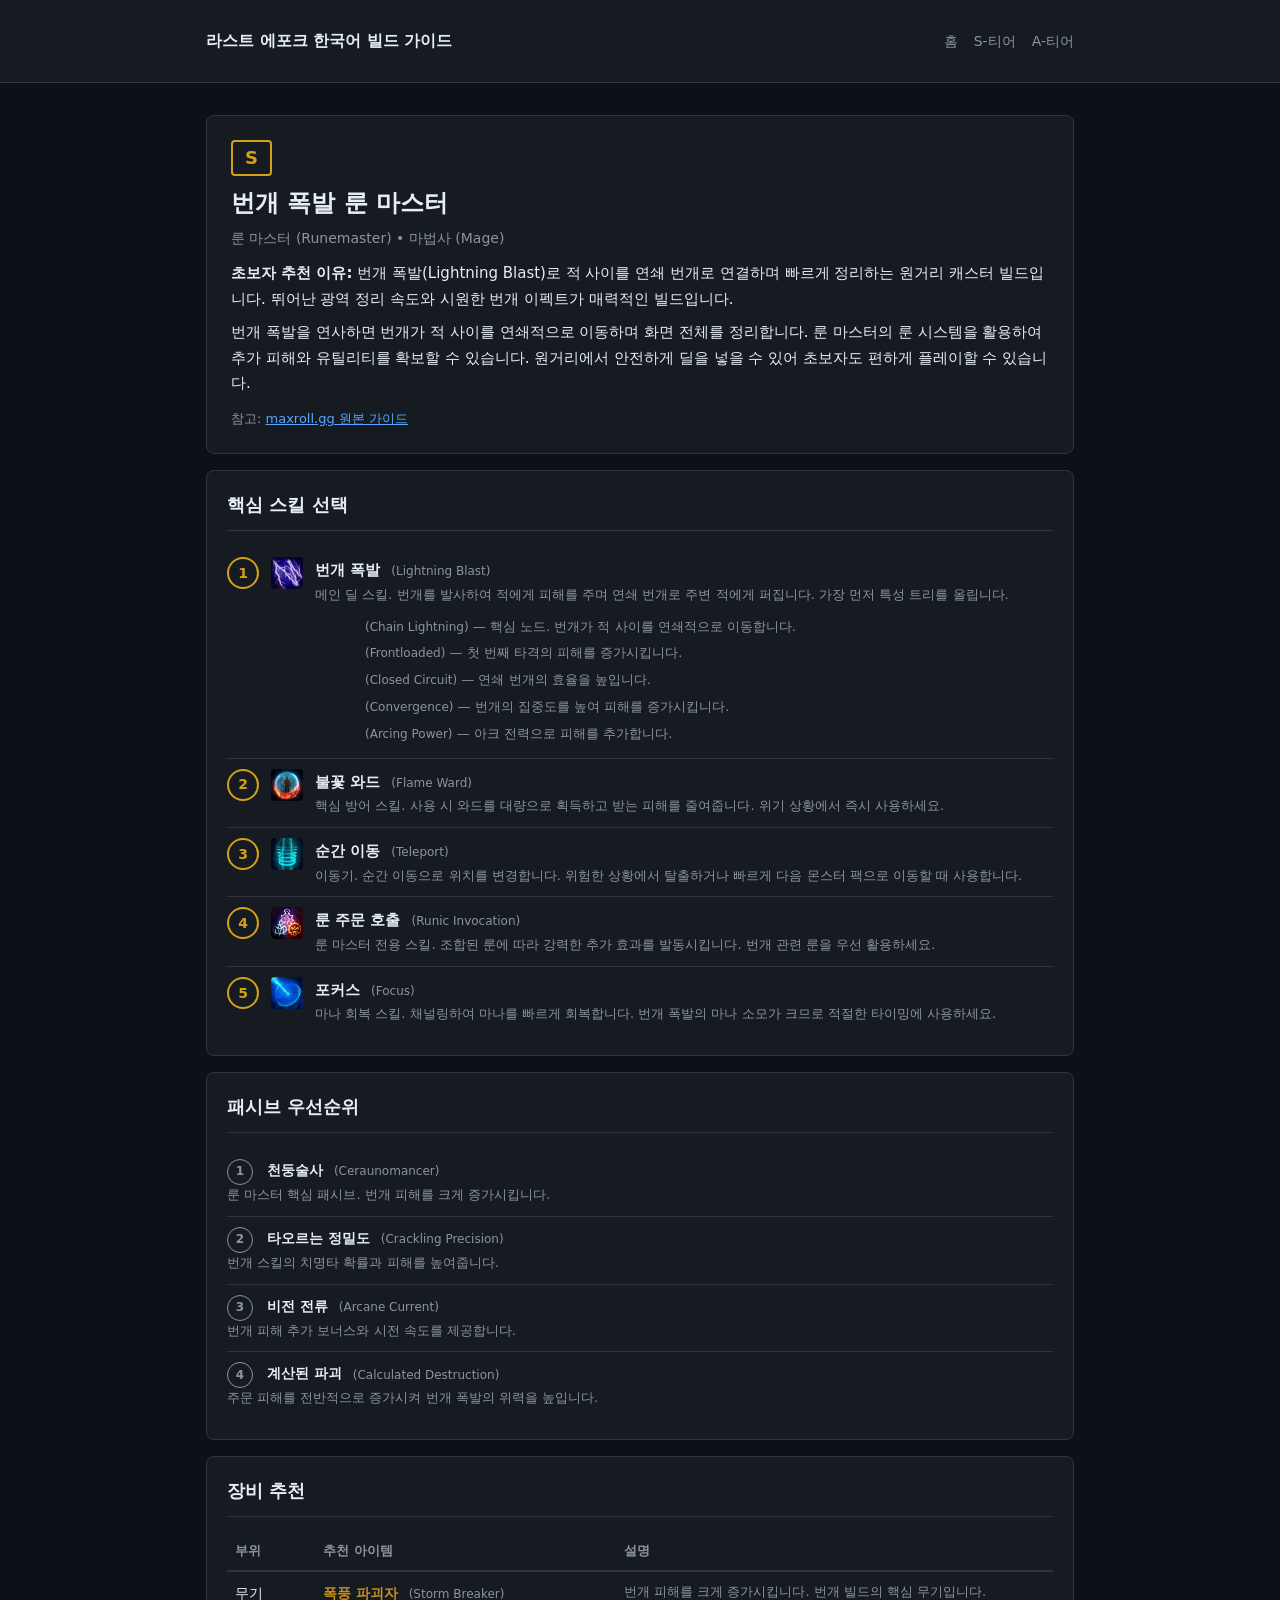
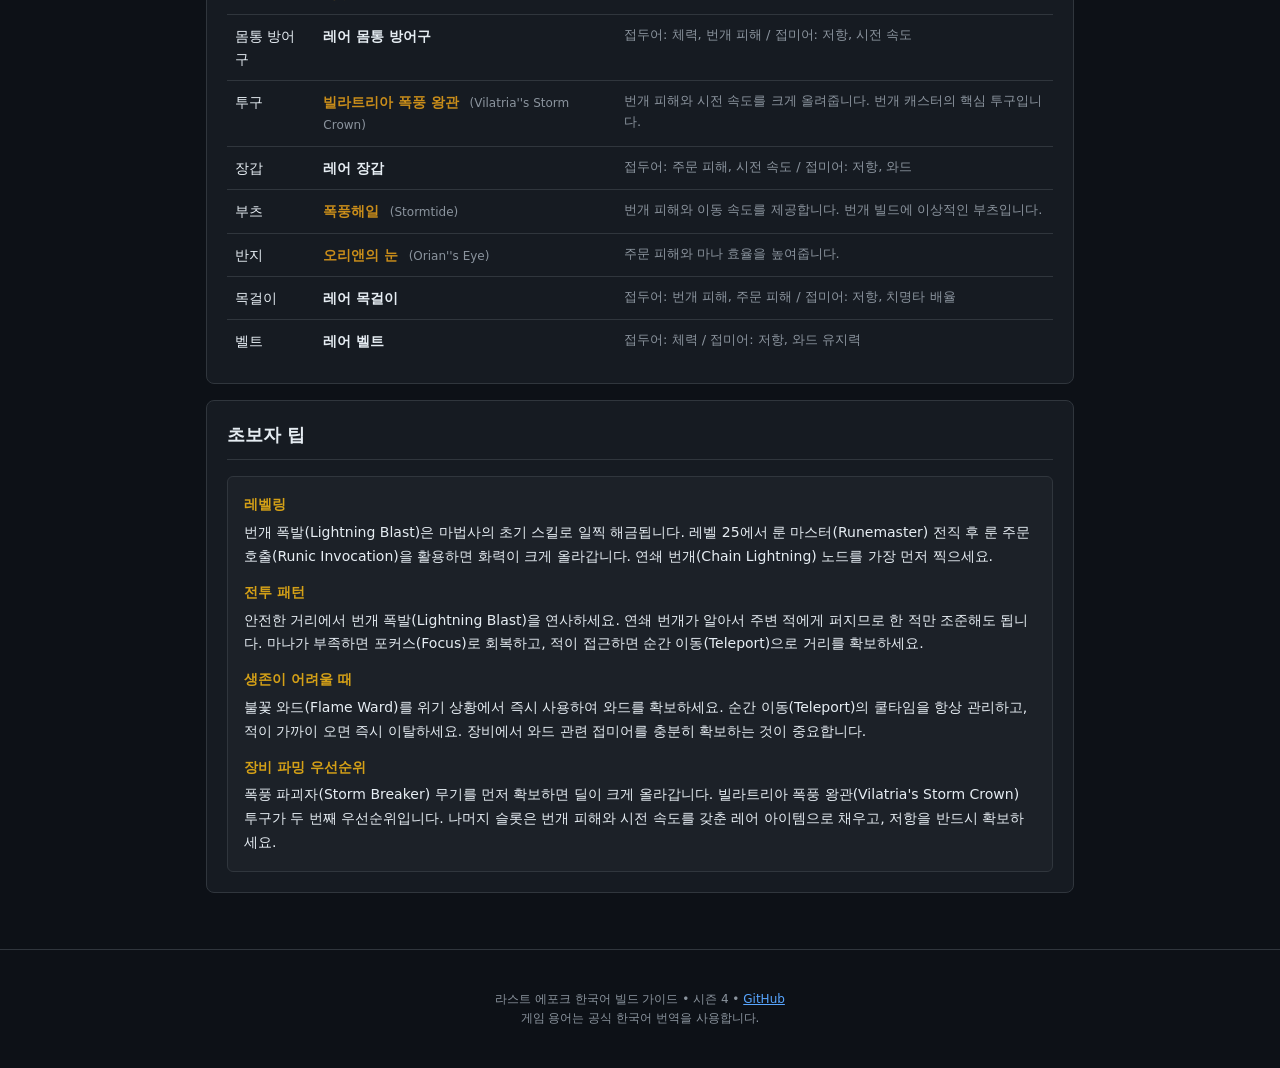
<file: guides/lightning-blast-runemaster.html>
<!DOCTYPE html>
<html lang="ko">
<head>
  <meta charset="UTF-8">
  <meta name="viewport" content="width=device-width, initial-scale=1.0">
  <title>번개 폭발 룬 마스터 - 라스트 에포크 빌드 가이드</title>
  <meta name="description" content="번개 폭발(Lightning Blast)로 적 사이를 연쇄 번개로 연결하며 빠르게 정리하는 원거리 캐스터 빌드입니다. 뛰어난 광역 정리 속도와 시원한 번개 이펙트가 매력적인 빌드입니다.">
  <meta property="og:title" content="번개 폭발 룬 마스터 - 라스트 에포크 시즌4 빌드 가이드">
  <meta property="og:description" content="번개 폭발(Lightning Blast)로 적 사이를 연쇄 번개로 연결하며 빠르게 정리하는 원거리 캐스터 빌드입니다. 뛰어난 광역 정리 속도와 시원한 번개 이펙트가 매력적인 빌드입니다.">
  <meta property="og:type" content="article">
  <meta property="og:url" content="https://fnrkp089.github.io/lastepoch-kr/lightning-blast-runemaster.html">
  <link rel="stylesheet" href="style.css">
</head>
<body>

<header class="site-header">
  <div class="container">
    <a href="index.html" class="site-title">라스트 에포크 한국어 빌드 가이드</a>
    <nav class="nav">
      <a href="index.html">홈</a>
      <a href="index.html#s-tier">S-티어</a>
      <a href="index.html#a-tier">A-티어</a>
    </nav>
  </div>
</header>

<main class="container">

  <!-- Build Header -->
  <div class="build-header">
    <span class="tier-badge ">S</span>
    <h1 class="build-title">번개 폭발 룬 마스터</h1>
    <div class="build-class">
      룬 마스터 (Runemaster) &bull; 마법사 (Mage)
    </div>
    <div class="build-summary">
      <strong>초보자 추천 이유:</strong> 번개 폭발(Lightning Blast)로 적 사이를 연쇄 번개로 연결하며 빠르게 정리하는 원거리 캐스터 빌드입니다. 뛰어난 광역 정리 속도와 시원한 번개 이펙트가 매력적인 빌드입니다.
    </div>
    <div class="build-summary" style="margin-top:8px">
      번개 폭발을 연사하면 번개가 적 사이를 연쇄적으로 이동하며 화면 전체를 정리합니다. 룬 마스터의 룬 시스템을 활용하여 추가 피해와 유틸리티를 확보할 수 있습니다. 원거리에서 안전하게 딜을 넣을 수 있어 초보자도 편하게 플레이할 수 있습니다.
    </div>
    <div class="source-link">
      참고: <a href="https://maxroll.gg/last-epoch/build-guides/lightning-blast-runemaster-guide" target="_blank" rel="noopener">maxroll.gg 원본 가이드</a>
    </div>
  </div>

  <!-- Core Skills -->
  <div class="section">
    <h2>핵심 스킬 선택</h2>
    <div class="skill-step">
      <div class="step-num">1</div>
      <img class="skill-icon" src="https://fnrkp089.github.io/lastepoch-kr/lastepoch_skill_icons/icons/lightning_blast.png" alt="번개 폭발" width="32" height="32" loading="lazy">
      <div class="skill-info">
        <span class="skill-name-kr">번개 폭발</span>
        <span class="skill-name-en">(Lightning Blast)</span>
        <div class="skill-note">메인 딜 스킬. 번개를 발사하여 적에게 피해를 주며 연쇄 번개로 주변 적에게 퍼집니다. 가장 먼저 특성 트리를 올립니다.</div>
        <div class="node-list">
          <div class="node-item">
            <span class="node-name"></span>
            <span class="skill-name-en">(Chain Lightning)</span>
             — 핵심 노드. 번개가 적 사이를 연쇄적으로 이동합니다.
          </div>
          <div class="node-item">
            <span class="node-name"></span>
            <span class="skill-name-en">(Frontloaded)</span>
             — 첫 번째 타격의 피해를 증가시킵니다.
          </div>
          <div class="node-item">
            <span class="node-name"></span>
            <span class="skill-name-en">(Closed Circuit)</span>
             — 연쇄 번개의 효율을 높입니다.
          </div>
          <div class="node-item">
            <span class="node-name"></span>
            <span class="skill-name-en">(Convergence)</span>
             — 번개의 집중도를 높여 피해를 증가시킵니다.
          </div>
          <div class="node-item">
            <span class="node-name"></span>
            <span class="skill-name-en">(Arcing Power)</span>
             — 아크 전력으로 피해를 추가합니다.
          </div>
        </div>
      </div>
    </div>
    <div class="skill-step">
      <div class="step-num">2</div>
      <img class="skill-icon" src="https://fnrkp089.github.io/lastepoch-kr/lastepoch_skill_icons/icons/flame_ward.png" alt="불꽃 와드" width="32" height="32" loading="lazy">
      <div class="skill-info">
        <span class="skill-name-kr">불꽃 와드</span>
        <span class="skill-name-en">(Flame Ward)</span>
        <div class="skill-note">핵심 방어 스킬. 사용 시 와드를 대량으로 획득하고 받는 피해를 줄여줍니다. 위기 상황에서 즉시 사용하세요.</div>
      </div>
    </div>
    <div class="skill-step">
      <div class="step-num">3</div>
      <img class="skill-icon" src="https://fnrkp089.github.io/lastepoch-kr/lastepoch_skill_icons/icons/teleport.png" alt="순간 이동" width="32" height="32" loading="lazy">
      <div class="skill-info">
        <span class="skill-name-kr">순간 이동</span>
        <span class="skill-name-en">(Teleport)</span>
        <div class="skill-note">이동기. 순간 이동으로 위치를 변경합니다. 위험한 상황에서 탈출하거나 빠르게 다음 몬스터 팩으로 이동할 때 사용합니다.</div>
      </div>
    </div>
    <div class="skill-step">
      <div class="step-num">4</div>
      <img class="skill-icon" src="https://fnrkp089.github.io/lastepoch-kr/lastepoch_skill_icons/icons/runic_invocation.png" alt="룬 주문 호출" width="32" height="32" loading="lazy">
      <div class="skill-info">
        <span class="skill-name-kr">룬 주문 호출</span>
        <span class="skill-name-en">(Runic Invocation)</span>
        <div class="skill-note">룬 마스터 전용 스킬. 조합된 룬에 따라 강력한 추가 효과를 발동시킵니다. 번개 관련 룬을 우선 활용하세요.</div>
      </div>
    </div>
    <div class="skill-step">
      <div class="step-num">5</div>
      <img class="skill-icon" src="https://fnrkp089.github.io/lastepoch-kr/lastepoch_skill_icons/icons/focus.png" alt="포커스" width="32" height="32" loading="lazy">
      <div class="skill-info">
        <span class="skill-name-kr">포커스</span>
        <span class="skill-name-en">(Focus)</span>
        <div class="skill-note">마나 회복 스킬. 채널링하여 마나를 빠르게 회복합니다. 번개 폭발의 마나 소모가 크므로 적절한 타이밍에 사용하세요.</div>
      </div>
    </div>
  </div>

  <!-- Passive Priorities -->
  <div class="section">
    <h2>패시브 우선순위</h2>
    <ol class="passive-list">
      <li class="passive-item">
        <span class="passive-name">천둥술사</span>
        <span class="skill-name-en">(Ceraunomancer)</span>
        <div class="passive-note">룬 마스터 핵심 패시브. 번개 피해를 크게 증가시킵니다.</div>
      </li>
      <li class="passive-item">
        <span class="passive-name">타오르는 정밀도</span>
        <span class="skill-name-en">(Crackling Precision)</span>
        <div class="passive-note">번개 스킬의 치명타 확률과 피해를 높여줍니다.</div>
      </li>
      <li class="passive-item">
        <span class="passive-name">비전 전류</span>
        <span class="skill-name-en">(Arcane Current)</span>
        <div class="passive-note">번개 피해 추가 보너스와 시전 속도를 제공합니다.</div>
      </li>
      <li class="passive-item">
        <span class="passive-name">계산된 파괴</span>
        <span class="skill-name-en">(Calculated Destruction)</span>
        <div class="passive-note">주문 피해를 전반적으로 증가시켜 번개 폭발의 위력을 높입니다.</div>
      </li>
    </ol>
  </div>

  <!-- Gear Recommendations -->
  <div class="section">
    <h2>장비 추천</h2>
    <table class="gear-table">
      <thead>
        <tr>
          <th>부위</th>
          <th>추천 아이템</th>
          <th>설명</th>
        </tr>
      </thead>
      <tbody>
        <tr>
          <td>무기</td>
          <td>
            <span class="unique-name">폭풍 파괴자</span>
            <span class="skill-name-en">(Storm Breaker)</span>
          </td>
          <td class="gear-note">번개 피해를 크게 증가시킵니다. 번개 빌드의 핵심 무기입니다.</td>
        </tr>
        <tr>
          <td>몸통 방어구</td>
          <td>
            <span class="rare-name">레어 몸통 방어구</span>
          </td>
          <td class="gear-note">접두어: 체력, 번개 피해 / 접미어: 저항, 시전 속도</td>
        </tr>
        <tr>
          <td>투구</td>
          <td>
            <span class="unique-name">빌라트리아 폭풍 왕관</span>
            <span class="skill-name-en">(Vilatria&#x27;&#x27;s Storm Crown)</span>
          </td>
          <td class="gear-note">번개 피해와 시전 속도를 크게 올려줍니다. 번개 캐스터의 핵심 투구입니다.</td>
        </tr>
        <tr>
          <td>장갑</td>
          <td>
            <span class="rare-name">레어 장갑</span>
          </td>
          <td class="gear-note">접두어: 주문 피해, 시전 속도 / 접미어: 저항, 와드</td>
        </tr>
        <tr>
          <td>부츠</td>
          <td>
            <span class="unique-name">폭풍해일</span>
            <span class="skill-name-en">(Stormtide)</span>
          </td>
          <td class="gear-note">번개 피해와 이동 속도를 제공합니다. 번개 빌드에 이상적인 부츠입니다.</td>
        </tr>
        <tr>
          <td>반지</td>
          <td>
            <span class="unique-name">오리앤의 눈</span>
            <span class="skill-name-en">(Orian&#x27;&#x27;s Eye)</span>
          </td>
          <td class="gear-note">주문 피해와 마나 효율을 높여줍니다.</td>
        </tr>
        <tr>
          <td>목걸이</td>
          <td>
            <span class="rare-name">레어 목걸이</span>
          </td>
          <td class="gear-note">접두어: 번개 피해, 주문 피해 / 접미어: 저항, 치명타 배율</td>
        </tr>
        <tr>
          <td>벨트</td>
          <td>
            <span class="rare-name">레어 벨트</span>
          </td>
          <td class="gear-note">접두어: 체력 / 접미어: 저항, 와드 유지력</td>
        </tr>
      </tbody>
    </table>
  </div>

  <!-- Beginner Tips -->
  <div class="section">
    <h2>초보자 팁</h2>
    <div class="tip-box">
      <div class="tip-content">
        <div class="tip-title">레벨링</div>
        번개 폭발(Lightning Blast)은 마법사의 초기 스킬로 일찍 해금됩니다. 레벨 25에서 룬 마스터(Runemaster) 전직 후 룬 주문 호출(Runic Invocation)을 활용하면 화력이 크게 올라갑니다. 연쇄 번개(Chain Lightning) 노드를 가장 먼저 찍으세요.
      </div>
      <div class="tip-content">
        <div class="tip-title">전투 패턴</div>
        안전한 거리에서 번개 폭발(Lightning Blast)을 연사하세요. 연쇄 번개가 알아서 주변 적에게 퍼지므로 한 적만 조준해도 됩니다. 마나가 부족하면 포커스(Focus)로 회복하고, 적이 접근하면 순간 이동(Teleport)으로 거리를 확보하세요.
      </div>
      <div class="tip-content">
        <div class="tip-title">생존이 어려울 때</div>
        불꽃 와드(Flame Ward)를 위기 상황에서 즉시 사용하여 와드를 확보하세요. 순간 이동(Teleport)의 쿨타임을 항상 관리하고, 적이 가까이 오면 즉시 이탈하세요. 장비에서 와드 관련 접미어를 충분히 확보하는 것이 중요합니다.
      </div>
      <div class="tip-content">
        <div class="tip-title">장비 파밍 우선순위</div>
        폭풍 파괴자(Storm Breaker) 무기를 먼저 확보하면 딜이 크게 올라갑니다. 빌라트리아 폭풍 왕관(Vilatria&#x27;s Storm Crown) 투구가 두 번째 우선순위입니다. 나머지 슬롯은 번개 피해와 시전 속도를 갖춘 레어 아이템으로 채우고, 저항을 반드시 확보하세요.
      </div>
    </div>
  </div>

</main>

<footer class="site-footer">
  <div class="container">
    라스트 에포크 한국어 빌드 가이드 &bull; 시즌 4 &bull;
    <a href="https://github.com/fnrkp089/lastepoch-kr" target="_blank">GitHub</a>
    <br>게임 용어는 공식 한국어 번역을 사용합니다.
  </div>
</footer>

</body>
</html>
</file>
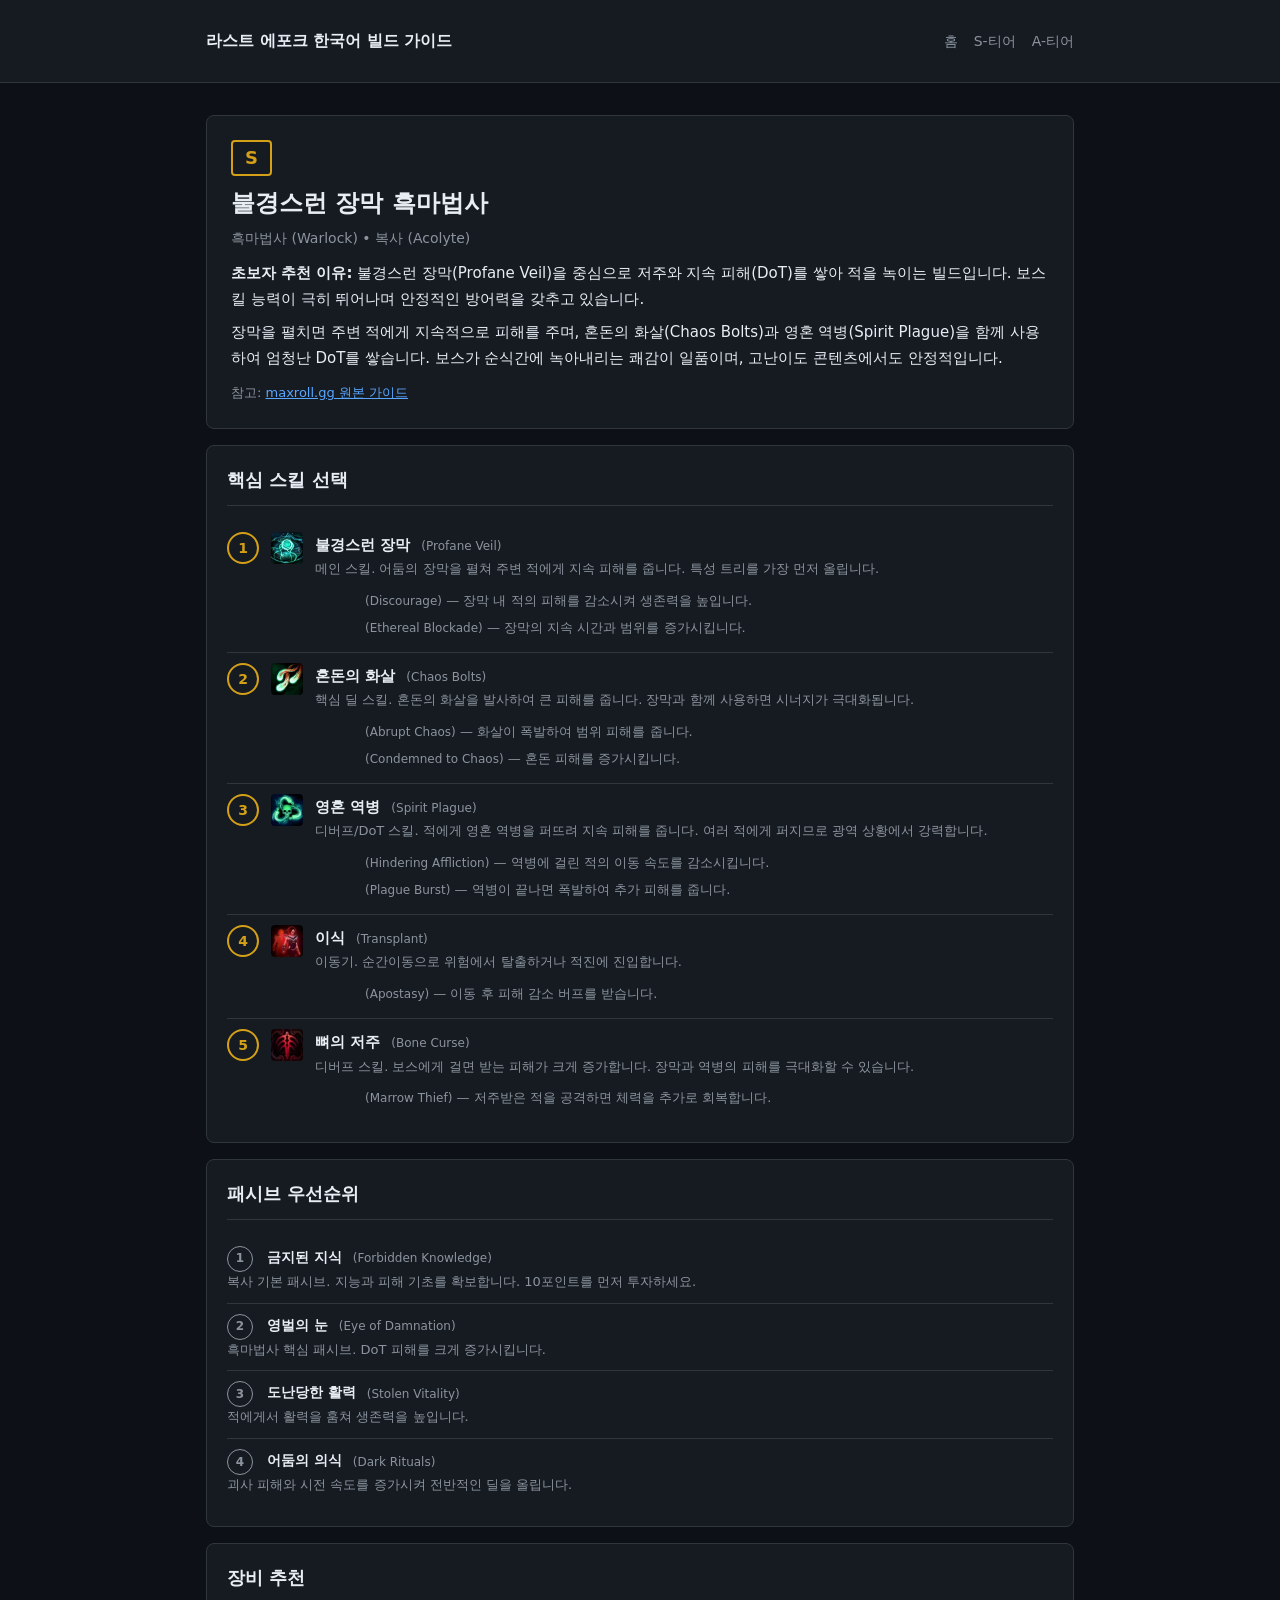
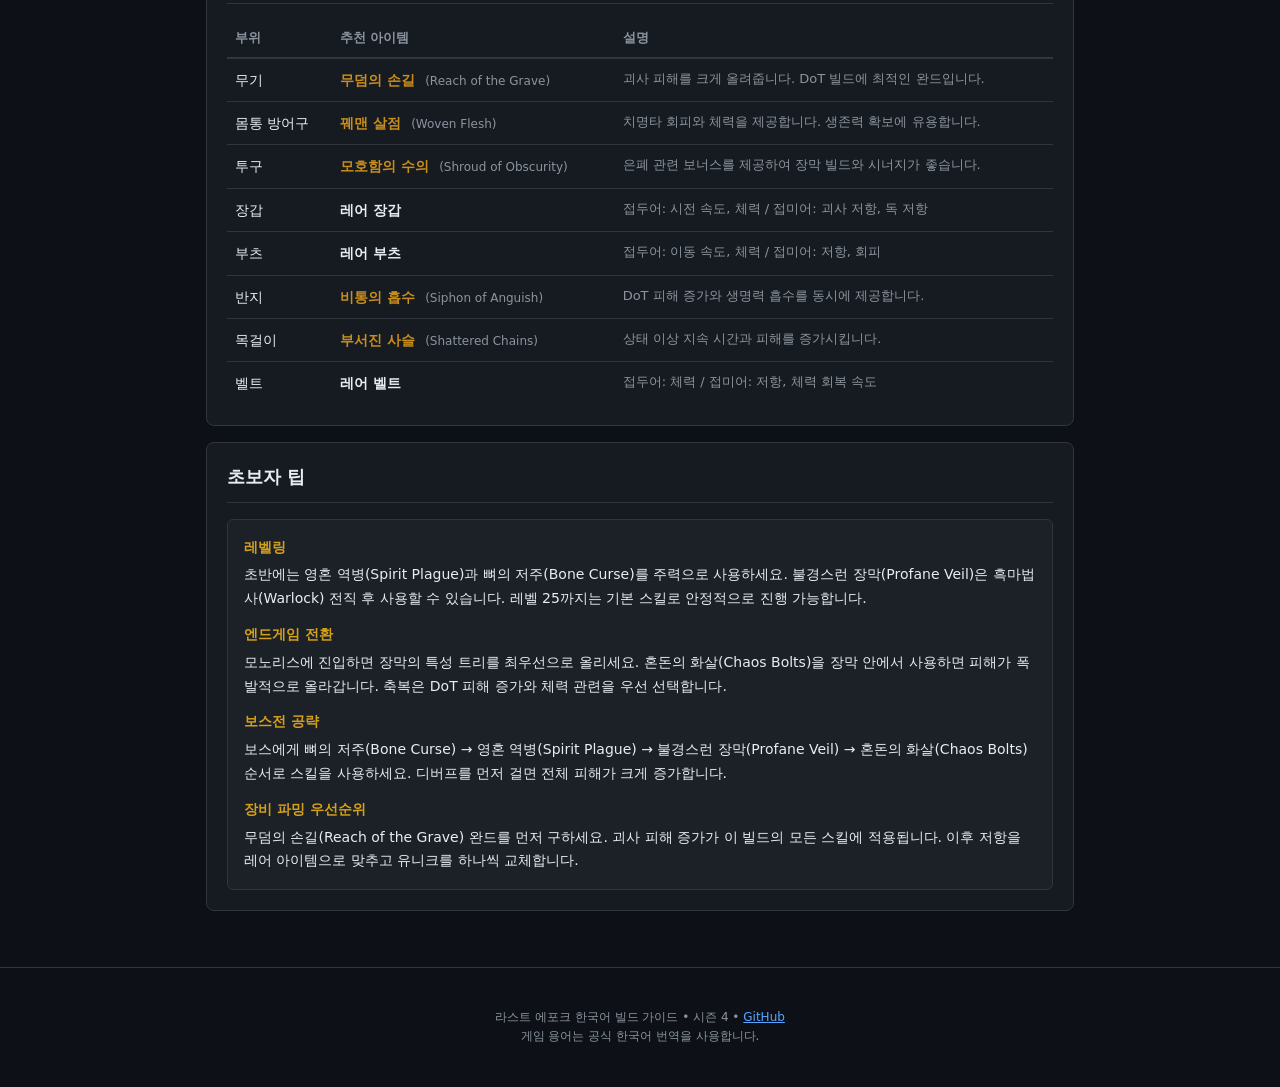
<file: guides/profane-veil-warlock.html>
<!DOCTYPE html>
<html lang="ko">
<head>
  <meta charset="UTF-8">
  <meta name="viewport" content="width=device-width, initial-scale=1.0">
  <title>불경스런 장막 흑마법사 - 라스트 에포크 빌드 가이드</title>
  <meta name="description" content="불경스런 장막(Profane Veil)을 중심으로 저주와 지속 피해(DoT)를 쌓아 적을 녹이는 빌드입니다. 보스 킬 능력이 극히 뛰어나며 안정적인 방어력을 갖추고 있습니다.">
  <meta property="og:title" content="불경스런 장막 흑마법사 - 라스트 에포크 시즌4 빌드 가이드">
  <meta property="og:description" content="불경스런 장막(Profane Veil)을 중심으로 저주와 지속 피해(DoT)를 쌓아 적을 녹이는 빌드입니다. 보스 킬 능력이 극히 뛰어나며 안정적인 방어력을 갖추고 있습니다.">
  <meta property="og:type" content="article">
  <meta property="og:url" content="https://fnrkp089.github.io/lastepoch-kr/profane-veil-warlock.html">
  <link rel="stylesheet" href="style.css">
</head>
<body>

<header class="site-header">
  <div class="container">
    <a href="index.html" class="site-title">라스트 에포크 한국어 빌드 가이드</a>
    <nav class="nav">
      <a href="index.html">홈</a>
      <a href="index.html#s-tier">S-티어</a>
      <a href="index.html#a-tier">A-티어</a>
    </nav>
  </div>
</header>

<main class="container">

  <!-- Build Header -->
  <div class="build-header">
    <span class="tier-badge ">S</span>
    <h1 class="build-title">불경스런 장막 흑마법사</h1>
    <div class="build-class">
      흑마법사 (Warlock) &bull; 복사 (Acolyte)
    </div>
    <div class="build-summary">
      <strong>초보자 추천 이유:</strong> 불경스런 장막(Profane Veil)을 중심으로 저주와 지속 피해(DoT)를 쌓아 적을 녹이는 빌드입니다. 보스 킬 능력이 극히 뛰어나며 안정적인 방어력을 갖추고 있습니다.
    </div>
    <div class="build-summary" style="margin-top:8px">
      장막을 펼치면 주변 적에게 지속적으로 피해를 주며, 혼돈의 화살(Chaos Bolts)과 영혼 역병(Spirit Plague)을 함께 사용하여 엄청난 DoT를 쌓습니다. 보스가 순식간에 녹아내리는 쾌감이 일품이며, 고난이도 콘텐츠에서도 안정적입니다.
    </div>
    <div class="source-link">
      참고: <a href="https://maxroll.gg/last-epoch/build-guides/profane-veil-warlock-guide" target="_blank" rel="noopener">maxroll.gg 원본 가이드</a>
    </div>
  </div>

  <!-- Core Skills -->
  <div class="section">
    <h2>핵심 스킬 선택</h2>
    <div class="skill-step">
      <div class="step-num">1</div>
      <img class="skill-icon" src="https://fnrkp089.github.io/lastepoch-kr/lastepoch_skill_icons/icons/profane_veil.png" alt="불경스런 장막" width="32" height="32" loading="lazy">
      <div class="skill-info">
        <span class="skill-name-kr">불경스런 장막</span>
        <span class="skill-name-en">(Profane Veil)</span>
        <div class="skill-note">메인 스킬. 어둠의 장막을 펼쳐 주변 적에게 지속 피해를 줍니다. 특성 트리를 가장 먼저 올립니다.</div>
        <div class="node-list">
          <div class="node-item">
            <span class="node-name"></span>
            <span class="skill-name-en">(Discourage)</span>
             — 장막 내 적의 피해를 감소시켜 생존력을 높입니다.
          </div>
          <div class="node-item">
            <span class="node-name"></span>
            <span class="skill-name-en">(Ethereal Blockade)</span>
             — 장막의 지속 시간과 범위를 증가시킵니다.
          </div>
        </div>
      </div>
    </div>
    <div class="skill-step">
      <div class="step-num">2</div>
      <img class="skill-icon" src="https://fnrkp089.github.io/lastepoch-kr/lastepoch_skill_icons/icons/chaos_bolts.png" alt="혼돈의 화살" width="32" height="32" loading="lazy">
      <div class="skill-info">
        <span class="skill-name-kr">혼돈의 화살</span>
        <span class="skill-name-en">(Chaos Bolts)</span>
        <div class="skill-note">핵심 딜 스킬. 혼돈의 화살을 발사하여 큰 피해를 줍니다. 장막과 함께 사용하면 시너지가 극대화됩니다.</div>
        <div class="node-list">
          <div class="node-item">
            <span class="node-name"></span>
            <span class="skill-name-en">(Abrupt Chaos)</span>
             — 화살이 폭발하여 범위 피해를 줍니다.
          </div>
          <div class="node-item">
            <span class="node-name"></span>
            <span class="skill-name-en">(Condemned to Chaos)</span>
             — 혼돈 피해를 증가시킵니다.
          </div>
        </div>
      </div>
    </div>
    <div class="skill-step">
      <div class="step-num">3</div>
      <img class="skill-icon" src="https://fnrkp089.github.io/lastepoch-kr/lastepoch_skill_icons/icons/spirit_plague.png" alt="영혼 역병" width="32" height="32" loading="lazy">
      <div class="skill-info">
        <span class="skill-name-kr">영혼 역병</span>
        <span class="skill-name-en">(Spirit Plague)</span>
        <div class="skill-note">디버프/DoT 스킬. 적에게 영혼 역병을 퍼뜨려 지속 피해를 줍니다. 여러 적에게 퍼지므로 광역 상황에서 강력합니다.</div>
        <div class="node-list">
          <div class="node-item">
            <span class="node-name"></span>
            <span class="skill-name-en">(Hindering Affliction)</span>
             — 역병에 걸린 적의 이동 속도를 감소시킵니다.
          </div>
          <div class="node-item">
            <span class="node-name"></span>
            <span class="skill-name-en">(Plague Burst)</span>
             — 역병이 끝나면 폭발하여 추가 피해를 줍니다.
          </div>
        </div>
      </div>
    </div>
    <div class="skill-step">
      <div class="step-num">4</div>
      <img class="skill-icon" src="https://fnrkp089.github.io/lastepoch-kr/lastepoch_skill_icons/icons/transplant.png" alt="이식" width="32" height="32" loading="lazy">
      <div class="skill-info">
        <span class="skill-name-kr">이식</span>
        <span class="skill-name-en">(Transplant)</span>
        <div class="skill-note">이동기. 순간이동으로 위험에서 탈출하거나 적진에 진입합니다.</div>
        <div class="node-list">
          <div class="node-item">
            <span class="node-name"></span>
            <span class="skill-name-en">(Apostasy)</span>
             — 이동 후 피해 감소 버프를 받습니다.
          </div>
        </div>
      </div>
    </div>
    <div class="skill-step">
      <div class="step-num">5</div>
      <img class="skill-icon" src="https://fnrkp089.github.io/lastepoch-kr/lastepoch_skill_icons/icons/bone_curse.png" alt="뼈의 저주" width="32" height="32" loading="lazy">
      <div class="skill-info">
        <span class="skill-name-kr">뼈의 저주</span>
        <span class="skill-name-en">(Bone Curse)</span>
        <div class="skill-note">디버프 스킬. 보스에게 걸면 받는 피해가 크게 증가합니다. 장막과 역병의 피해를 극대화할 수 있습니다.</div>
        <div class="node-list">
          <div class="node-item">
            <span class="node-name"></span>
            <span class="skill-name-en">(Marrow Thief)</span>
             — 저주받은 적을 공격하면 체력을 추가로 회복합니다.
          </div>
        </div>
      </div>
    </div>
  </div>

  <!-- Passive Priorities -->
  <div class="section">
    <h2>패시브 우선순위</h2>
    <ol class="passive-list">
      <li class="passive-item">
        <span class="passive-name">금지된 지식</span>
        <span class="skill-name-en">(Forbidden Knowledge)</span>
        <div class="passive-note">복사 기본 패시브. 지능과 피해 기초를 확보합니다. 10포인트를 먼저 투자하세요.</div>
      </li>
      <li class="passive-item">
        <span class="passive-name">영벌의 눈</span>
        <span class="skill-name-en">(Eye of Damnation)</span>
        <div class="passive-note">흑마법사 핵심 패시브. DoT 피해를 크게 증가시킵니다.</div>
      </li>
      <li class="passive-item">
        <span class="passive-name">도난당한 활력</span>
        <span class="skill-name-en">(Stolen Vitality)</span>
        <div class="passive-note">적에게서 활력을 훔쳐 생존력을 높입니다.</div>
      </li>
      <li class="passive-item">
        <span class="passive-name">어둠의 의식</span>
        <span class="skill-name-en">(Dark Rituals)</span>
        <div class="passive-note">괴사 피해와 시전 속도를 증가시켜 전반적인 딜을 올립니다.</div>
      </li>
    </ol>
  </div>

  <!-- Gear Recommendations -->
  <div class="section">
    <h2>장비 추천</h2>
    <table class="gear-table">
      <thead>
        <tr>
          <th>부위</th>
          <th>추천 아이템</th>
          <th>설명</th>
        </tr>
      </thead>
      <tbody>
        <tr>
          <td>무기</td>
          <td>
            <span class="unique-name">무덤의 손길</span>
            <span class="skill-name-en">(Reach of the Grave)</span>
          </td>
          <td class="gear-note">괴사 피해를 크게 올려줍니다. DoT 빌드에 최적인 완드입니다.</td>
        </tr>
        <tr>
          <td>몸통 방어구</td>
          <td>
            <span class="unique-name">꿰맨 살점</span>
            <span class="skill-name-en">(Woven Flesh)</span>
          </td>
          <td class="gear-note">치명타 회피와 체력을 제공합니다. 생존력 확보에 유용합니다.</td>
        </tr>
        <tr>
          <td>투구</td>
          <td>
            <span class="unique-name">모호함의 수의</span>
            <span class="skill-name-en">(Shroud of Obscurity)</span>
          </td>
          <td class="gear-note">은폐 관련 보너스를 제공하여 장막 빌드와 시너지가 좋습니다.</td>
        </tr>
        <tr>
          <td>장갑</td>
          <td>
            <span class="rare-name">레어 장갑</span>
          </td>
          <td class="gear-note">접두어: 시전 속도, 체력 / 접미어: 괴사 저항, 독 저항</td>
        </tr>
        <tr>
          <td>부츠</td>
          <td>
            <span class="rare-name">레어 부츠</span>
          </td>
          <td class="gear-note">접두어: 이동 속도, 체력 / 접미어: 저항, 회피</td>
        </tr>
        <tr>
          <td>반지</td>
          <td>
            <span class="unique-name">비통의 흡수</span>
            <span class="skill-name-en">(Siphon of Anguish)</span>
          </td>
          <td class="gear-note">DoT 피해 증가와 생명력 흡수를 동시에 제공합니다.</td>
        </tr>
        <tr>
          <td>목걸이</td>
          <td>
            <span class="unique-name">부서진 사슬</span>
            <span class="skill-name-en">(Shattered Chains)</span>
          </td>
          <td class="gear-note">상태 이상 지속 시간과 피해를 증가시킵니다.</td>
        </tr>
        <tr>
          <td>벨트</td>
          <td>
            <span class="rare-name">레어 벨트</span>
          </td>
          <td class="gear-note">접두어: 체력 / 접미어: 저항, 체력 회복 속도</td>
        </tr>
      </tbody>
    </table>
  </div>

  <!-- Beginner Tips -->
  <div class="section">
    <h2>초보자 팁</h2>
    <div class="tip-box">
      <div class="tip-content">
        <div class="tip-title">레벨링</div>
        초반에는 영혼 역병(Spirit Plague)과 뼈의 저주(Bone Curse)를 주력으로 사용하세요. 불경스런 장막(Profane Veil)은 흑마법사(Warlock) 전직 후 사용할 수 있습니다. 레벨 25까지는 기본 스킬로 안정적으로 진행 가능합니다.
      </div>
      <div class="tip-content">
        <div class="tip-title">엔드게임 전환</div>
        모노리스에 진입하면 장막의 특성 트리를 최우선으로 올리세요. 혼돈의 화살(Chaos Bolts)을 장막 안에서 사용하면 피해가 폭발적으로 올라갑니다. 축복은 DoT 피해 증가와 체력 관련을 우선 선택합니다.
      </div>
      <div class="tip-content">
        <div class="tip-title">보스전 공략</div>
        보스에게 뼈의 저주(Bone Curse) → 영혼 역병(Spirit Plague) → 불경스런 장막(Profane Veil) → 혼돈의 화살(Chaos Bolts) 순서로 스킬을 사용하세요. 디버프를 먼저 걸면 전체 피해가 크게 증가합니다.
      </div>
      <div class="tip-content">
        <div class="tip-title">장비 파밍 우선순위</div>
        무덤의 손길(Reach of the Grave) 완드를 먼저 구하세요. 괴사 피해 증가가 이 빌드의 모든 스킬에 적용됩니다. 이후 저항을 레어 아이템으로 맞추고 유니크를 하나씩 교체합니다.
      </div>
    </div>
  </div>

</main>

<footer class="site-footer">
  <div class="container">
    라스트 에포크 한국어 빌드 가이드 &bull; 시즌 4 &bull;
    <a href="https://github.com/fnrkp089/lastepoch-kr" target="_blank">GitHub</a>
    <br>게임 용어는 공식 한국어 번역을 사용합니다.
  </div>
</footer>

</body>
</html>
</file>
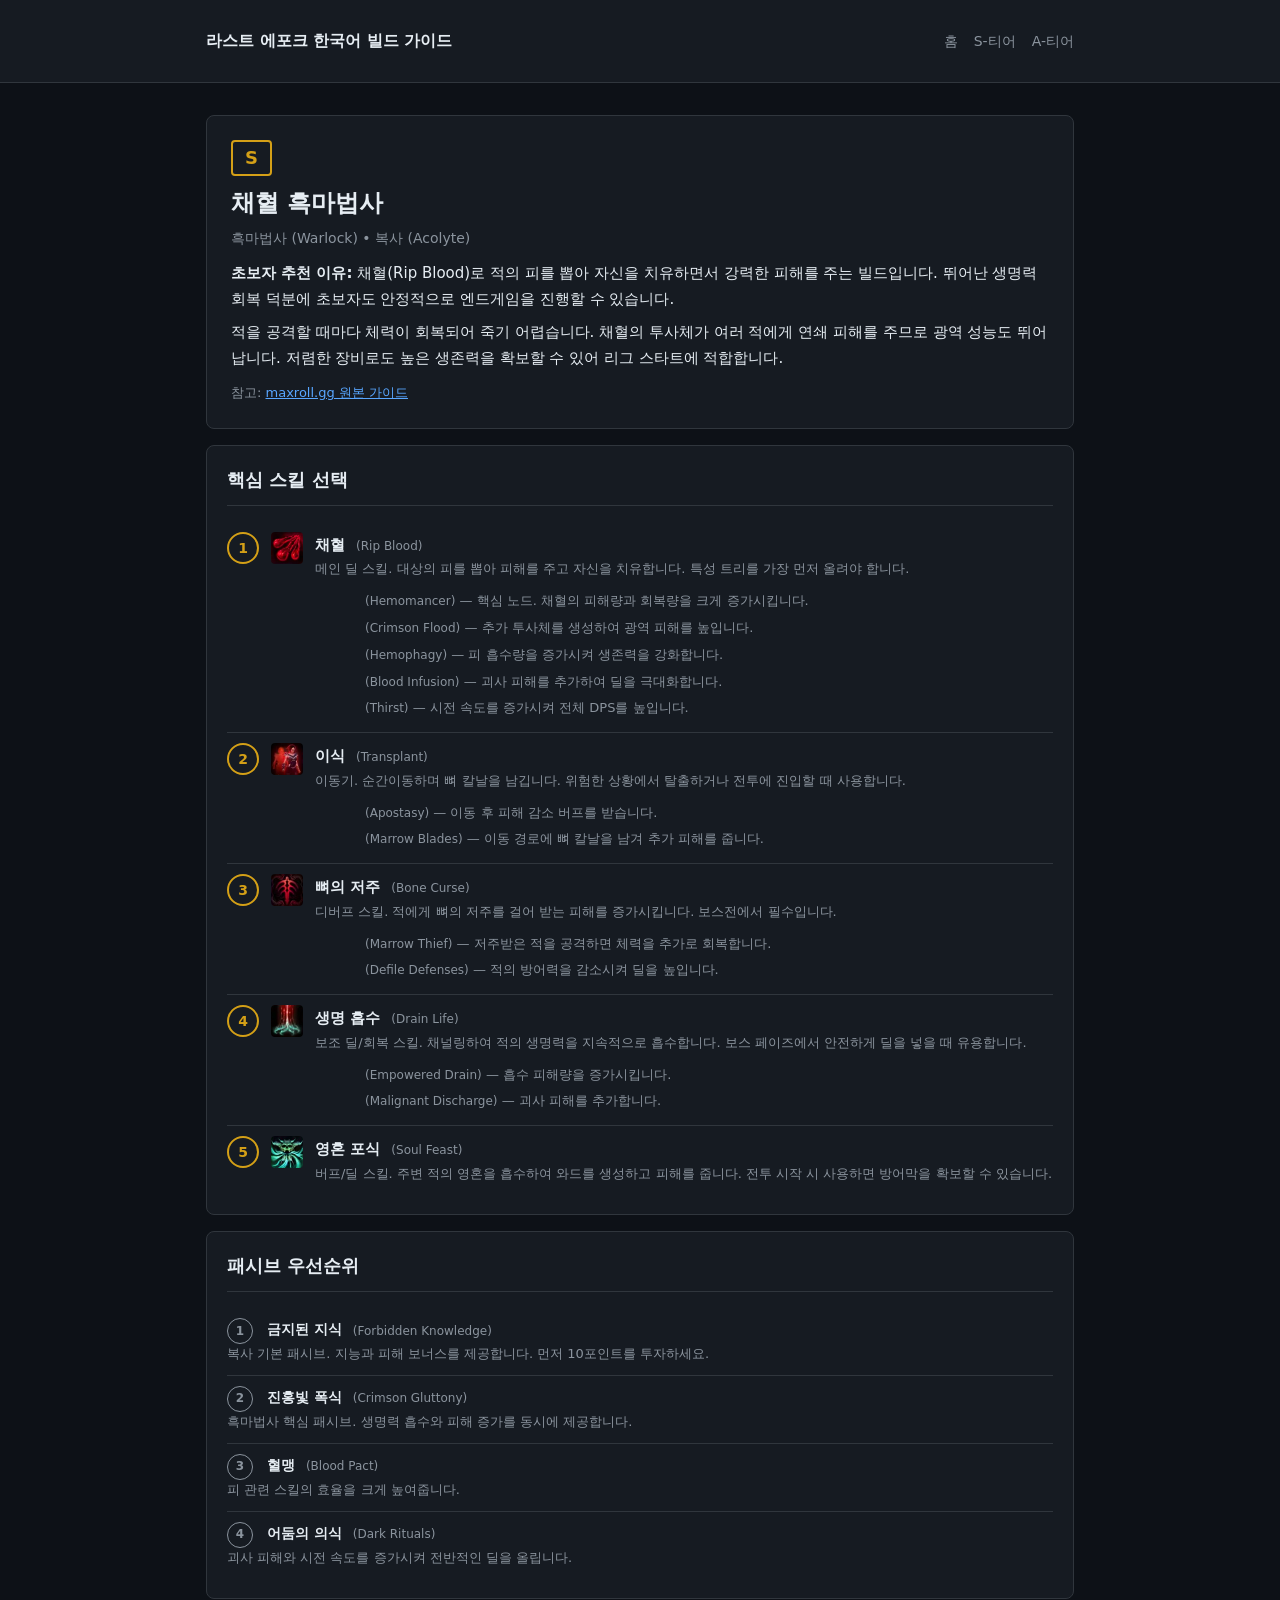
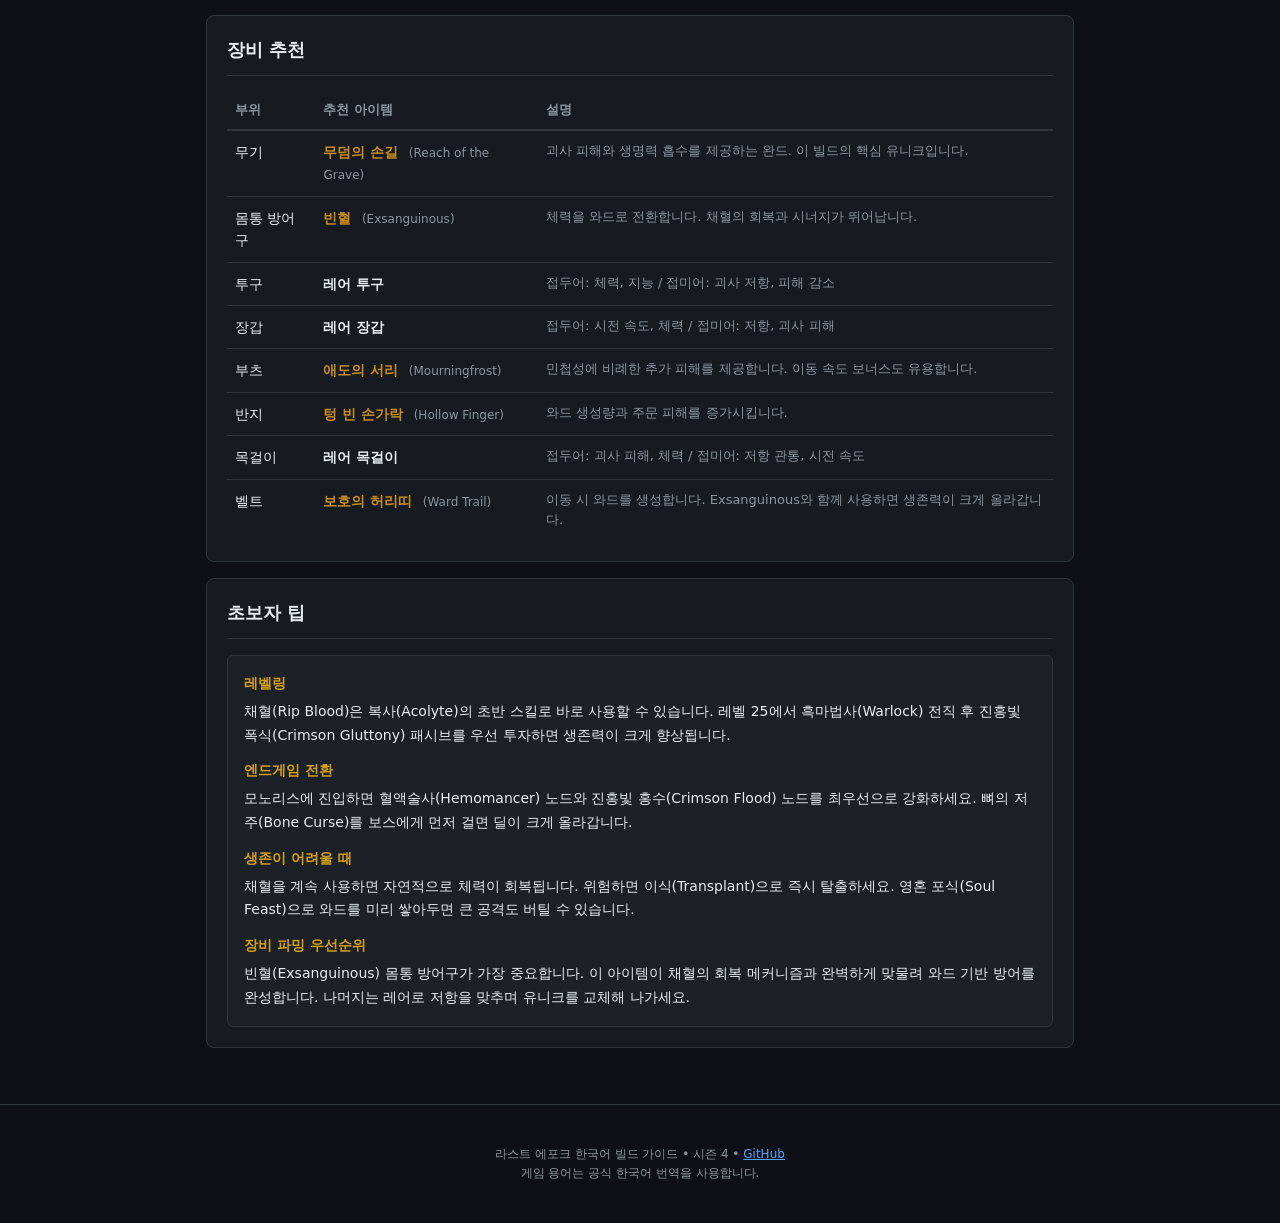
<file: guides/rip-blood-warlock.html>
<!DOCTYPE html>
<html lang="ko">
<head>
  <meta charset="UTF-8">
  <meta name="viewport" content="width=device-width, initial-scale=1.0">
  <title>채혈 흑마법사 - 라스트 에포크 빌드 가이드</title>
  <meta name="description" content="채혈(Rip Blood)로 적의 피를 뽑아 자신을 치유하면서 강력한 피해를 주는 빌드입니다. 뛰어난 생명력 회복 덕분에 초보자도 안정적으로 엔드게임을 진행할 수 있습니다.">
  <meta property="og:title" content="채혈 흑마법사 - 라스트 에포크 시즌4 빌드 가이드">
  <meta property="og:description" content="채혈(Rip Blood)로 적의 피를 뽑아 자신을 치유하면서 강력한 피해를 주는 빌드입니다. 뛰어난 생명력 회복 덕분에 초보자도 안정적으로 엔드게임을 진행할 수 있습니다.">
  <meta property="og:type" content="article">
  <meta property="og:url" content="https://fnrkp089.github.io/lastepoch-kr/rip-blood-warlock.html">
  <link rel="stylesheet" href="style.css">
</head>
<body>

<header class="site-header">
  <div class="container">
    <a href="index.html" class="site-title">라스트 에포크 한국어 빌드 가이드</a>
    <nav class="nav">
      <a href="index.html">홈</a>
      <a href="index.html#s-tier">S-티어</a>
      <a href="index.html#a-tier">A-티어</a>
    </nav>
  </div>
</header>

<main class="container">

  <!-- Build Header -->
  <div class="build-header">
    <span class="tier-badge ">S</span>
    <h1 class="build-title">채혈 흑마법사</h1>
    <div class="build-class">
      흑마법사 (Warlock) &bull; 복사 (Acolyte)
    </div>
    <div class="build-summary">
      <strong>초보자 추천 이유:</strong> 채혈(Rip Blood)로 적의 피를 뽑아 자신을 치유하면서 강력한 피해를 주는 빌드입니다. 뛰어난 생명력 회복 덕분에 초보자도 안정적으로 엔드게임을 진행할 수 있습니다.
    </div>
    <div class="build-summary" style="margin-top:8px">
      적을 공격할 때마다 체력이 회복되어 죽기 어렵습니다. 채혈의 투사체가 여러 적에게 연쇄 피해를 주므로 광역 성능도 뛰어납니다. 저렴한 장비로도 높은 생존력을 확보할 수 있어 리그 스타트에 적합합니다.
    </div>
    <div class="source-link">
      참고: <a href="https://maxroll.gg/last-epoch/build-guides/rip-blood-warlock-guide" target="_blank" rel="noopener">maxroll.gg 원본 가이드</a>
    </div>
  </div>

  <!-- Core Skills -->
  <div class="section">
    <h2>핵심 스킬 선택</h2>
    <div class="skill-step">
      <div class="step-num">1</div>
      <img class="skill-icon" src="https://fnrkp089.github.io/lastepoch-kr/lastepoch_skill_icons/icons/rip_blood.png" alt="채혈" width="32" height="32" loading="lazy">
      <div class="skill-info">
        <span class="skill-name-kr">채혈</span>
        <span class="skill-name-en">(Rip Blood)</span>
        <div class="skill-note">메인 딜 스킬. 대상의 피를 뽑아 피해를 주고 자신을 치유합니다. 특성 트리를 가장 먼저 올려야 합니다.</div>
        <div class="node-list">
          <div class="node-item">
            <span class="node-name"></span>
            <span class="skill-name-en">(Hemomancer)</span>
             — 핵심 노드. 채혈의 피해량과 회복량을 크게 증가시킵니다.
          </div>
          <div class="node-item">
            <span class="node-name"></span>
            <span class="skill-name-en">(Crimson Flood)</span>
             — 추가 투사체를 생성하여 광역 피해를 높입니다.
          </div>
          <div class="node-item">
            <span class="node-name"></span>
            <span class="skill-name-en">(Hemophagy)</span>
             — 피 흡수량을 증가시켜 생존력을 강화합니다.
          </div>
          <div class="node-item">
            <span class="node-name"></span>
            <span class="skill-name-en">(Blood Infusion)</span>
             — 괴사 피해를 추가하여 딜을 극대화합니다.
          </div>
          <div class="node-item">
            <span class="node-name"></span>
            <span class="skill-name-en">(Thirst)</span>
             — 시전 속도를 증가시켜 전체 DPS를 높입니다.
          </div>
        </div>
      </div>
    </div>
    <div class="skill-step">
      <div class="step-num">2</div>
      <img class="skill-icon" src="https://fnrkp089.github.io/lastepoch-kr/lastepoch_skill_icons/icons/transplant.png" alt="이식" width="32" height="32" loading="lazy">
      <div class="skill-info">
        <span class="skill-name-kr">이식</span>
        <span class="skill-name-en">(Transplant)</span>
        <div class="skill-note">이동기. 순간이동하며 뼈 칼날을 남깁니다. 위험한 상황에서 탈출하거나 전투에 진입할 때 사용합니다.</div>
        <div class="node-list">
          <div class="node-item">
            <span class="node-name"></span>
            <span class="skill-name-en">(Apostasy)</span>
             — 이동 후 피해 감소 버프를 받습니다.
          </div>
          <div class="node-item">
            <span class="node-name"></span>
            <span class="skill-name-en">(Marrow Blades)</span>
             — 이동 경로에 뼈 칼날을 남겨 추가 피해를 줍니다.
          </div>
        </div>
      </div>
    </div>
    <div class="skill-step">
      <div class="step-num">3</div>
      <img class="skill-icon" src="https://fnrkp089.github.io/lastepoch-kr/lastepoch_skill_icons/icons/bone_curse.png" alt="뼈의 저주" width="32" height="32" loading="lazy">
      <div class="skill-info">
        <span class="skill-name-kr">뼈의 저주</span>
        <span class="skill-name-en">(Bone Curse)</span>
        <div class="skill-note">디버프 스킬. 적에게 뼈의 저주를 걸어 받는 피해를 증가시킵니다. 보스전에서 필수입니다.</div>
        <div class="node-list">
          <div class="node-item">
            <span class="node-name"></span>
            <span class="skill-name-en">(Marrow Thief)</span>
             — 저주받은 적을 공격하면 체력을 추가로 회복합니다.
          </div>
          <div class="node-item">
            <span class="node-name"></span>
            <span class="skill-name-en">(Defile Defenses)</span>
             — 적의 방어력을 감소시켜 딜을 높입니다.
          </div>
        </div>
      </div>
    </div>
    <div class="skill-step">
      <div class="step-num">4</div>
      <img class="skill-icon" src="https://fnrkp089.github.io/lastepoch-kr/lastepoch_skill_icons/icons/drain_life.png" alt="생명 흡수" width="32" height="32" loading="lazy">
      <div class="skill-info">
        <span class="skill-name-kr">생명 흡수</span>
        <span class="skill-name-en">(Drain Life)</span>
        <div class="skill-note">보조 딜/회복 스킬. 채널링하여 적의 생명력을 지속적으로 흡수합니다. 보스 페이즈에서 안전하게 딜을 넣을 때 유용합니다.</div>
        <div class="node-list">
          <div class="node-item">
            <span class="node-name"></span>
            <span class="skill-name-en">(Empowered Drain)</span>
             — 흡수 피해량을 증가시킵니다.
          </div>
          <div class="node-item">
            <span class="node-name"></span>
            <span class="skill-name-en">(Malignant Discharge)</span>
             — 괴사 피해를 추가합니다.
          </div>
        </div>
      </div>
    </div>
    <div class="skill-step">
      <div class="step-num">5</div>
      <img class="skill-icon" src="https://fnrkp089.github.io/lastepoch-kr/lastepoch_skill_icons/icons/soul_feast.png" alt="영혼 포식" width="32" height="32" loading="lazy">
      <div class="skill-info">
        <span class="skill-name-kr">영혼 포식</span>
        <span class="skill-name-en">(Soul Feast)</span>
        <div class="skill-note">버프/딜 스킬. 주변 적의 영혼을 흡수하여 와드를 생성하고 피해를 줍니다. 전투 시작 시 사용하면 방어막을 확보할 수 있습니다.</div>
      </div>
    </div>
  </div>

  <!-- Passive Priorities -->
  <div class="section">
    <h2>패시브 우선순위</h2>
    <ol class="passive-list">
      <li class="passive-item">
        <span class="passive-name">금지된 지식</span>
        <span class="skill-name-en">(Forbidden Knowledge)</span>
        <div class="passive-note">복사 기본 패시브. 지능과 피해 보너스를 제공합니다. 먼저 10포인트를 투자하세요.</div>
      </li>
      <li class="passive-item">
        <span class="passive-name">진홍빛 폭식</span>
        <span class="skill-name-en">(Crimson Gluttony)</span>
        <div class="passive-note">흑마법사 핵심 패시브. 생명력 흡수와 피해 증가를 동시에 제공합니다.</div>
      </li>
      <li class="passive-item">
        <span class="passive-name">혈맹</span>
        <span class="skill-name-en">(Blood Pact)</span>
        <div class="passive-note">피 관련 스킬의 효율을 크게 높여줍니다.</div>
      </li>
      <li class="passive-item">
        <span class="passive-name">어둠의 의식</span>
        <span class="skill-name-en">(Dark Rituals)</span>
        <div class="passive-note">괴사 피해와 시전 속도를 증가시켜 전반적인 딜을 올립니다.</div>
      </li>
    </ol>
  </div>

  <!-- Gear Recommendations -->
  <div class="section">
    <h2>장비 추천</h2>
    <table class="gear-table">
      <thead>
        <tr>
          <th>부위</th>
          <th>추천 아이템</th>
          <th>설명</th>
        </tr>
      </thead>
      <tbody>
        <tr>
          <td>무기</td>
          <td>
            <span class="unique-name">무덤의 손길</span>
            <span class="skill-name-en">(Reach of the Grave)</span>
          </td>
          <td class="gear-note">괴사 피해와 생명력 흡수를 제공하는 완드. 이 빌드의 핵심 유니크입니다.</td>
        </tr>
        <tr>
          <td>몸통 방어구</td>
          <td>
            <span class="unique-name">빈혈</span>
            <span class="skill-name-en">(Exsanguinous)</span>
          </td>
          <td class="gear-note">체력을 와드로 전환합니다. 채혈의 회복과 시너지가 뛰어납니다.</td>
        </tr>
        <tr>
          <td>투구</td>
          <td>
            <span class="rare-name">레어 투구</span>
          </td>
          <td class="gear-note">접두어: 체력, 지능 / 접미어: 괴사 저항, 피해 감소</td>
        </tr>
        <tr>
          <td>장갑</td>
          <td>
            <span class="rare-name">레어 장갑</span>
          </td>
          <td class="gear-note">접두어: 시전 속도, 체력 / 접미어: 저항, 괴사 피해</td>
        </tr>
        <tr>
          <td>부츠</td>
          <td>
            <span class="unique-name">애도의 서리</span>
            <span class="skill-name-en">(Mourningfrost)</span>
          </td>
          <td class="gear-note">민첩성에 비례한 추가 피해를 제공합니다. 이동 속도 보너스도 유용합니다.</td>
        </tr>
        <tr>
          <td>반지</td>
          <td>
            <span class="unique-name">텅 빈 손가락</span>
            <span class="skill-name-en">(Hollow Finger)</span>
          </td>
          <td class="gear-note">와드 생성량과 주문 피해를 증가시킵니다.</td>
        </tr>
        <tr>
          <td>목걸이</td>
          <td>
            <span class="rare-name">레어 목걸이</span>
          </td>
          <td class="gear-note">접두어: 괴사 피해, 체력 / 접미어: 저항 관통, 시전 속도</td>
        </tr>
        <tr>
          <td>벨트</td>
          <td>
            <span class="unique-name">보호의 허리띠</span>
            <span class="skill-name-en">(Ward Trail)</span>
          </td>
          <td class="gear-note">이동 시 와드를 생성합니다. Exsanguinous와 함께 사용하면 생존력이 크게 올라갑니다.</td>
        </tr>
      </tbody>
    </table>
  </div>

  <!-- Beginner Tips -->
  <div class="section">
    <h2>초보자 팁</h2>
    <div class="tip-box">
      <div class="tip-content">
        <div class="tip-title">레벨링</div>
        채혈(Rip Blood)은 복사(Acolyte)의 초반 스킬로 바로 사용할 수 있습니다. 레벨 25에서 흑마법사(Warlock) 전직 후 진홍빛 폭식(Crimson Gluttony) 패시브를 우선 투자하면 생존력이 크게 향상됩니다.
      </div>
      <div class="tip-content">
        <div class="tip-title">엔드게임 전환</div>
        모노리스에 진입하면 혈액술사(Hemomancer) 노드와 진홍빛 홍수(Crimson Flood) 노드를 최우선으로 강화하세요. 뼈의 저주(Bone Curse)를 보스에게 먼저 걸면 딜이 크게 올라갑니다.
      </div>
      <div class="tip-content">
        <div class="tip-title">생존이 어려울 때</div>
        채혈을 계속 사용하면 자연적으로 체력이 회복됩니다. 위험하면 이식(Transplant)으로 즉시 탈출하세요. 영혼 포식(Soul Feast)으로 와드를 미리 쌓아두면 큰 공격도 버틸 수 있습니다.
      </div>
      <div class="tip-content">
        <div class="tip-title">장비 파밍 우선순위</div>
        빈혈(Exsanguinous) 몸통 방어구가 가장 중요합니다. 이 아이템이 채혈의 회복 메커니즘과 완벽하게 맞물려 와드 기반 방어를 완성합니다. 나머지는 레어로 저항을 맞추며 유니크를 교체해 나가세요.
      </div>
    </div>
  </div>

</main>

<footer class="site-footer">
  <div class="container">
    라스트 에포크 한국어 빌드 가이드 &bull; 시즌 4 &bull;
    <a href="https://github.com/fnrkp089/lastepoch-kr" target="_blank">GitHub</a>
    <br>게임 용어는 공식 한국어 번역을 사용합니다.
  </div>
</footer>

</body>
</html>
</file>
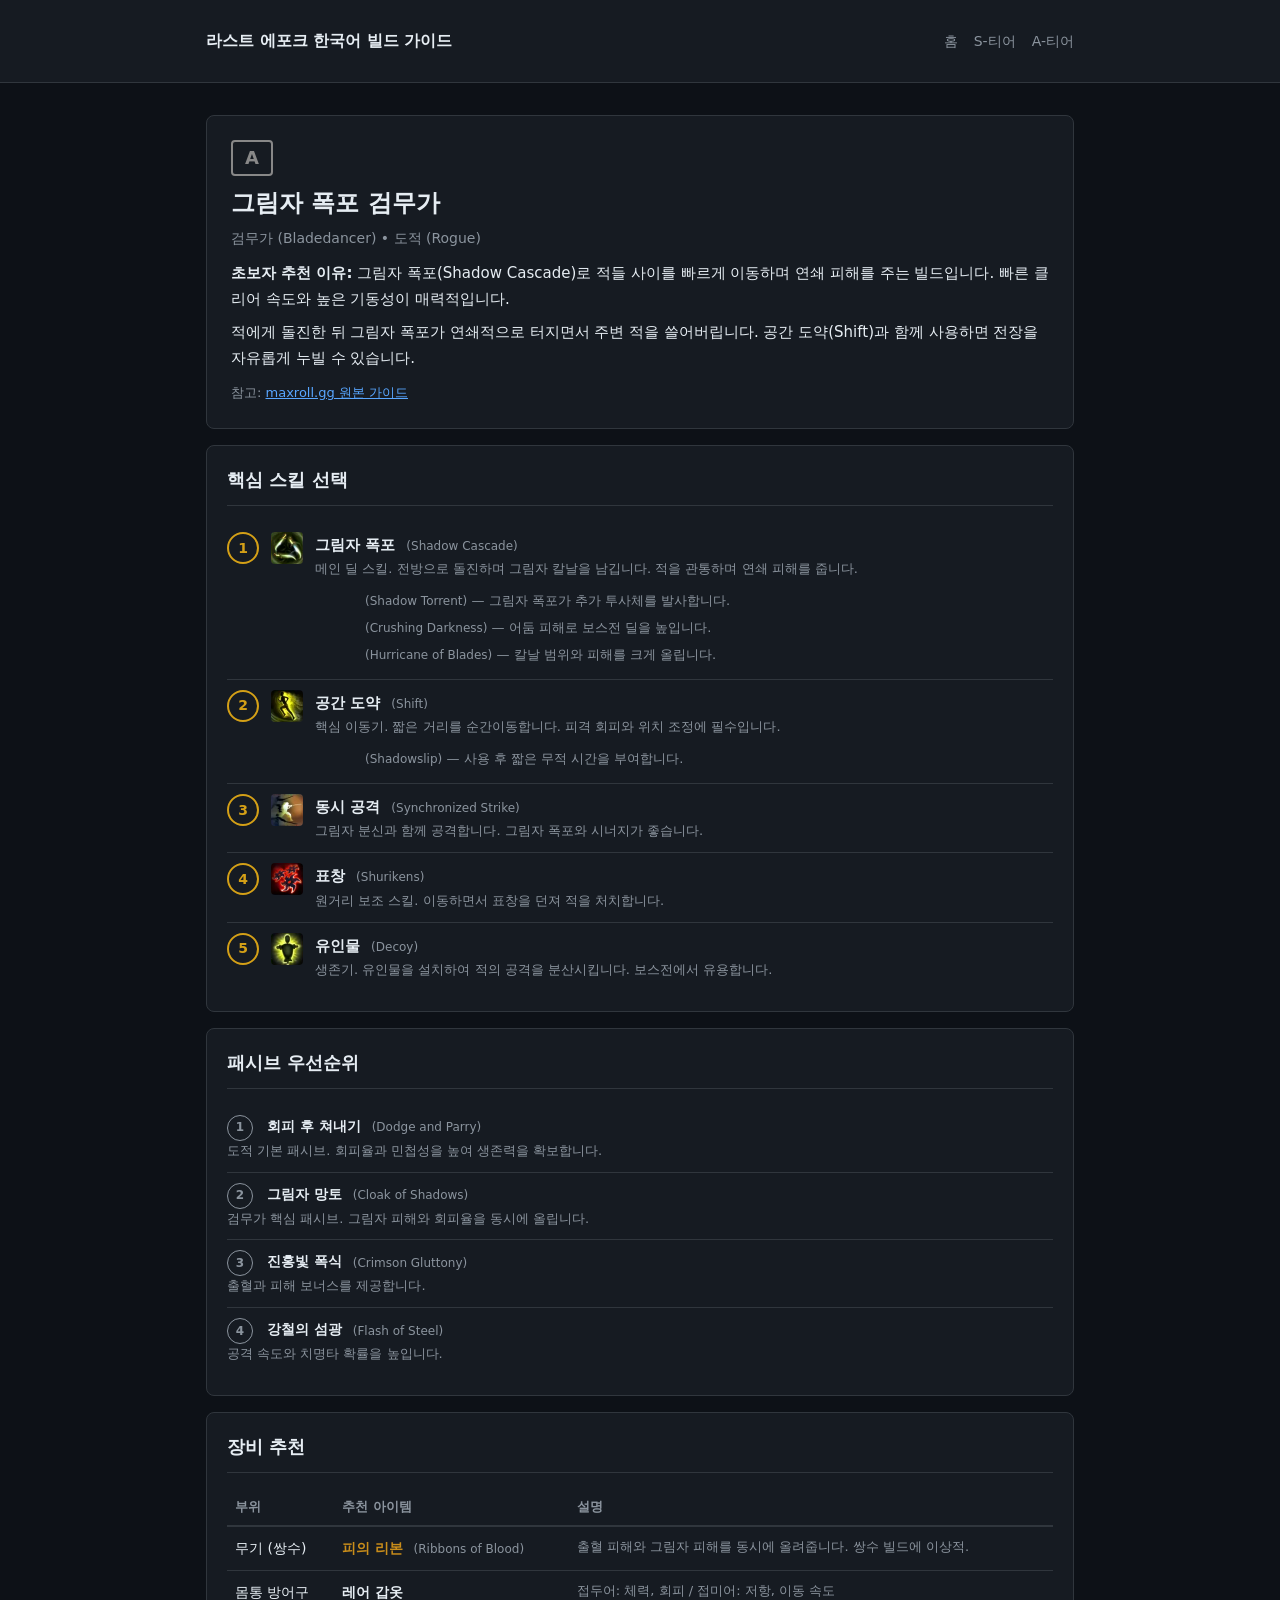
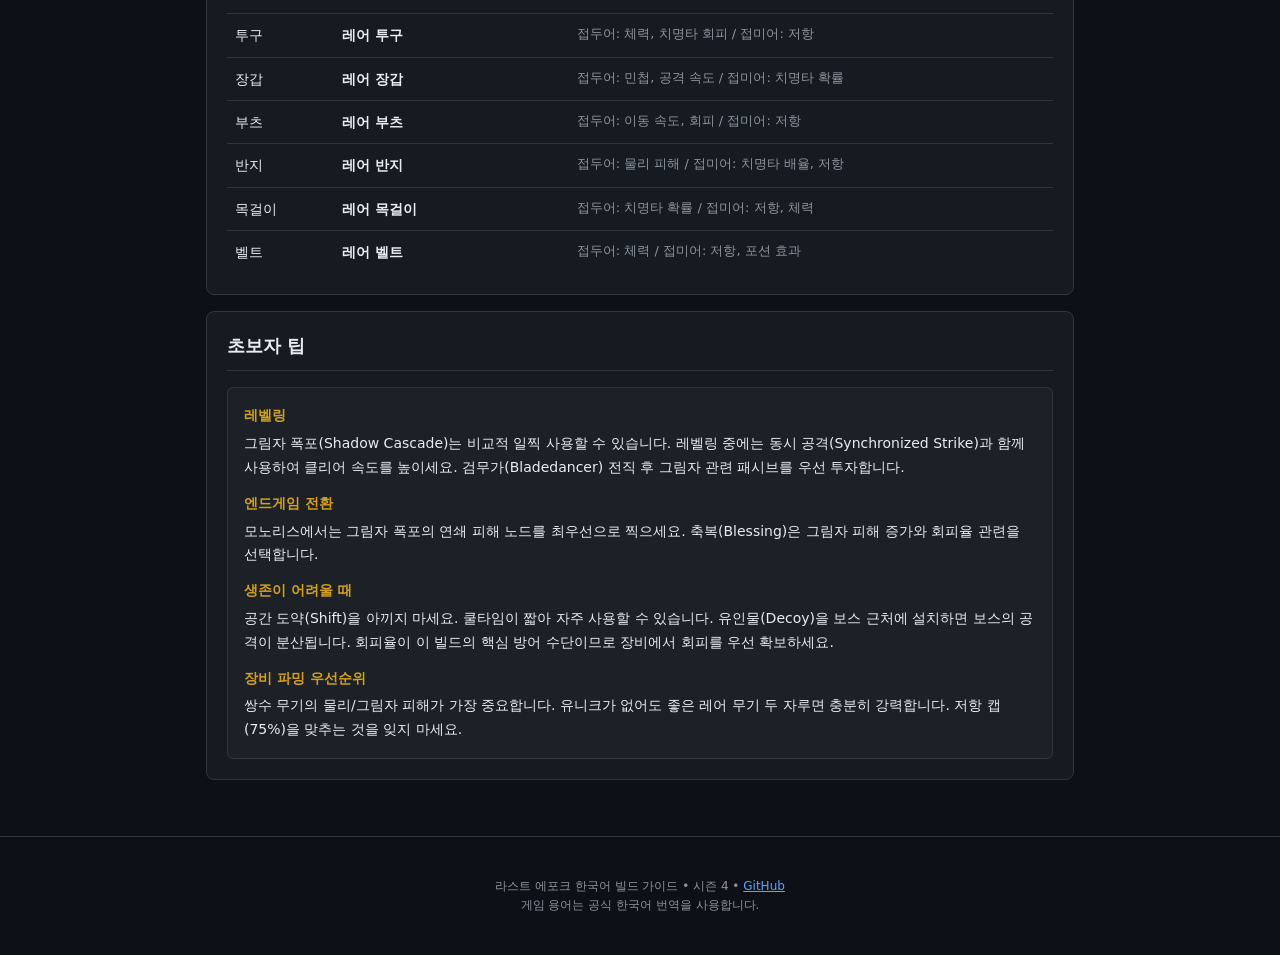
<file: guides/shadow-cascade-bladedancer.html>
<!DOCTYPE html>
<html lang="ko">
<head>
  <meta charset="UTF-8">
  <meta name="viewport" content="width=device-width, initial-scale=1.0">
  <title>그림자 폭포 검무가 - 라스트 에포크 빌드 가이드</title>
  <meta name="description" content="그림자 폭포(Shadow Cascade)로 적들 사이를 빠르게 이동하며 연쇄 피해를 주는 빌드입니다. 빠른 클리어 속도와 높은 기동성이 매력적입니다.">
  <meta property="og:title" content="그림자 폭포 검무가 - 라스트 에포크 시즌4 빌드 가이드">
  <meta property="og:description" content="그림자 폭포(Shadow Cascade)로 적들 사이를 빠르게 이동하며 연쇄 피해를 주는 빌드입니다. 빠른 클리어 속도와 높은 기동성이 매력적입니다.">
  <meta property="og:type" content="article">
  <meta property="og:url" content="https://fnrkp089.github.io/lastepoch-kr/shadow-cascade-bladedancer.html">
  <link rel="stylesheet" href="style.css">
</head>
<body>

<header class="site-header">
  <div class="container">
    <a href="index.html" class="site-title">라스트 에포크 한국어 빌드 가이드</a>
    <nav class="nav">
      <a href="index.html">홈</a>
      <a href="index.html#s-tier">S-티어</a>
      <a href="index.html#a-tier">A-티어</a>
    </nav>
  </div>
</header>

<main class="container">

  <!-- Build Header -->
  <div class="build-header">
    <span class="tier-badge tier-a">A</span>
    <h1 class="build-title">그림자 폭포 검무가</h1>
    <div class="build-class">
      검무가 (Bladedancer) &bull; 도적 (Rogue)
    </div>
    <div class="build-summary">
      <strong>초보자 추천 이유:</strong> 그림자 폭포(Shadow Cascade)로 적들 사이를 빠르게 이동하며 연쇄 피해를 주는 빌드입니다. 빠른 클리어 속도와 높은 기동성이 매력적입니다.
    </div>
    <div class="build-summary" style="margin-top:8px">
      적에게 돌진한 뒤 그림자 폭포가 연쇄적으로 터지면서 주변 적을 쓸어버립니다. 공간 도약(Shift)과 함께 사용하면 전장을 자유롭게 누빌 수 있습니다.
    </div>
    <div class="source-link">
      참고: <a href="https://maxroll.gg/last-epoch/build-guides/shadow-cascade-bladedancer-guide" target="_blank" rel="noopener">maxroll.gg 원본 가이드</a>
    </div>
  </div>

  <!-- Core Skills -->
  <div class="section">
    <h2>핵심 스킬 선택</h2>
    <div class="skill-step">
      <div class="step-num">1</div>
      <img class="skill-icon" src="https://fnrkp089.github.io/lastepoch-kr/lastepoch_skill_icons/icons/shadow_cascade.png" alt="그림자 폭포" width="32" height="32" loading="lazy">
      <div class="skill-info">
        <span class="skill-name-kr">그림자 폭포</span>
        <span class="skill-name-en">(Shadow Cascade)</span>
        <div class="skill-note">메인 딜 스킬. 전방으로 돌진하며 그림자 칼날을 남깁니다. 적을 관통하며 연쇄 피해를 줍니다.</div>
        <div class="node-list">
          <div class="node-item">
            <span class="node-name"></span>
            <span class="skill-name-en">(Shadow Torrent)</span>
             — 그림자 폭포가 추가 투사체를 발사합니다.
          </div>
          <div class="node-item">
            <span class="node-name"></span>
            <span class="skill-name-en">(Crushing Darkness)</span>
             — 어둠 피해로 보스전 딜을 높입니다.
          </div>
          <div class="node-item">
            <span class="node-name"></span>
            <span class="skill-name-en">(Hurricane of Blades)</span>
             — 칼날 범위와 피해를 크게 올립니다.
          </div>
        </div>
      </div>
    </div>
    <div class="skill-step">
      <div class="step-num">2</div>
      <img class="skill-icon" src="https://fnrkp089.github.io/lastepoch-kr/lastepoch_skill_icons/icons/shift.png" alt="공간 도약" width="32" height="32" loading="lazy">
      <div class="skill-info">
        <span class="skill-name-kr">공간 도약</span>
        <span class="skill-name-en">(Shift)</span>
        <div class="skill-note">핵심 이동기. 짧은 거리를 순간이동합니다. 피격 회피와 위치 조정에 필수입니다.</div>
        <div class="node-list">
          <div class="node-item">
            <span class="node-name"></span>
            <span class="skill-name-en">(Shadowslip)</span>
             — 사용 후 짧은 무적 시간을 부여합니다.
          </div>
        </div>
      </div>
    </div>
    <div class="skill-step">
      <div class="step-num">3</div>
      <img class="skill-icon" src="https://fnrkp089.github.io/lastepoch-kr/lastepoch_skill_icons/icons/synchronized_strike.png" alt="동시 공격" width="32" height="32" loading="lazy">
      <div class="skill-info">
        <span class="skill-name-kr">동시 공격</span>
        <span class="skill-name-en">(Synchronized Strike)</span>
        <div class="skill-note">그림자 분신과 함께 공격합니다. 그림자 폭포와 시너지가 좋습니다.</div>
      </div>
    </div>
    <div class="skill-step">
      <div class="step-num">4</div>
      <img class="skill-icon" src="https://fnrkp089.github.io/lastepoch-kr/lastepoch_skill_icons/icons/shurikens.png" alt="표창" width="32" height="32" loading="lazy">
      <div class="skill-info">
        <span class="skill-name-kr">표창</span>
        <span class="skill-name-en">(Shurikens)</span>
        <div class="skill-note">원거리 보조 스킬. 이동하면서 표창을 던져 적을 처치합니다.</div>
      </div>
    </div>
    <div class="skill-step">
      <div class="step-num">5</div>
      <img class="skill-icon" src="https://fnrkp089.github.io/lastepoch-kr/lastepoch_skill_icons/icons/decoy.png" alt="유인물" width="32" height="32" loading="lazy">
      <div class="skill-info">
        <span class="skill-name-kr">유인물</span>
        <span class="skill-name-en">(Decoy)</span>
        <div class="skill-note">생존기. 유인물을 설치하여 적의 공격을 분산시킵니다. 보스전에서 유용합니다.</div>
      </div>
    </div>
  </div>

  <!-- Passive Priorities -->
  <div class="section">
    <h2>패시브 우선순위</h2>
    <ol class="passive-list">
      <li class="passive-item">
        <span class="passive-name">회피 후 쳐내기</span>
        <span class="skill-name-en">(Dodge and Parry)</span>
        <div class="passive-note">도적 기본 패시브. 회피율과 민첩성을 높여 생존력을 확보합니다.</div>
      </li>
      <li class="passive-item">
        <span class="passive-name">그림자 망토</span>
        <span class="skill-name-en">(Cloak of Shadows)</span>
        <div class="passive-note">검무가 핵심 패시브. 그림자 피해와 회피율을 동시에 올립니다.</div>
      </li>
      <li class="passive-item">
        <span class="passive-name">진홍빛 폭식</span>
        <span class="skill-name-en">(Crimson Gluttony)</span>
        <div class="passive-note">출혈과 피해 보너스를 제공합니다.</div>
      </li>
      <li class="passive-item">
        <span class="passive-name">강철의 섬광</span>
        <span class="skill-name-en">(Flash of Steel)</span>
        <div class="passive-note">공격 속도와 치명타 확률을 높입니다.</div>
      </li>
    </ol>
  </div>

  <!-- Gear Recommendations -->
  <div class="section">
    <h2>장비 추천</h2>
    <table class="gear-table">
      <thead>
        <tr>
          <th>부위</th>
          <th>추천 아이템</th>
          <th>설명</th>
        </tr>
      </thead>
      <tbody>
        <tr>
          <td>무기 (쌍수)</td>
          <td>
            <span class="unique-name">피의 리본</span>
            <span class="skill-name-en">(Ribbons of Blood)</span>
          </td>
          <td class="gear-note">출혈 피해와 그림자 피해를 동시에 올려줍니다. 쌍수 빌드에 이상적.</td>
        </tr>
        <tr>
          <td>몸통 방어구</td>
          <td>
            <span class="rare-name">레어 갑옷</span>
          </td>
          <td class="gear-note">접두어: 체력, 회피 / 접미어: 저항, 이동 속도</td>
        </tr>
        <tr>
          <td>투구</td>
          <td>
            <span class="rare-name">레어 투구</span>
          </td>
          <td class="gear-note">접두어: 체력, 치명타 회피 / 접미어: 저항</td>
        </tr>
        <tr>
          <td>장갑</td>
          <td>
            <span class="rare-name">레어 장갑</span>
          </td>
          <td class="gear-note">접두어: 민첩, 공격 속도 / 접미어: 치명타 확률</td>
        </tr>
        <tr>
          <td>부츠</td>
          <td>
            <span class="rare-name">레어 부츠</span>
          </td>
          <td class="gear-note">접두어: 이동 속도, 회피 / 접미어: 저항</td>
        </tr>
        <tr>
          <td>반지</td>
          <td>
            <span class="rare-name">레어 반지</span>
          </td>
          <td class="gear-note">접두어: 물리 피해 / 접미어: 치명타 배율, 저항</td>
        </tr>
        <tr>
          <td>목걸이</td>
          <td>
            <span class="rare-name">레어 목걸이</span>
          </td>
          <td class="gear-note">접두어: 치명타 확률 / 접미어: 저항, 체력</td>
        </tr>
        <tr>
          <td>벨트</td>
          <td>
            <span class="rare-name">레어 벨트</span>
          </td>
          <td class="gear-note">접두어: 체력 / 접미어: 저항, 포션 효과</td>
        </tr>
      </tbody>
    </table>
  </div>

  <!-- Beginner Tips -->
  <div class="section">
    <h2>초보자 팁</h2>
    <div class="tip-box">
      <div class="tip-content">
        <div class="tip-title">레벨링</div>
        그림자 폭포(Shadow Cascade)는 비교적 일찍 사용할 수 있습니다. 레벨링 중에는 동시 공격(Synchronized Strike)과 함께 사용하여 클리어 속도를 높이세요. 검무가(Bladedancer) 전직 후 그림자 관련 패시브를 우선 투자합니다.
      </div>
      <div class="tip-content">
        <div class="tip-title">엔드게임 전환</div>
        모노리스에서는 그림자 폭포의 연쇄 피해 노드를 최우선으로 찍으세요. 축복(Blessing)은 그림자 피해 증가와 회피율 관련을 선택합니다.
      </div>
      <div class="tip-content">
        <div class="tip-title">생존이 어려울 때</div>
        공간 도약(Shift)을 아끼지 마세요. 쿨타임이 짧아 자주 사용할 수 있습니다. 유인물(Decoy)을 보스 근처에 설치하면 보스의 공격이 분산됩니다. 회피율이 이 빌드의 핵심 방어 수단이므로 장비에서 회피를 우선 확보하세요.
      </div>
      <div class="tip-content">
        <div class="tip-title">장비 파밍 우선순위</div>
        쌍수 무기의 물리/그림자 피해가 가장 중요합니다. 유니크가 없어도 좋은 레어 무기 두 자루면 충분히 강력합니다. 저항 캡(75%)을 맞추는 것을 잊지 마세요.
      </div>
    </div>
  </div>

</main>

<footer class="site-footer">
  <div class="container">
    라스트 에포크 한국어 빌드 가이드 &bull; 시즌 4 &bull;
    <a href="https://github.com/fnrkp089/lastepoch-kr" target="_blank">GitHub</a>
    <br>게임 용어는 공식 한국어 번역을 사용합니다.
  </div>
</footer>

</body>
</html>
</file>
<file: guides/style.css>
/* Last Epoch Korean Build Guide — Season 4 */
:root {
  --bg: #0d1117;
  --bg-card: #161b22;
  --bg-section: #1c2128;
  --text: #e6edf3;
  --text-muted: #8b949e;
  --border: #30363d;
  --gold: #d4a017;
  --silver: #888;
  --accent: #58a6ff;
  --link: #58a6ff;
  --unique: #c98d1a;
}

* { margin: 0; padding: 0; box-sizing: border-box; }

body {
  font-family: system-ui, -apple-system, 'Segoe UI', sans-serif;
  background: var(--bg);
  color: var(--text);
  line-height: 1.6;
  min-height: 100vh;
}

/* Layout */
.container {
  max-width: 900px;
  margin: 0 auto;
  padding: 16px;
}

/* Header */
.site-header {
  background: var(--bg-card);
  border-bottom: 1px solid var(--border);
  padding: 12px 0;
  position: sticky;
  top: 0;
  z-index: 100;
}

.site-header .container {
  display: flex;
  justify-content: space-between;
  align-items: center;
  flex-wrap: wrap;
  gap: 8px;
}

.site-title {
  font-size: 16px;
  font-weight: 700;
  color: var(--text);
  text-decoration: none;
}

.site-title:hover { color: var(--accent); }

.nav {
  display: flex;
  gap: 16px;
  font-size: 14px;
}

.nav a {
  color: var(--text-muted);
  text-decoration: none;
}

.nav a:hover { color: var(--text); }

/* Build Header */
.build-header {
  background: var(--bg-card);
  border: 1px solid var(--border);
  border-radius: 8px;
  padding: 24px;
  margin: 16px 0;
}

.tier-badge {
  display: inline-block;
  padding: 2px 12px;
  border: 2px solid var(--gold);
  border-radius: 4px;
  font-weight: 800;
  font-size: 18px;
  color: var(--gold);
  margin-bottom: 8px;
}

.tier-badge.tier-a {
  border-color: var(--silver);
  color: var(--silver);
}

.build-title {
  font-size: 24px;
  font-weight: 700;
  margin-bottom: 4px;
}

.build-class {
  font-size: 14px;
  color: var(--text-muted);
  margin-bottom: 12px;
}

.build-summary {
  font-size: 15px;
  line-height: 1.7;
  color: var(--text);
}

.source-link {
  font-size: 13px;
  color: var(--text-muted);
  margin-top: 12px;
}

.source-link a { color: var(--accent); }

/* Section cards */
.section {
  background: var(--bg-card);
  border: 1px solid var(--border);
  border-radius: 8px;
  padding: 20px;
  margin-bottom: 16px;
}

.section h2 {
  font-size: 18px;
  font-weight: 700;
  border-bottom: 1px solid var(--border);
  padding-bottom: 10px;
  margin-bottom: 16px;
  color: var(--text);
}

/* Skill steps */
.skill-step {
  display: flex;
  align-items: flex-start;
  gap: 12px;
  padding: 10px 0;
  border-bottom: 1px solid var(--border);
}

.skill-step:last-child { border-bottom: none; }

.step-num {
  width: 32px;
  height: 32px;
  border: 2px solid var(--gold);
  border-radius: 50%;
  display: flex;
  align-items: center;
  justify-content: center;
  font-weight: 700;
  font-size: 14px;
  color: var(--gold);
  flex-shrink: 0;
}

.skill-icon {
  width: 32px;
  height: 32px;
  border-radius: 4px;
  flex-shrink: 0;
  background: var(--bg-section);
}

.skill-info {
  flex: 1;
}

.skill-name-kr {
  font-weight: 700;
  font-size: 15px;
}

.skill-name-en {
  color: var(--text-muted);
  font-size: 12px;
  margin-left: 6px;
}

.skill-note {
  color: var(--text-muted);
  font-size: 13px;
  margin-top: 2px;
}

/* Skill tree nodes */
.node-list {
  margin-top: 8px;
  padding-left: 44px;
}

.node-item {
  font-size: 13px;
  color: var(--text-muted);
  padding: 3px 0;
}

.node-item .node-name {
  color: var(--text);
  font-weight: 600;
}

/* Passive priorities */
.passive-list {
  list-style: none;
  counter-reset: passive;
}

.passive-item {
  counter-increment: passive;
  padding: 10px 0;
  border-bottom: 1px solid var(--border);
  font-size: 14px;
}

.passive-item:last-child { border-bottom: none; }

.passive-item::before {
  content: counter(passive);
  display: inline-flex;
  align-items: center;
  justify-content: center;
  width: 24px;
  height: 24px;
  border: 1px solid var(--text-muted);
  border-radius: 50%;
  font-size: 12px;
  font-weight: 700;
  margin-right: 10px;
  color: var(--text-muted);
}

.passive-name {
  font-weight: 700;
}

.passive-note {
  color: var(--text-muted);
  font-size: 13px;
}

/* Gear table */
.gear-table {
  width: 100%;
  border-collapse: collapse;
  font-size: 14px;
}

.gear-table th {
  text-align: left;
  padding: 8px;
  border-bottom: 2px solid var(--border);
  color: var(--text-muted);
  font-size: 13px;
  font-weight: 600;
}

.gear-table td {
  padding: 10px 8px;
  border-bottom: 1px solid var(--border);
  vertical-align: top;
}

.gear-table tr:last-child td { border-bottom: none; }

.unique-name {
  font-weight: 700;
  color: var(--unique);
}

.rare-name {
  font-weight: 600;
  color: var(--text);
}

.gear-note {
  color: var(--text-muted);
  font-size: 13px;
}

/* Tips */
.tip-box {
  background: var(--bg-section);
  border: 1px solid var(--border);
  border-radius: 6px;
  padding: 16px;
  font-size: 14px;
  line-height: 1.7;
}

.tip-title {
  font-weight: 700;
  color: var(--gold);
  margin-bottom: 4px;
}

.tip-content {
  color: var(--text);
  margin-bottom: 12px;
}

.tip-content:last-child { margin-bottom: 0; }

/* Footer */
.site-footer {
  text-align: center;
  font-size: 12px;
  color: var(--text-muted);
  padding: 24px 16px;
  border-top: 1px solid var(--border);
  margin-top: 24px;
}

.site-footer a { color: var(--accent); }

/* === INDEX PAGE === */
.hero {
  text-align: center;
  padding: 40px 16px;
}

.hero h1 {
  font-size: 28px;
  font-weight: 800;
  margin-bottom: 8px;
}

.hero p {
  font-size: 16px;
  color: var(--text-muted);
}

.tier-section {
  margin-bottom: 32px;
}

.tier-title {
  font-size: 20px;
  font-weight: 700;
  margin-bottom: 12px;
  display: flex;
  align-items: center;
  gap: 8px;
}

.tier-title .badge {
  display: inline-block;
  padding: 2px 10px;
  border: 2px solid;
  border-radius: 4px;
  font-weight: 800;
  font-size: 16px;
}

.tier-title .badge-s { border-color: var(--gold); color: var(--gold); }
.tier-title .badge-a { border-color: var(--silver); color: var(--silver); }

/* Build cards (index) */
.build-grid {
  display: grid;
  grid-template-columns: repeat(auto-fill, minmax(280px, 1fr));
  gap: 12px;
}

.build-card {
  background: var(--bg-card);
  border: 1px solid var(--border);
  border-radius: 8px;
  padding: 16px;
  text-decoration: none;
  color: var(--text);
  transition: border-color 0.2s;
}

.build-card:hover {
  border-color: var(--accent);
}

.build-card h3 {
  font-size: 16px;
  font-weight: 700;
  margin-bottom: 4px;
}

.build-card .card-class {
  font-size: 13px;
  color: var(--text-muted);
  margin-bottom: 8px;
}

.build-card .card-summary {
  font-size: 13px;
  color: var(--text-muted);
  line-height: 1.5;
}

/* Responsive */
@media (max-width: 768px) {
  .build-title { font-size: 20px; }
  .hero h1 { font-size: 22px; }
  .build-grid { grid-template-columns: 1fr; }
  .gear-table { font-size: 13px; }
  .site-header .container { flex-direction: column; align-items: flex-start; }
}
</file>
